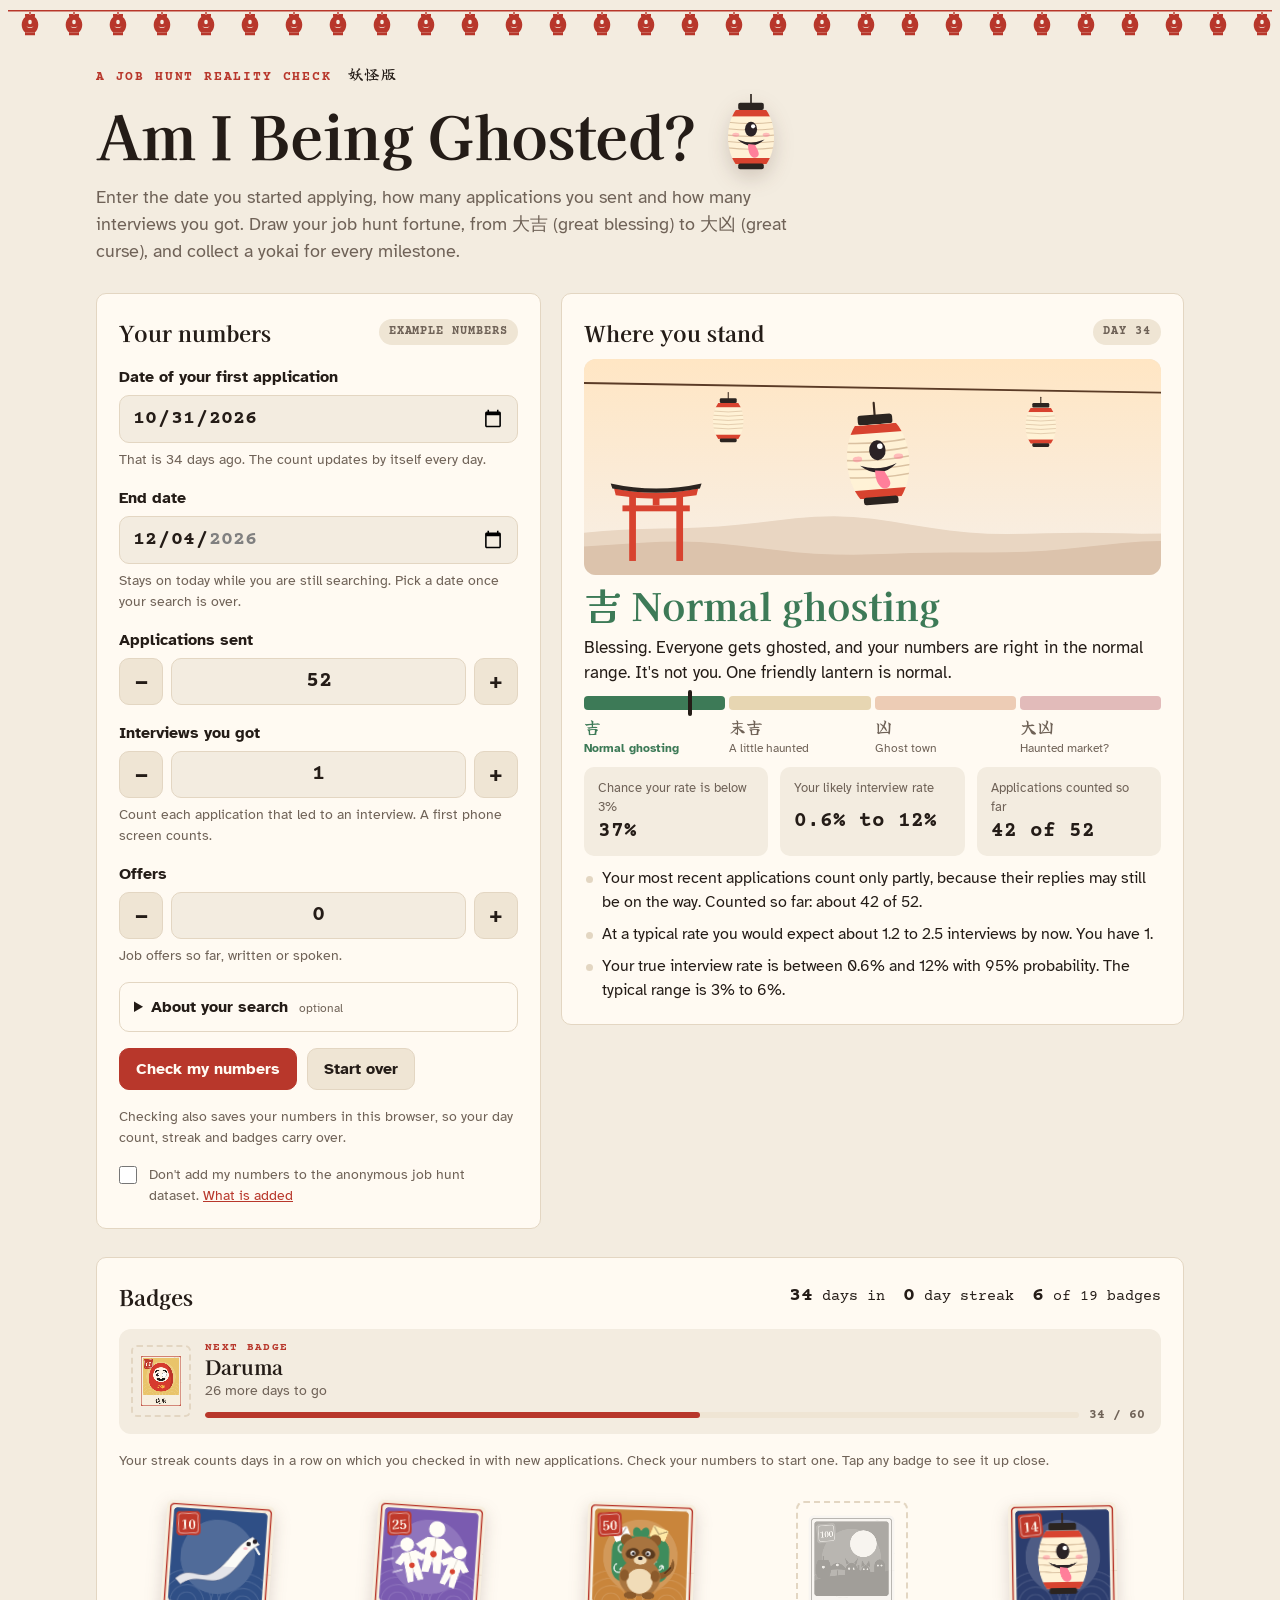
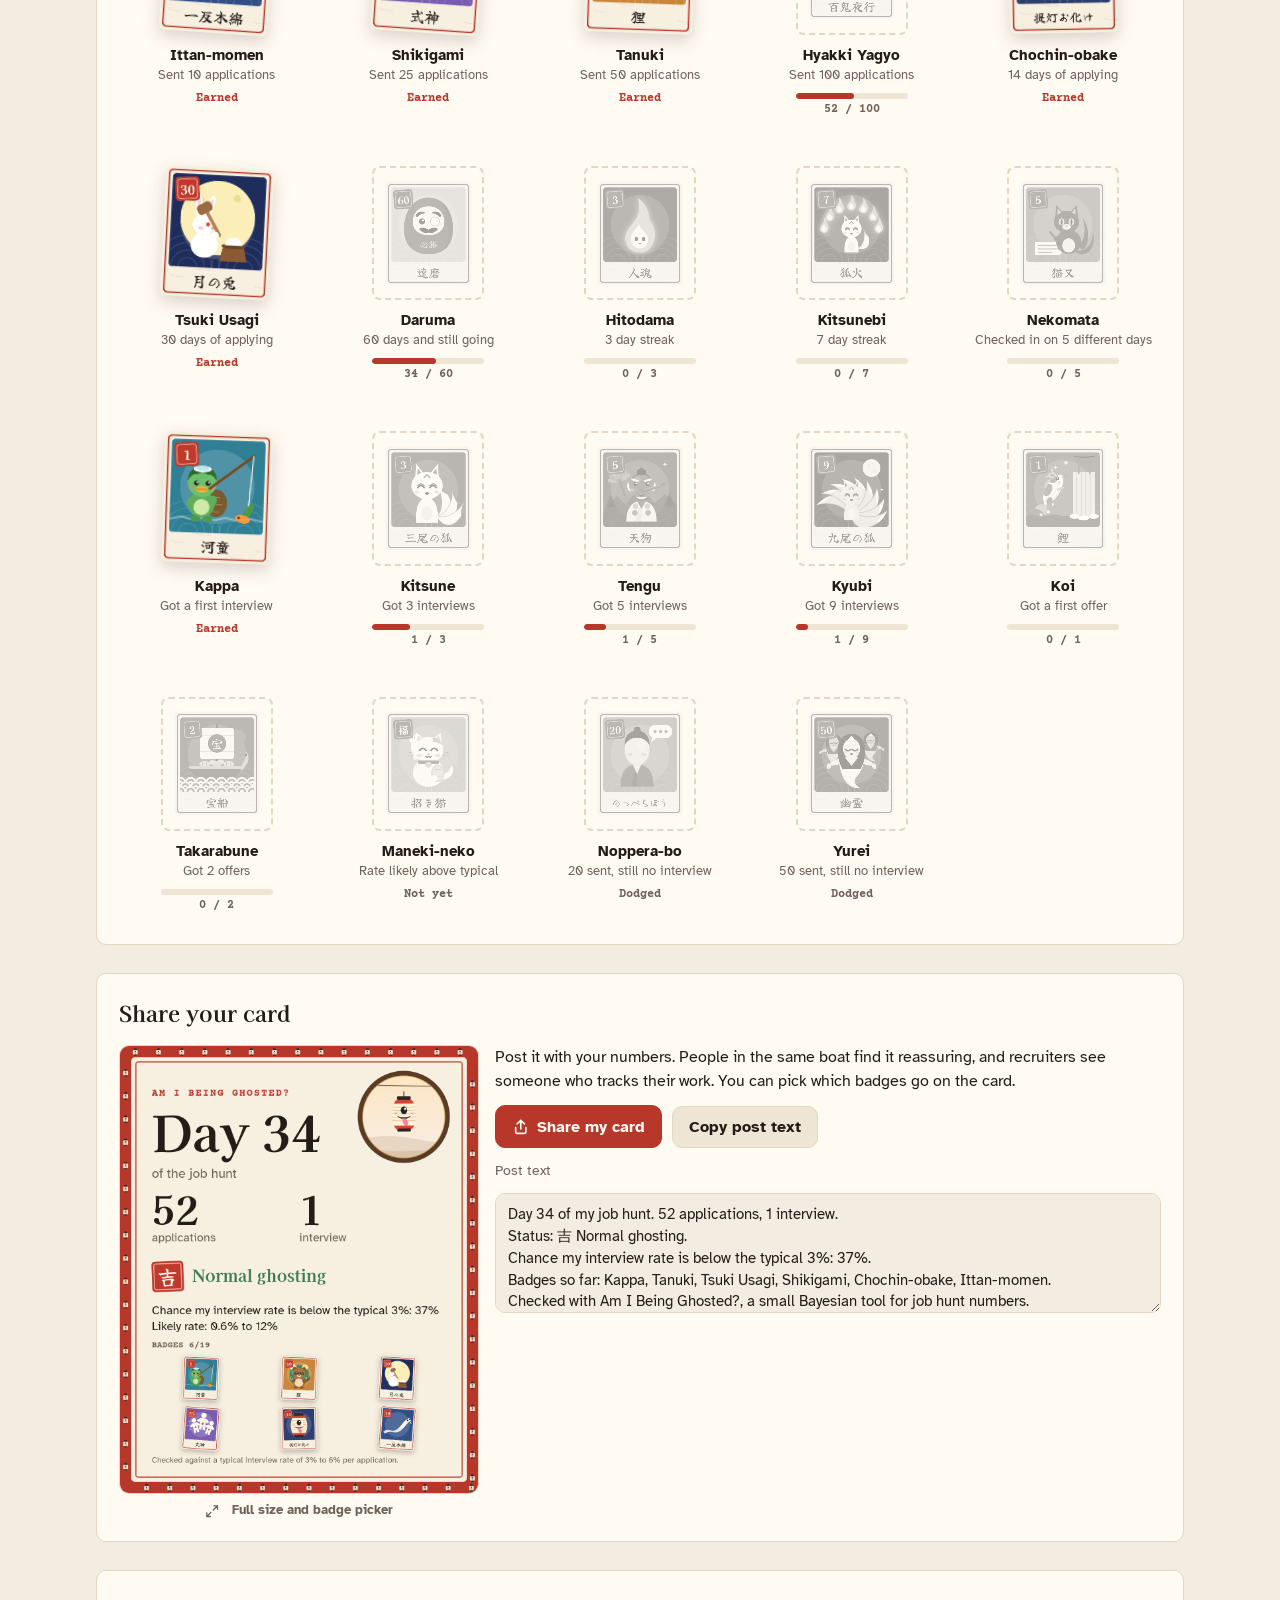
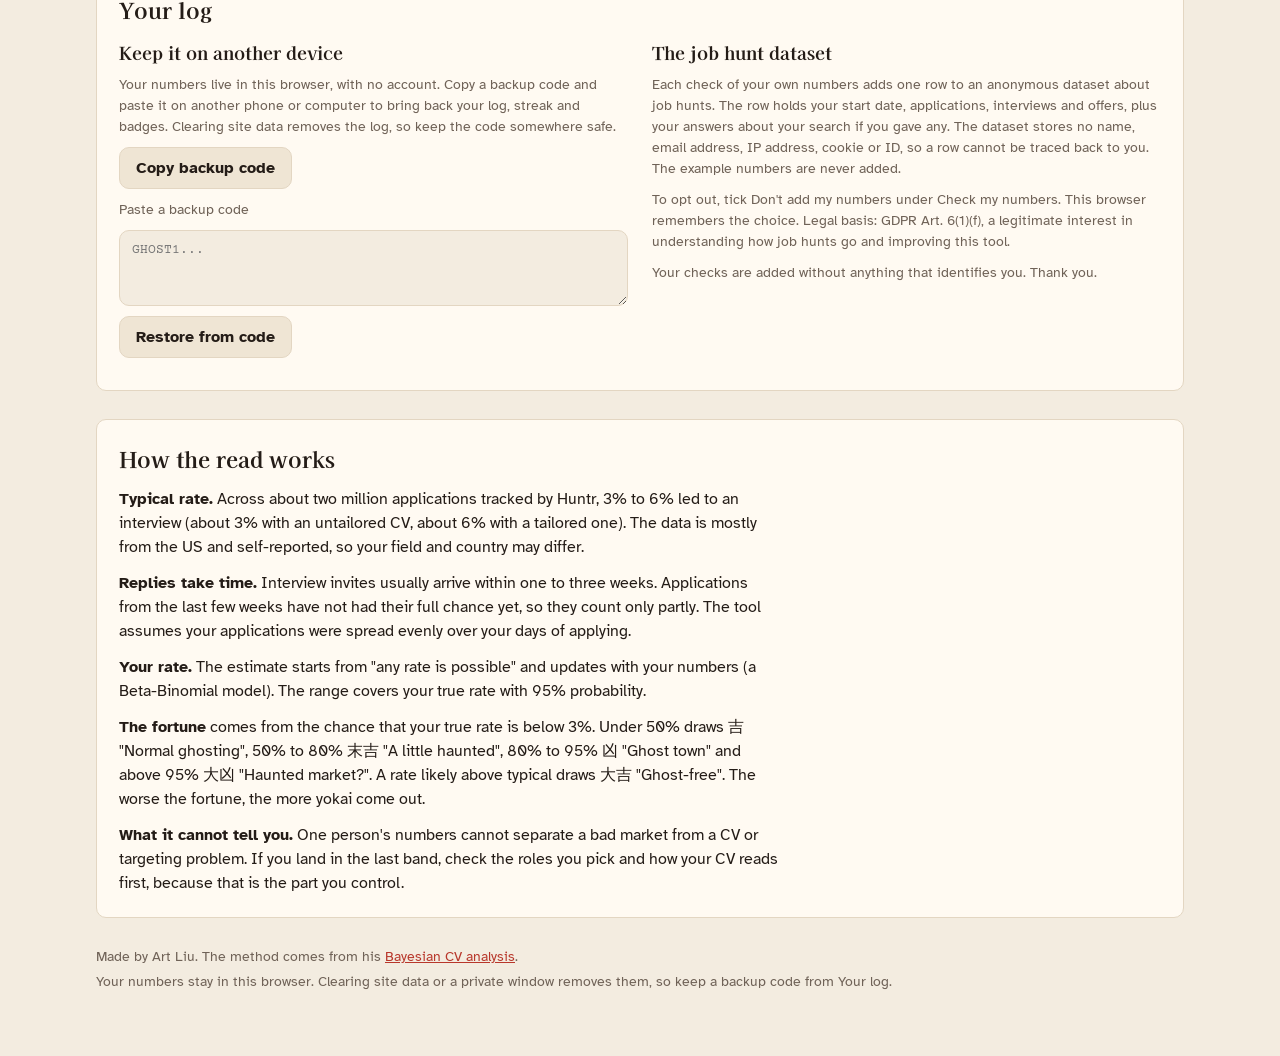
<file: docs/index.html>
<!doctype html>
<html lang="en">
<head>
<meta charset="utf-8">
<meta name="viewport" content="width=device-width, initial-scale=1">
<meta name="description" content="A Bayesian reality check for your job hunt. Enter your applications and interviews and find out whether the silence is ordinary ghosting.">
<meta property="og:title" content="Am I Being Ghosted? Yokai Edition">
<meta property="og:description" content="A Bayesian reality check for your job hunt. Enter your applications and interviews and find out whether the silence is ordinary ghosting.">
<meta property="og:type" content="website">
<script src="config.js"></script>
<title>Am I Being Ghosted? Yokai Edition</title>
<link rel="stylesheet" href="fonts/yokai.css">
<style>
/* Layout: a shrine fortune stall. A string of lanterns on top, inputs and the yokai scene side by side on wide screens, the yokai collection and share card below. */
:root {
  --paper: #f3ece0;
  --card: #fffaf2;
  --ink: #241c17;
  --muted: #6f6257;
  --line: #e3d6c2;
  --chip: #efe5d4;
  --accent: #b8372b;
  --tag: #b8372b;
  --on-red: #ffffff;
  --ok: #3d7a57;
  --quiet: #b0821f;
  --unusual: #c4612a;
  --bad: #9e2a3a;
  --great: #2b5c9b;
  --early: #7b7468;
  --display: "Kaisei Decol", "Hiragino Mincho ProN", "Yu Mincho", Georgia, serif;
  --brush: "Yuji Boku", "Kaisei Decol", "Hiragino Mincho ProN", "Yu Mincho", serif;
  --body: "Atkinson Hyperlegible", system-ui, -apple-system, "Segoe UI", sans-serif;
  --mono: "Courier Prime", "Courier New", ui-monospace, monospace;
  --radius: 10px;
  --shadow: rgba(60, 35, 20, .18);
  --locked: .4;
  --scrim: rgba(18, 10, 8, .98);
  --scrim-ink: #f6eee2;
  --scrim-muted: #c9bba8;
  --scrim-chip: rgba(255, 255, 255, .13);
  --scrim-track: rgba(255, 255, 255, .18);
  --stamp-drop: rgba(0, 0, 0, .5);
  --seal: #c0392b;
  --band: #b8372b;
}
@media (prefers-color-scheme: dark) {
  :root:not([data-theme="light"]) {
    --paper: #14100e;
    --card: #1f1916;
    --ink: #f2e9dc;
    --muted: #b3a796;
    --line: #352c26;
    --chip: #2a221e;
    --accent: #ef6a50;
    --tag: #ef6a50;
    --ok: #6cbf8c;
    --quiet: #e2b456;
    --unusual: #ee8c52;
    --bad: #ef6f7a;
    --great: #7fa9e6;
    --early: #a69c8e;
    --shadow: rgba(0, 0, 0, .55);
    --locked: .32;
    --seal: #d8432f;
    --band: #ef6a50;
    color-scheme: dark;
  }
}
:root[data-theme="dark"] {
  --paper: #14100e;
  --card: #1f1916;
  --ink: #f2e9dc;
  --muted: #b3a796;
  --line: #352c26;
  --chip: #2a221e;
  --accent: #ef6a50;
  --tag: #ef6a50;
  --ok: #6cbf8c;
  --quiet: #e2b456;
  --unusual: #ee8c52;
  --bad: #ef6f7a;
  --great: #7fa9e6;
  --early: #a69c8e;
  --shadow: rgba(0, 0, 0, .55);
  --locked: .32;
  --seal: #d8432f;
  --band: #ef6a50;
  color-scheme: dark;
}


* { box-sizing: border-box; }
[hidden] { display: none !important; }
body {
  background: var(--paper);
  color: var(--ink);
  font-family: var(--body);
  font-size: 16px;
  line-height: 1.5;
}
.wrap {
  max-width: 1120px;
  margin: 0 auto;
  padding-left: max(16px, env(safe-area-inset-left, 0px));
  padding-right: max(16px, env(safe-area-inset-right, 0px));
  padding-block: 28px 56px;
  display: grid;
  gap: 28px;
}
header { display: grid; gap: 6px; }
.eyebrow {
  font-family: var(--mono);
  font-weight: 700;
  font-size: 13px;
  letter-spacing: .14em;
  text-transform: uppercase;
  color: var(--accent);
}
h1 {
  font-family: var(--display);
  font-stretch: 112%;
  font-weight: 800;
  font-size: clamp(36px, 7vw, 60px);
  line-height: 1;
  margin: 0;
  text-wrap: balance;
}
.lede { margin: 4px 0 0; max-width: 60ch; color: var(--muted); font-size: 18px; }
h2 {
  font-family: var(--display);
  font-stretch: 105%;
  font-weight: 700;
  font-size: 22px;
  margin: 0;
  text-wrap: balance;
}
.grid2 { display: grid; gap: 20px; grid-template-columns: 1fr; }
@media (min-width: 820px) { .grid2 { grid-template-columns: 5fr 7fr; align-items: start; } }
.card {
  background: var(--card);
  border: 1px solid var(--line);
  border-radius: var(--radius);
  padding: 22px;
  display: grid;
  gap: 16px;
  min-width: 0;
}
.card-head { display: flex; align-items: center; justify-content: space-between; gap: 12px; flex-wrap: wrap; }
.pill {
  font-family: var(--mono);
  font-size: 12px;
  font-weight: 700;
  letter-spacing: .08em;
  text-transform: uppercase;
  padding: 4px 10px;
  border-radius: 999px;
  background: var(--chip);
  color: var(--muted);
}
.field { display: grid; gap: 6px; }
.field label { font-weight: 700; }
.field .hint { font-size: 14px; color: var(--muted); margin: 0; }
.stepper { display: grid; grid-template-columns: 44px 1fr 44px; gap: 8px; }
.stepper input {
  width: 100%;
  min-width: 0;
  font: 700 22px/1 var(--mono);
  text-align: center;
  padding: 10px 8px;
  border: 1px solid var(--line);
  border-radius: 10px;
  background: var(--paper);
  color: var(--ink);
  font-variant-numeric: tabular-nums;
}
.stepper input::-webkit-inner-spin-button, .stepper input::-webkit-outer-spin-button { -webkit-appearance: none; margin: 0; }
.stepper input[type=number] { -moz-appearance: textfield; appearance: textfield; }
.date {
  width: 100%;
  min-width: 0;
  font: 700 20px/1.2 var(--mono);
  padding: 10px 12px;
  border: 1px solid var(--line);
  border-radius: 10px;
  background: var(--paper);
  color: var(--ink);
}
.date-row { display: flex; flex-wrap: wrap; gap: 8px; align-items: center; }
.date-row .date { flex: 1 1 200px; }
.stepper button, .btn {
  font: 700 16px/1 var(--body);
  border-radius: 10px;
  border: 1px solid var(--line);
  background: var(--chip);
  color: var(--ink);
  cursor: pointer;
}
.stepper button { font-size: 22px; }
.btn { padding: 12px 16px; }
.btn.primary { background: var(--accent); border-color: var(--accent); color: var(--card); }
.btn:disabled { opacity: .5; cursor: default; }
button:focus-visible, input:focus-visible { outline: 3px solid var(--accent); outline-offset: 2px; }
.row { display: flex; gap: 10px; flex-wrap: wrap; align-items: center; }
.note { font-size: 14px; color: var(--muted); margin: 0; }
.error { color: var(--bad); font-weight: 700; margin: 0; }

.verdict { display: grid; gap: 10px; }
.status {
  justify-self: start;
  font-family: var(--display);
  font-stretch: 108%;
  font-weight: 800;
  font-size: clamp(26px, 4.6vw, 38px);
  line-height: 1.05;
  color: var(--lvl, var(--early));
  text-wrap: balance;
}
.status-msg { margin: 0; font-size: 17px; max-width: 58ch; }

.scene { display: block; width: 100%; aspect-ratio: 8 / 3; border-radius: 12px; background: var(--chip); }
@media (prefers-color-scheme: dark) { :root:not([data-theme="light"]) .scene { filter: brightness(.88) saturate(.95); } }
:root[data-theme="dark"] .scene { filter: brightness(.88) saturate(.95); }
.meter { display: grid; gap: 8px; }
.meter-track { position: relative; display: grid; grid-template-columns: repeat(4, 1fr); gap: 4px; }
.meter-seg { height: 14px; border-radius: 4px; opacity: .3; }
.meter-seg.on { opacity: 1; }
.seg-ok { background: var(--ok); }
.seg-quiet { background: var(--quiet); }
.seg-unusual { background: var(--unusual); }
.seg-bad { background: var(--bad); }
.meter-pin {
  position: absolute;
  top: -6px;
  width: 4px;
  height: 26px;
  margin-left: -2px;
  border-radius: 2px;
  background: var(--ink);
  transition: left .5s ease;
}
.meter-labels { display: grid; grid-template-columns: repeat(4, 1fr); gap: 4px; font-size: 12px; color: var(--muted); }
.meter-labels span { min-width: 0; display: grid; gap: 4px; align-content: start; }
.meter-ico { display: flex; gap: 1px; height: 18px; align-items: flex-end; color: var(--muted); font-style: normal; }
.meter-ico svg { height: 100%; width: auto; overflow: visible; }
.meter-labels span.on .meter-ico { color: var(--lvl, var(--ink)); }
.meter-labels span.on { color: var(--lvl, var(--ink)); font-weight: 700; }

.stats { display: grid; grid-template-columns: repeat(auto-fit, minmax(150px, 1fr)); gap: 12px; }
.stats.four { grid-template-columns: repeat(auto-fit, minmax(max(150px, calc(50% - 6px)), 1fr)); }
.stat { background: var(--paper); border-radius: 10px; padding: 12px 14px; display: grid; gap: 2px; min-width: 0; }
.stat .k { font-size: 13px; color: var(--muted); }
.stat .v { font: 700 21px/1.15 var(--mono); font-variant-numeric: tabular-nums; }
.opt { font: 400 12px/1 var(--body); color: var(--muted); margin-left: 6px; }
.sel { width: 100%; min-width: 0; font: 400 16px/1.2 var(--body); padding: 10px 12px; border: 1px solid var(--line); border-radius: 10px; background: var(--paper); color: var(--ink); }
.more { border: 1px solid var(--line); border-radius: 10px; padding: 0 14px; }
.more > summary { cursor: pointer; padding: 12px 0; font-weight: 700; }
.more[open] > summary { border-bottom: 1px solid var(--line); margin-bottom: 12px; }
.more-body { display: grid; gap: 12px; padding-bottom: 14px; }
.consent { display: grid; grid-template-columns: 20px minmax(0, 1fr); gap: 10px; align-items: start; font-size: 14px; color: var(--muted); cursor: pointer; }
.consent input { width: 18px; height: 18px; margin: 2px 0 0; accent-color: var(--accent); }
.consent a, .log-col a { color: var(--accent); }
.log-grid { display: grid; gap: 24px; }
@media (min-width: 820px) { .log-grid { grid-template-columns: 1fr 1fr; } }
.log-col { display: grid; gap: 10px; align-content: start; min-width: 0; }
.log-col h3 { margin: 0; font-family: var(--display); font-size: 18px; line-height: 1.2; }
.log-col p { margin: 0; max-width: 60ch; }
.log-col textarea { width: 100%; min-height: 76px; resize: vertical; font: 13px/1.4 var(--mono); padding: 10px 12px; border-radius: 10px; border: 1px solid var(--line); background: var(--paper); color: var(--ink); word-break: break-all; }
select:focus-visible, textarea:focus-visible, summary:focus-visible { outline: 3px solid var(--accent); outline-offset: 2px; }
.explain { display: grid; gap: 8px; margin: 0; padding: 0; list-style: none; }
.explain li { padding-left: 18px; position: relative; max-width: 64ch; }
.explain li::before { content: ""; position: absolute; left: 2px; top: .62em; width: 7px; height: 7px; border-radius: 50%; background: var(--line); }

.streakbar { display: flex; gap: 18px; flex-wrap: wrap; font-family: var(--mono); font-size: 15px; }
.streakbar b { font-size: 20px; font-variant-numeric: tabular-nums; }

/* badge album: every badge is a postage stamp, locked ones wait in a dashed slot */
.next { appearance: none; width: 100%; margin: 0; border: 0; font: inherit; color: inherit; text-align: left; cursor: zoom-in;
  display: grid; grid-template-columns: 60px minmax(0, 1fr); gap: 14px; align-items: center; padding: 12px 16px 12px 12px; border-radius: 12px; background: var(--paper); }
.next:hover { background: var(--chip); }
.next-slot { width: 60px; aspect-ratio: 5 / 6; border: 2px dashed var(--line); border-radius: 6px; display: grid; place-items: center; }
.next-slot canvas { width: 80%; height: 80%; display: block; }
.next-body { display: grid; gap: 2px; min-width: 0; }
.next-k { font: 700 11px/1.2 var(--mono); letter-spacing: .12em; text-transform: uppercase; color: var(--accent); }
.next-t { font-family: var(--display); font-stretch: 105%; font-weight: 800; font-size: 20px; line-height: 1.1; }
.next-d { font-size: 14px; color: var(--muted); }
.next-row { display: flex; align-items: center; gap: 10px; margin-top: 6px; }
.next-row .bar { flex: 1; }
.next-n { font: 700 13px/1 var(--mono); color: var(--muted); font-variant-numeric: tabular-nums; white-space: nowrap; }

.badges { display: grid; grid-template-columns: repeat(3, minmax(0, 1fr)); gap: 28px 10px; padding-top: 6px; }
@media (min-width: 720px) { .badges { grid-template-columns: repeat(5, minmax(0, 1fr)); gap: 32px 16px; } }
.badges > div { display: grid; min-width: 0; }
.badge { appearance: none; margin: 0; padding: 8px 4px 10px; border: 0; border-radius: 12px; background: none; color: inherit; font: inherit; cursor: zoom-in;
  display: grid; justify-items: center; align-content: start; gap: 3px; text-align: center; min-width: 0; width: 100%; }
.badge:focus-visible, .next:focus-visible { outline: 3px solid var(--accent); outline-offset: 2px; }
.badge.locked:hover .slot { border-color: var(--accent); }
.slot { position: relative; width: min(112px, 100%); aspect-ratio: 5 / 6; margin-bottom: 8px; display: grid; place-items: center; }
.slot canvas { display: block; width: 100%; height: 100%; }
.badge.locked .slot { border: 2px dashed var(--line); border-radius: 8px; }
.badge.locked .slot canvas { width: 82%; height: 82%; filter: grayscale(1); opacity: var(--locked); }
.badge.earned .slot canvas { transform: rotate(var(--tilt, 0deg)); filter: drop-shadow(0 6px 8px var(--shadow)); transition: transform .25s cubic-bezier(.3, 1.4, .5, 1); }
.badge.earned:hover .slot canvas { transform: rotate(0deg) translateY(-4px) scale(1.05); }
.new-tag { position: absolute; top: -8px; right: -6px; padding: 4px 8px; border-radius: 999px; background: var(--tag); color: var(--on-red); font: 700 11px/1 var(--mono); letter-spacing: .1em; text-transform: uppercase; transform: rotate(8deg); box-shadow: 0 2px 6px var(--shadow); }
.bt { font-weight: 700; font-size: 15px; line-height: 1.2; }
.bd { font-size: 13px; line-height: 1.3; color: var(--muted); }
.bm { margin-top: 5px; font: 700 12px/1.2 var(--mono); color: var(--accent); }
.badge.locked .bm { color: var(--muted); }
.bp { width: min(112px, 100%); display: grid; gap: 5px; margin-top: 6px; }
.bp span { font: 700 12px/1 var(--mono); color: var(--muted); font-variant-numeric: tabular-nums; }
.bar { display: block; height: 6px; border-radius: 999px; background: var(--chip); overflow: hidden; }
.bar i { display: block; height: 100%; width: 0; border-radius: inherit; background: var(--accent); }
@media (max-width: 719px) { .bm, .bp span { font-size: 11px; } }

.share { display: grid; gap: 16px; }
@media (min-width: 820px) { .share { grid-template-columns: 360px 1fr; align-items: start; } }
.share img { width: 100%; max-width: 360px; border-radius: 10px; border: 1px solid var(--line); background: var(--paper); }
.share textarea {
  width: 100%; min-height: 120px; resize: vertical;
  font: 15px/1.45 var(--body); padding: 10px 12px;
  border-radius: 10px; border: 1px solid var(--line);
  background: var(--paper); color: var(--ink);
}
.how { display: grid; gap: 12px; }
.how p { margin: 0; max-width: 66ch; }
footer { font-size: 14px; color: var(--muted); display: grid; gap: 4px; }
footer a { color: var(--accent); }
.danger-ok { color: var(--bad); border-color: var(--bad); }
/* results waiting for a new check */
.verdict.stale > :not(.stale-note) { opacity: .35; }
.stale-note { margin: 0; padding: 10px 12px; border-radius: 10px; background: var(--chip); font-weight: 700; }

/* reply letter reveal */
.reveal {
  position: fixed; inset: 0; z-index: 50;
  display: flex; flex-direction: column;
  overflow-y: auto; overscroll-behavior: contain;
  padding: max(56px, env(safe-area-inset-top, 0px)) max(16px, env(safe-area-inset-right, 0px)) max(24px, env(safe-area-inset-bottom, 0px)) max(16px, env(safe-area-inset-left, 0px));
}
.reveal::before { content: ""; position: fixed; inset: 0; background: var(--paper); opacity: .96; }
.rv-skip { position: fixed; z-index: 3; top: max(12px, env(safe-area-inset-top, 0px)); right: max(16px, env(safe-area-inset-right, 0px)); }
.rv-stage { position: relative; z-index: 1; margin: auto; width: min(420px, 100%); display: grid; gap: 18px; justify-items: center; }
.rv-letter {
  position: relative; width: 100%;
  background: var(--card); border: 1px solid var(--line); border-radius: 8px;
  padding: 22px 20px 20px; box-shadow: 0 18px 40px var(--shadow);
  display: grid; gap: 8px;
}
.rv-label { display: flex; gap: 8px; align-items: center; flex-wrap: wrap; font: 700 12px/1.2 var(--mono); letter-spacing: .12em; text-transform: uppercase; color: var(--accent); padding-right: 92px; }
.rv-title { font-family: var(--display); font-stretch: 110%; font-weight: 800; font-size: 30px; line-height: 1.05; margin: 2px 0 0; padding-right: 92px; text-wrap: balance; }
.rv-nums { margin: 0; font: 700 16px/1.35 var(--mono); padding-right: 84px; font-variant-numeric: tabular-nums; }
.rv-msg { margin: 6px 0 0; font-size: 16px; }
.rv-stamps-label { font: 700 12px/1 var(--mono); letter-spacing: .12em; text-transform: uppercase; color: var(--muted); margin-top: 6px; }
.rv-stamps { display: flex; flex-wrap: wrap; gap: 16px 14px; margin-top: 12px; }
.rv-stamp { appearance: none; margin: 0; padding: 0; border: 0; background: none; color: inherit; font: inherit; cursor: zoom-in; width: 86px; display: grid; gap: 8px; justify-items: center; text-align: center; border-radius: 8px; }
.rv-stamp:focus-visible { outline: 3px solid var(--accent); outline-offset: 3px; }
.rv-stamp canvas { width: 84px; height: 100.8px; display: block; filter: drop-shadow(0 5px 7px var(--shadow)); }
.rv-stamps.big { gap: 16px 22px; }
.rv-stamps.big .rv-stamp { width: 124px; }
.rv-stamps.big .rv-stamp canvas { width: 116px; height: 139.2px; }
.rv-stamp span { font-size: 12px; line-height: 1.2; font-weight: 700; }
.rv-stamps.big .rv-stamp span { font-size: 14px; }
.rv-confetti { position: fixed; inset: 0; width: 100%; height: 100%; z-index: 2; pointer-events: none; }
.rv-more { margin: 12px 0 0; font-size: 13px; color: var(--muted); }
.rv-postmark {
  position: absolute; top: -20px; right: -8px; width: 108px; height: 108px; border-radius: 50%;
  border: 4px double var(--lvl, var(--accent)); color: var(--lvl, var(--accent)); background: var(--card);
  display: grid; align-content: center; justify-items: center; gap: 5px; padding: 10px; text-align: center;
  transform: rotate(-10deg);
}
.rv-pm-date { font: 700 10px/1 var(--mono); letter-spacing: .08em; }
.rv-pm-big:empty { display: none; }
.rv-pm-status { font-family: var(--display); font-stretch: 80%; font-weight: 800; font-size: 13px; line-height: 1.05; text-transform: uppercase; }
.rv-env {
  position: absolute; inset: 0; margin: auto; z-index: 2; pointer-events: none;
  width: min(320px, 82vw); height: calc(min(320px, 82vw) / 1.6);
  perspective: 900px;
}
.rv-env-body { position: absolute; inset: 0; box-shadow: 0 16px 36px var(--shadow); }
.rv-flap { position: absolute; left: 8px; right: 8px; top: 8px; height: 56%; clip-path: polygon(0 0, 100% 0, 50% 100%); transform-origin: 50% 0; }
/* badge viewer: one stamp, big, on a dark scrim */
.viewer {
  position: fixed; inset: 0; z-index: 60;
  display: flex; flex-direction: column;
  overflow-y: auto; overscroll-behavior: contain;
  padding: max(64px, env(safe-area-inset-top, 0px)) max(16px, env(safe-area-inset-right, 0px)) max(24px, env(safe-area-inset-bottom, 0px)) max(16px, env(safe-area-inset-left, 0px));
}
.viewer::before { content: ""; position: fixed; inset: 0; background: var(--scrim); }
.vw-close { position: fixed; z-index: 2; top: max(12px, env(safe-area-inset-top, 0px)); right: max(16px, env(safe-area-inset-right, 0px)); }
.vw-body { position: relative; z-index: 1; margin: auto; width: min(420px, 100%); display: grid; justify-items: center; gap: 20px; text-align: center; color: var(--scrim-ink); }
.vw-stage { width: min(260px, 64vw); aspect-ratio: 5 / 6; perspective: 900px; touch-action: pan-y; cursor: grab; }
.vw-fly { width: 100%; height: 100%; }
.vw-tilt { position: relative; width: 100%; height: 100%; transform: rotateX(var(--rx, 0deg)) rotateY(var(--ry, 0deg)); transition: transform .18s ease-out; }
.vw-tilt canvas { display: block; width: 100%; height: 100%; filter: drop-shadow(0 22px 30px var(--stamp-drop)); }
.vw-sheen { position: absolute; inset: 6.25% 7.5%; pointer-events: none; mix-blend-mode: soft-light;
  background: radial-gradient(circle at var(--mx, 30%) var(--my, 20%), rgba(255, 255, 255, .8), rgba(255, 255, 255, 0) 55%); }
.viewer.locked .vw-tilt canvas { filter: grayscale(1) brightness(.55) drop-shadow(0 22px 30px var(--stamp-drop)); }
.viewer.locked .vw-sheen { display: none; }
.vw-info { display: grid; gap: 8px; justify-items: center; }
.vw-k { font: 700 12px/1.2 var(--mono); letter-spacing: .14em; text-transform: uppercase; color: var(--scrim-muted); }
.vw-title { margin: 0; font-family: var(--display); font-stretch: 110%; font-weight: 800; font-size: clamp(28px, 7vw, 38px); line-height: 1.05; text-wrap: balance; }
.vw-d { margin: 0; font-size: 16px; color: var(--scrim-muted); }
.vw-flavor { margin: 4px 0 0; max-width: 34ch; font-size: 18px; line-height: 1.45; text-wrap: balance; }
.vw-story { width: min(420px, 100%); margin-top: 6px; padding: 12px 16px 14px; border-radius: 12px; background: var(--scrim-chip); text-align: left; display: grid; gap: 6px; }
.vw-story-k { font: 700 11px/1.2 var(--mono); letter-spacing: .14em; text-transform: uppercase; color: var(--scrim-muted); }
.vw-story p { margin: 0; font-size: 15px; line-height: 1.55; }
.vw-status { margin-top: 4px; padding: 6px 14px; border-radius: 999px; background: var(--scrim-chip); font: 700 14px/1.2 var(--mono); }
.vw-prog { width: min(280px, 100%); display: grid; gap: 7px; justify-items: center; }
.vw-prog .bar { width: 100%; height: 8px; background: var(--scrim-track); }
.vw-prog .bar i { background: var(--scrim-ink); }
.vw-prog span { font-size: 15px; color: var(--scrim-muted); }
.vw-nav { display: flex; gap: 10px; }
h2[tabindex="-1"]:focus { outline: none; }
@media (prefers-reduced-motion: reduce) { .meter-pin, .badge.earned .slot canvas, .vw-tilt { transition: none; } }
.ico { width: 1.1em; height: 1.1em; vertical-align: -.2em; margin-right: 7px; }
.btn.sm { padding: 7px 12px; font-size: 14px; }
.head-r { display: flex; align-items: center; gap: 8px; }
.card-open { appearance: none; position: relative; display: block; width: 100%; max-width: 360px; margin: 0; padding: 0; border: 0; border-radius: 10px; background: none; cursor: zoom-in; }
.card-open:focus-visible { outline: 3px solid var(--accent); outline-offset: 3px; }
.card-open img { display: block; }
.card-open-hint { display: flex; align-items: center; justify-content: center; gap: 6px; margin-top: 8px; font: 700 13px/1.3 var(--body); color: var(--muted); }
.card-open:hover .card-open-hint { color: var(--accent); }
.rv-actions { display: flex; flex-wrap: wrap; gap: 10px; justify-content: center; }
/* share sheet: the whole card, which badges go on it, and the ways out */
.sharer {
  position: fixed; inset: 0; z-index: 70;
  display: flex; flex-direction: column;
  overflow-y: auto; overscroll-behavior: contain;
  padding: max(60px, env(safe-area-inset-top, 0px)) max(16px, env(safe-area-inset-right, 0px)) max(24px, env(safe-area-inset-bottom, 0px)) max(16px, env(safe-area-inset-left, 0px));
}
.sharer::before { content: ""; position: fixed; inset: 0; background: linear-gradient(var(--scrim), var(--scrim)), var(--scrim); }
.sr-close { position: fixed; z-index: 2; top: max(12px, env(safe-area-inset-top, 0px)); right: max(16px, env(safe-area-inset-right, 0px)); }
.sr-body { position: relative; z-index: 1; margin: auto; width: min(1000px, 100%); display: grid; gap: 22px; color: var(--scrim-ink); }
@media (min-width: 860px) { .sr-body { grid-template-columns: auto minmax(300px, 1fr); align-items: start; } }
.sr-card { display: grid; justify-items: center; }
.sr-card img { display: block; width: min(100%, 520px, calc((100vh - 110px) * .8)); height: auto; border-radius: 12px; box-shadow: 0 24px 50px rgba(0, 0, 0, .45); }
.sr-side { display: grid; gap: 14px; align-content: start; min-width: 0; }
.sr-head { display: flex; align-items: center; gap: 10px; flex-wrap: wrap; }
.sr-title { font-family: var(--display); font-stretch: 108%; font-weight: 800; font-size: clamp(24px, 5vw, 30px); line-height: 1.1; margin: 0; }
.sr-actions { display: flex; flex-wrap: wrap; gap: 10px; }
.sr-note { margin: 0; min-height: 1.4em; font-size: 15px; color: var(--scrim-muted); }
.sr-note a { color: var(--scrim-ink); }
.sr-text { width: 100%; min-height: 110px; font: 14px/1.45 var(--body); padding: 10px 12px; border-radius: 10px; border: 0; background: var(--scrim-chip); color: var(--scrim-ink); }
.sr-pick { display: grid; gap: 10px; padding-top: 4px; }
.sr-pick-head { display: flex; align-items: baseline; gap: 12px; flex-wrap: wrap; }
.sr-pick-k { font: 700 12px/1.2 var(--mono); letter-spacing: .12em; text-transform: uppercase; color: var(--scrim-muted); }
.sr-pick-n { font: 700 13px/1 var(--mono); color: var(--scrim-muted); font-variant-numeric: tabular-nums; }
.sr-link { appearance: none; margin: 0; padding: 2px 0; border: 0; background: none; color: var(--scrim-ink); font: 700 14px/1.2 var(--body); text-decoration: underline; text-underline-offset: 3px; cursor: pointer; }
.sr-chips { display: grid; grid-template-columns: repeat(auto-fill, minmax(70px, 1fr)); gap: 8px; }
.sr-chip { appearance: none; position: relative; margin: 0; padding: 6px 4px 7px; border: 2px solid transparent; border-radius: 12px; background: var(--scrim-chip); color: var(--scrim-ink); font: 700 11px/1.15 var(--body); cursor: pointer; display: grid; justify-items: center; gap: 5px; text-align: center; min-width: 0; }
.sr-chip canvas { width: 44px; height: 52.8px; display: block; }
.sr-chip span { overflow-wrap: anywhere; }
.sr-chip[aria-pressed="true"] { border-color: var(--scrim-ink); }
.sr-chip[aria-pressed="true"]::after { content: "✓"; position: absolute; top: -7px; right: -6px; width: 20px; height: 20px; border-radius: 50%; display: grid; place-items: center; background: var(--scrim-ink); color: #1a1412; font: 700 12px/1 var(--body); }
.sr-chip[aria-pressed="false"] canvas { filter: grayscale(1); opacity: .35; }
.sr-chip[aria-pressed="false"] { color: var(--scrim-muted); }
.sr-chip:focus-visible, .sr-link:focus-visible { outline: 3px solid var(--scrim-ink); outline-offset: 2px; }
.stripe {
  height: 30px;
  margin-top: 4px;
  background: var(--band);
  -webkit-mask: url("data:image/svg+xml,%3Csvg xmlns='http://www.w3.org/2000/svg' viewBox='0 0 44 30'%3E%3Cpath fill-rule='evenodd' d='M0 2 H44 V3.4 H0 Z M21.3 3 H22.7 V6.4 H21.3 Z M17 6 H27 V8.8 H17 Z M17.6 8.8 C12.4 12.4 12.4 21.2 17.6 24.8 H26.4 C31.6 21.2 31.6 12.4 26.4 8.8 Z M17 24.6 H27 V27.2 H17 Z M20.2 14 a1.8 2.3 0 1 0 3.6 0 a1.8 2.3 0 1 0 -3.6 0 Z M18.4 18.6 Q22 21.6 25.6 18.6 Q22 19.9 18.4 18.6 Z'/%3E%3C/svg%3E") left top / 44px 30px repeat-x;
  mask: url("data:image/svg+xml,%3Csvg xmlns='http://www.w3.org/2000/svg' viewBox='0 0 44 30'%3E%3Cpath fill-rule='evenodd' d='M0 2 H44 V3.4 H0 Z M21.3 3 H22.7 V6.4 H21.3 Z M17 6 H27 V8.8 H17 Z M17.6 8.8 C12.4 12.4 12.4 21.2 17.6 24.8 H26.4 C31.6 21.2 31.6 12.4 26.4 8.8 Z M17 24.6 H27 V27.2 H17 Z M20.2 14 a1.8 2.3 0 1 0 3.6 0 a1.8 2.3 0 1 0 -3.6 0 Z M18.4 18.6 Q22 21.6 25.6 18.6 Q22 19.9 18.4 18.6 Z'/%3E%3C/svg%3E") left top / 44px 30px repeat-x;
}
.eyebrow .jp { font: 400 15px/1 var(--brush); letter-spacing: .1em; margin-left: 6px; color: var(--ink); }
h1 { font-weight: 700; letter-spacing: -.01em; }
.title-row { display: flex; align-items: center; gap: 14px; }
.mascot { flex: none; width: clamp(50px, 9vw, 80px); height: auto; overflow: visible; transform-origin: 50% 0; filter: drop-shadow(0 8px 10px var(--shadow)); animation: swing 3.4s ease-in-out infinite; }
.mascot .m-cord { stroke: var(--ink); stroke-width: 2; }
.mascot .m-cap { fill: #2b2420; }
.mascot .m-paper { fill: #fff2d6; }
.mascot .m-band { fill: #d8432f; }
.mascot .m-rib { fill: none; stroke: rgba(150, 100, 60, .35); stroke-width: 1.4; }
.mascot .m-ink { fill: #2a2225; }
.mascot .m-hi { fill: #ffffff; }
.mascot .m-tongue { fill: #ff7f9a; }
.mascot .m-blush { fill: rgba(255, 120, 150, .45); }
@keyframes swing { 0%, 100% { transform: rotate(-7deg); } 50% { transform: rotate(7deg); } }
.status { font-weight: 700; }
.vw-title, .rv-title, .next-t, h2 { font-weight: 700; }
.meter-ico.jp { font: 400 17px/1 var(--brush); height: auto; color: var(--muted); }
.meter-labels span.on .meter-ico.jp { color: var(--lvl, var(--ink)); }
.rv-env-body { background: var(--card); border: 2px solid var(--accent); }
.rv-env-body::before { content: ""; position: absolute; top: 0; bottom: 0; right: 44px; width: 3px; background: var(--accent); opacity: .6; }
.kuji { position: absolute; right: 12px; top: 50%; transform: translateY(-50%); writing-mode: vertical-rl; font: 400 20px/1.1 var(--brush); color: var(--accent); letter-spacing: .12em; }
.rv-env-to { position: absolute; left: 14px; bottom: 12px; font: 700 13px/1.2 var(--mono); letter-spacing: .06em; color: var(--muted); }
.rv-flap { background: var(--chip); }
.rv-postmark { border-radius: 12px; border: 0; background: var(--seal); color: #fffaf0; box-shadow: inset 0 0 0 4px var(--seal), inset 0 0 0 6px rgba(255, 255, 255, .6); gap: 3px; }
.rv-pm-date { font-size: 9px; opacity: .85; }
.rv-pm-big { font: 400 34px/1 var(--brush); }
.rv-pm-status { font-family: var(--body); font-stretch: normal; font-weight: 700; font-size: 10px; line-height: 1.1; text-transform: none; }
@media (prefers-reduced-motion: reduce) { .mascot { animation: none; } }

</style>

<div class="stripe" aria-hidden="true"></div>
<div class="wrap">
  <header>
    <div class="eyebrow">A job hunt reality check <span class="jp">妖怪版</span></div>
    <div class="title-row">
      <h1>Am I Being Ghosted?</h1>
      <svg class="mascot" viewBox="0 0 100 100" aria-hidden="true">
        <defs><clipPath id="lantern-clip"><path d="M31 20 C18 38 18 70 31 88 L69 88 C82 70 82 38 69 20 Z"/></clipPath></defs>
        <path class="m-cord" d="M50 0 V13"/>
        <rect class="m-cap" x="34" y="11" width="32" height="9" rx="2.5"/>
        <path class="m-paper" d="M31 20 C18 38 18 70 31 88 L69 88 C82 70 82 38 69 20 Z"/>
        <g clip-path="url(#lantern-clip)">
          <rect class="m-band" x="0" y="20" width="100" height="8"/><rect class="m-band" x="0" y="80" width="100" height="8"/>
          <path class="m-rib" d="M18 35 Q50 39 82 35 M18 43 Q50 47 82 43 M18 51 Q50 55 82 51 M18 59 Q50 63 82 59 M18 67 Q50 71 82 67"/>
        </g>
        <rect class="m-cap" x="34" y="87" width="32" height="7" rx="2.5"/>
        <ellipse class="m-ink" cx="50" cy="44" rx="7.6" ry="9.2"/><circle class="m-hi" cx="52.6" cy="40.4" r="2.6"/>
        <path class="m-ink" d="M33 57 Q50 72 67 57 Q50 64 33 57 Z"/>
        <path class="m-tongue" d="M46.5 62.5 C45.5 75 52 83 58 78.5 C62 75 58 70 55 63.5 Z"/>
        <ellipse class="m-blush" cx="31" cy="51" rx="4.4" ry="2.6"/><ellipse class="m-blush" cx="69" cy="51" rx="4.4" ry="2.6"/>
      </svg>
    </div>
    <p class="lede">Enter the date you started applying, how many applications you sent and how many interviews you got. Draw your job hunt fortune, from 大吉 (great blessing) to 大凶 (great curse), and collect a yokai for every milestone.</p>
  </header>

  <div class="grid2">
    <section class="card" aria-labelledby="in-h">
      <div class="card-head">
        <h2 id="in-h">Your numbers</h2>
        <span class="pill" id="mode-pill">Example numbers</span>
      </div>
      <div class="field">
        <label for="start">Date of your first application</label>
        <input id="start" class="date" type="date">
        <p class="hint" id="start-hint">The day count updates by itself every day.</p>
      </div>
      <div class="field">
        <label for="end">End date</label>
        <div class="date-row">
          <input id="end" class="date" type="date">
          <button type="button" class="btn sm" id="end-today" hidden>Today</button>
        </div>
        <p class="hint" id="end-hint">Stays on today while you are still searching. Pick a date once your search is over.</p>
      </div>
      <div class="field">
        <label for="apps">Applications sent</label>
        <div class="stepper">
          <button type="button" data-step="apps" data-d="-1" aria-label="One application less">−</button>
          <input id="apps" type="number" inputmode="numeric" min="0" max="5000" step="1">
          <button type="button" data-step="apps" data-d="1" aria-label="One application more">+</button>
        </div>
      </div>
      <div class="field">
        <label for="ints">Interviews you got</label>
        <div class="stepper">
          <button type="button" data-step="ints" data-d="-1" aria-label="One interview less">−</button>
          <input id="ints" type="number" inputmode="numeric" min="0" max="5000" step="1">
          <button type="button" data-step="ints" data-d="1" aria-label="One interview more">+</button>
        </div>
        <p class="hint">Count each application that led to an interview. A first phone screen counts.</p>
      </div>
      <div class="field">
        <label for="offers">Offers</label>
        <div class="stepper">
          <button type="button" data-step="offers" data-d="-1" aria-label="One offer less">−</button>
          <input id="offers" type="number" inputmode="numeric" min="0" max="5000" step="1">
          <button type="button" data-step="offers" data-d="1" aria-label="One offer more">+</button>
        </div>
        <p class="hint">Job offers so far, written or spoken.</p>
      </div>
      <details class="more" id="more">
        <summary>About your search <span class="opt">optional</span></summary>
        <div class="more-body">
          <div class="field">
            <label for="market">Where you are applying</label>
            <select id="market" class="sel">
              <option value="">Choose</option><option value="de">Germany</option><option value="eu">Elsewhere in the EU</option>
              <option value="uk">United Kingdom</option><option value="us">United States</option><option value="other">Somewhere else</option>
            </select>
          </div>
          <div class="field">
            <label for="field">Your field</label>
            <select id="field" class="sel">
              <option value="">Choose</option><option value="data">Data and analytics</option><option value="software">Software and IT</option>
              <option value="product">Product and design</option><option value="business">Business, finance and consulting</option>
              <option value="marketing">Marketing, sales and communications</option><option value="engineering">Engineering and science</option>
              <option value="other">Something else</option>
            </select>
          </div>
          <div class="field">
            <label for="channel">How you mostly apply</label>
            <select id="channel" class="sel">
              <option value="">Choose</option><option value="cold">Mostly cold applications</option><option value="mix">A mix</option>
              <option value="referral">Mostly referrals or recruiters</option>
            </select>
          </div>
        </div>
      </details>
      <p class="error" id="err" hidden></p>
      <div class="row">
        <button type="button" class="btn primary" id="save">Check my numbers</button>
        <button type="button" class="btn" id="reset">Start over</button>
      </div>
      <p class="note" id="save-note">Checking also saves your numbers in this browser, so your day count, streak and badges carry over.</p>
      <label class="consent" for="no-log">
        <input type="checkbox" id="no-log">
        <span>Don't add my numbers to the anonymous job hunt dataset. <a href="#log-h">What is added</a></span>
      </label>
    </section>

    <section class="card verdict" id="verdict" aria-labelledby="out-h" aria-live="polite">
      <div class="card-head">
        <h2 id="out-h" tabindex="-1">Where you stand</h2>
        <div class="head-r"><button type="button" class="btn sm" id="vd-share" hidden><svg class="ico" viewBox="0 0 24 24" aria-hidden="true"><path d="M12 3v12M7 8l5-5 5 5M5 13v6a2 2 0 0 0 2 2h10a2 2 0 0 0 2-2v-6" fill="none" stroke="currentColor" stroke-width="2.2" stroke-linecap="round" stroke-linejoin="round"/></svg>Share</button><span class="pill" id="day-pill">Day 0</span></div>
      </div>
      <canvas class="scene" id="scene" aria-hidden="true"></canvas>
      <p class="stale-note" id="stale-note" hidden>Your numbers changed. Press Check my numbers to see the new read.</p>
      <div class="status" id="status">Ready when you are</div>
      <p class="status-msg" id="status-msg">Enter your numbers to see where you stand.</p>
      <div class="meter" id="meter">
        <div class="meter-track" aria-hidden="true">
          <div class="meter-seg seg-ok"></div>
          <div class="meter-seg seg-quiet"></div>
          <div class="meter-seg seg-unusual"></div>
          <div class="meter-seg seg-bad"></div>
          <div class="meter-pin" id="pin" style="left:0%"></div>
        </div>
        <div class="meter-labels" aria-hidden="true">
<span><i class="meter-ico jp">吉</i>Normal ghosting</span><span><i class="meter-ico jp">末吉</i>A little haunted</span><span><i class="meter-ico jp">凶</i>Ghost town</span><span><i class="meter-ico jp">大凶</i>Haunted market?</span>
        </div>
      </div>
      <div class="stats">
        <div class="stat"><span class="k">Chance your rate is below 3%</span><span class="v" id="s-plow">–</span></div>
        <div class="stat"><span class="k">Your likely interview rate</span><span class="v" id="s-range">–</span></div>
        <div class="stat"><span class="k">Applications counted so far</span><span class="v" id="s-neff">–</span></div>
        <div class="stat" id="s-offer-box" hidden><span class="k">Offers from your interviews</span><span class="v" id="s-offer">–</span></div>
      </div>
      <ul class="explain" id="explain"></ul>
    </section>
  </div>

  <section class="card" aria-labelledby="b-h">
    <div class="card-head">
      <h2 id="b-h">Badges</h2>
      <div class="streakbar">
        <span><b id="st-day">0</b> days in</span>
        <span><b id="st-streak">0</b> day streak</span>
        <span><b id="st-earned">0</b> of <span id="st-total">15</span> badges</span>
      </div>
    </div>
    <button type="button" class="next" id="next" hidden>
      <span class="next-slot"><canvas id="next-cv" width="240" height="288" aria-hidden="true"></canvas></span>
      <span class="next-body">
        <span class="next-k">Next badge</span>
        <span class="next-t" id="next-t"></span>
        <span class="next-d" id="next-d"></span>
        <span class="next-row"><span class="bar"><i id="next-bar"></i></span><span class="next-n" id="next-n"></span></span>
      </span>
    </button>
    <p class="note" id="streak-note">Your streak counts days in a row on which you checked in with new applications.</p>
    <div class="badges" id="badges" role="list"></div>
  </section>

  <section class="card" aria-labelledby="sh-h">
    <div class="card-head"><h2 id="sh-h">Share your card</h2></div>
    <div class="share">
      <button type="button" class="card-open" id="card-open" aria-label="Open the full card, pick its badges and share it">
        <img id="card-img" alt="">
        <span class="card-open-hint"><svg class="ico" viewBox="0 0 24 24" aria-hidden="true"><path d="M15 3h6v6M9 21H3v-6M21 3l-7 7M3 21l7-7" fill="none" stroke="currentColor" stroke-width="2.2" stroke-linecap="round" stroke-linejoin="round"/></svg>Full size and badge picker</span>
      </button>
      <div class="how">
        <p>Post it with your numbers. People in the same boat find it reassuring, and recruiters see someone who tracks their work. You can pick which badges go on the card.</p>
        <div class="row">
          <button type="button" class="btn primary" id="share-open"><svg class="ico" viewBox="0 0 24 24" aria-hidden="true"><path d="M12 3v12M7 8l5-5 5 5M5 13v6a2 2 0 0 0 2 2h10a2 2 0 0 0 2-2v-6" fill="none" stroke="currentColor" stroke-width="2.2" stroke-linecap="round" stroke-linejoin="round"/></svg>Share my card</button>
          <button type="button" class="btn" id="copy">Copy post text</button>
        </div>
        <label class="note" for="post">Post text</label>
        <textarea id="post" readonly></textarea>
        <p class="note" id="share-note"></p>
      </div>
    </div>
  </section>

  <section class="card" aria-labelledby="log-h">
    <h2 id="log-h" tabindex="-1">Your log</h2>
    <div class="log-grid">
      <div class="log-col">
        <h3>Keep it on another device</h3>
        <p class="note">Your numbers live in this browser, with no account. Copy a backup code and paste it on another phone or computer to bring back your log, streak and badges. Clearing site data removes the log, so keep the code somewhere safe.</p>
        <div class="row"><button type="button" class="btn" id="bk-copy">Copy backup code</button></div>
        <label class="note" for="bk-in">Paste a backup code</label>
        <textarea id="bk-in" rows="3" placeholder="GHOST1..." spellcheck="false"></textarea>
        <div class="row"><button type="button" class="btn" id="bk-restore">Restore from code</button></div>
        <p class="note" id="bk-note" aria-live="polite"></p>
      </div>
      <div class="log-col">
        <h3>The job hunt dataset</h3>
        <p class="note">Each check of your own numbers adds one row to an anonymous dataset about job hunts. The row holds your start date, applications, interviews and offers, plus your answers about your search if you gave any. The dataset stores no name, email address, IP address, cookie or ID, so a row cannot be traced back to you. The example numbers are never added.</p>
        <p class="note">To opt out, tick Don't add my numbers under Check my numbers. This browser remembers the choice. Legal basis: GDPR Art. 6(1)(f), a legitimate interest in understanding how job hunts go and improving this tool.</p>
        <p class="note" id="ds-status" aria-live="polite"></p>
      </div>
    </div>
  </section>

  <section class="card how" aria-labelledby="how-h">
    <h2 id="how-h">How the read works</h2>
    <p><b>Typical rate.</b> Across about two million applications tracked by Huntr, 3% to 6% led to an interview (about 3% with an untailored CV, about 6% with a tailored one). The data is mostly from the US and self-reported, so your field and country may differ.</p>
    <p><b>Replies take time.</b> Interview invites usually arrive within one to three weeks. Applications from the last few weeks have not had their full chance yet, so they count only partly. The tool assumes your applications were spread evenly over your days of applying.</p>
    <p><b>Your rate.</b> The estimate starts from "any rate is possible" and updates with your numbers (a Beta-Binomial model). The range covers your true rate with 95% probability.</p>
    <p><b>The fortune</b> comes from the chance that your true rate is below 3%. Under 50% draws 吉 "Normal ghosting", 50% to 80% 末吉 "A little haunted", 80% to 95% 凶 "Ghost town" and above 95% 大凶 "Haunted market?". A rate likely above typical draws 大吉 "Ghost-free". The worse the fortune, the more yokai come out.</p>
    <p><b>What it cannot tell you.</b> One person's numbers cannot separate a bad market from a CV or targeting problem. If you land in the last band, check the roles you pick and how your CV reads first, because that is the part you control.</p>
  </section>

  <footer>
    <span>Made by Art Liu. The method comes from his <a href="https://github.com/marco50608/bayesian-resume-analysis" target="_blank" rel="noopener">Bayesian CV analysis</a>.</span>
    <span>Your numbers stay in this browser. Clearing site data or a private window removes them, so keep a backup code from Your log.</span>
  </footer>
</div>

<div class="reveal" id="reveal" role="dialog" aria-modal="true" aria-labelledby="rv-title" hidden>
  <button type="button" class="btn rv-skip" id="rv-skip">Skip</button>
  
  <canvas class="rv-confetti" id="rv-confetti" aria-hidden="true"></canvas>
  <div class="rv-stage">
    <article class="rv-letter" id="rv-letter">
      <div class="rv-label"><span>Your job hunt fortune</span><span class="pill" id="rv-example" hidden>Example</span></div>
      <h2 class="rv-title" id="rv-title">Day 0 of your hunt</h2>
      <p class="rv-nums" id="rv-nums"></p>
      <p class="rv-msg" id="rv-msg"></p>
      <div id="rv-stamps-wrap">
        <div class="rv-stamps-label" id="rv-stamps-label">New badges</div>
        <div class="rv-stamps" id="rv-stamps"></div>
        <p class="rv-more" id="rv-more" hidden></p>
      </div>
      <div class="rv-postmark" id="rv-postmark">
        <span class="rv-pm-date" id="rv-pm-date"></span>
        <span class="rv-pm-big" id="rv-pm-big"></span>
        <span class="rv-pm-status" id="rv-pm-status"></span>
      </div>
    </article>
    <div class="rv-env" id="rv-env" aria-hidden="true">
      <div class="rv-env-body"><span class="kuji">御神籤</span><span class="rv-env-to" id="rv-env-to"></span></div>
      <div class="rv-flap" id="rv-flap"></div>
    </div>
    <div class="rv-actions" id="rv-actions">
      <button type="button" class="btn primary" id="rv-share" hidden><svg class="ico" viewBox="0 0 24 24" aria-hidden="true"><path d="M12 3v12M7 8l5-5 5 5M5 13v6a2 2 0 0 0 2 2h10a2 2 0 0 0 2-2v-6" fill="none" stroke="currentColor" stroke-width="2.2" stroke-linecap="round" stroke-linejoin="round"/></svg><span id="rv-share-t">Share my card</span></button>
      <button type="button" class="btn" id="rv-done">See the details</button>
    </div>
  </div>
</div>

<div class="viewer" id="viewer" role="dialog" aria-modal="true" aria-labelledby="vw-title" hidden>
  <button type="button" class="btn vw-close" id="vw-close">Close</button>
  <div class="vw-body" id="vw-body">
    <div class="vw-stage" id="vw-stage">
      <div class="vw-fly" id="vw-fly">
        <div class="vw-tilt" id="vw-tilt">
          <canvas id="vw-cv" width="600" height="720" aria-hidden="true"></canvas>
          <div class="vw-sheen"></div>
        </div>
      </div>
    </div>
    <div class="vw-info" id="vw-info">
      <span class="vw-k" id="vw-k"></span>
      <h2 class="vw-title" id="vw-title"></h2>
      <p class="vw-d" id="vw-d"></p>
      <p class="vw-flavor" id="vw-flavor"></p>
      <div class="vw-story" id="vw-story" hidden><span class="vw-story-k">The legend</span><p id="vw-story-t"></p></div>
      <span class="vw-status" id="vw-status"></span>
      <div class="vw-prog" id="vw-prog" hidden>
        <span class="bar"><i id="vw-bar"></i></span>
        <span id="vw-need"></span>
      </div>
    </div>
    <div class="vw-nav">
      <button type="button" class="btn" id="vw-prev">‹ Previous</button>
      <button type="button" class="btn" id="vw-next">Next ›</button>
    </div>
  </div>
</div>

<div class="sharer" id="sharer" role="dialog" aria-modal="true" aria-labelledby="sr-title" hidden>
  <button type="button" class="btn sr-close" id="sr-close">Close</button>
  <div class="sr-body" id="sr-body">
    <div class="sr-card"><img id="sr-img" alt="Your share card"></div>
    <div class="sr-side">
      <div class="sr-head"><h2 class="sr-title" id="sr-title">Share your card</h2><span class="pill" id="sr-example" hidden>Example numbers</span></div>
      <div class="sr-actions">
        <button type="button" class="btn" id="sr-native" hidden><svg class="ico" viewBox="0 0 24 24" aria-hidden="true"><path d="M12 3v12M7 8l5-5 5 5M5 13v6a2 2 0 0 0 2 2h10a2 2 0 0 0 2-2v-6" fill="none" stroke="currentColor" stroke-width="2.2" stroke-linecap="round" stroke-linejoin="round"/></svg>Share</button>
        <button type="button" class="btn" id="sr-li">Post on LinkedIn</button>
        <button type="button" class="btn" id="sr-copyimg" hidden>Copy image</button>
        <button type="button" class="btn" id="sr-save" hidden>Save image</button>
        <button type="button" class="btn" id="sr-copytxt">Copy post text</button>
      </div>
      <p class="sr-note" id="sr-note" aria-live="polite"></p>
      <textarea class="sr-text" id="sr-text" readonly hidden aria-label="Post text"></textarea>
      <div class="sr-pick" id="sr-pick">
        <div class="sr-pick-head">
          <span class="sr-pick-k">Badges on the card</span>
          <span class="sr-pick-n" id="sr-pick-n"></span>
          <button type="button" class="sr-link" id="sr-all">All</button>
          <button type="button" class="sr-link" id="sr-none">None</button>
        </div>
        <div class="sr-chips" id="sr-chips" role="group" aria-label="Badges on the card"></div>
      </div>
    </div>
  </div>
</div>

<canvas id="card" width="1080" height="1350" hidden></canvas>

<script>
(() => {
  "use strict";

  // ===================== theme: Japanese yokai =====================
  const TAU2 = Math.PI * 2;
  function rrPath(c, x, y, w, h, r) {
    c.beginPath();
    c.moveTo(x + r, y);
    c.arcTo(x + w, y, x + w, y + h, r);
    c.arcTo(x + w, y + h, x, y + h, r);
    c.arcTo(x, y + h, x, y, r);
    c.arcTo(x, y, x + w, y, r);
    c.closePath();
  }
  function rr(c, x, y, w, h, r, f) { rrPath(c, x, y, w, h, r); c.fillStyle = f; c.fill(); }
  function circ(c, x, y, r, f) { c.beginPath(); c.arc(x, y, r, 0, TAU2); c.fillStyle = f; c.fill(); }
  function oval(c, x, y, rx, ry, f, rot = 0) { c.beginPath(); c.ellipse(x, y, rx, ry, rot, 0, TAU2); c.fillStyle = f; c.fill(); }
  function poly(c, pts, f) { c.beginPath(); pts.forEach(([x, y], i) => i ? c.lineTo(x, y) : c.moveTo(x, y)); c.closePath(); c.fillStyle = f; c.fill(); }
  function shape(c, d, f) { c.fillStyle = f; c.fill(new Path2D(d)); }
  function line(c, pts, s, w) {
    c.beginPath(); pts.forEach(([x, y], i) => i ? c.lineTo(x, y) : c.moveTo(x, y));
    c.strokeStyle = s; c.lineWidth = w; c.lineCap = "round"; c.lineJoin = "round"; c.stroke();
  }
  function arcEye(c, x, y, up, col, w = 2.6) {
    c.beginPath(); c.moveTo(x - 4.5, y); c.quadraticCurveTo(x, y + (up ? -6 : 5), x + 4.5, y);
    c.strokeStyle = col; c.lineWidth = w; c.lineCap = "round"; c.stroke();
  }
  function sparkle(c, x, y, r, f) {
    c.beginPath();
    c.moveTo(x, y - r); c.quadraticCurveTo(x, y, x + r, y); c.quadraticCurveTo(x, y, x, y + r);
    c.quadraticCurveTo(x, y, x - r, y); c.quadraticCurveTo(x, y, x, y - r);
    c.fillStyle = f; c.fill();
  }
  function mix(hex, to, t) {
    const p = h => [1, 3, 5].map(i => parseInt(h.slice(i, i + 2), 16));
    const a = p(hex), b = p(to);
    return "#" + a.map((v, i) => Math.round(v + (b[i] - v) * t).toString(16).padStart(2, "0")).join("");
  }
  const BRUSH = "'Yuji Boku', 'Kaisei Decol', 'Hiragino Mincho ProN', 'Yu Mincho', serif";
  function kanji(c, text, x, y, size, col, vertical) {
    c.fillStyle = col; c.font = `400 ${size}px ${BRUSH}`; c.textAlign = "center"; c.textBaseline = "middle";
    if (vertical) [...text].forEach((ch, i) => c.fillText(ch, x, y + i * size * 1.02));
    else c.fillText(text, x, y);
    c.textAlign = "left"; c.textBaseline = "alphabetic";
  }

  const INK = "#2a2225";
  const BLUSH = "rgba(255,120,150,.45)";
  // every yokai is drawn in a 100 x 100 box; put() places one
  function put(c, fn, x, y, s, o = {}) {
    c.save(); c.translate(x, y); if (o.tilt) c.rotate(o.tilt); c.scale(o.flip ? -s : s, s); c.translate(-50, -55);
    if (o.alpha !== undefined) c.globalAlpha *= o.alpha;
    fn(c, o); c.restore();
  }

  // ---------- the yokai ----------
  function chochin(c, o) {
    line(c, [[50, 0], [50, 13]], "#3a2a20", 2);
    rr(c, 34, 11, 32, 9, 2.5, "#2b2420");
    const body = new Path2D("M31 20 C18 38 18 70 31 88 L69 88 C82 70 82 38 69 20 Z");
    c.fillStyle = o.paper || "#fff2d6"; c.fill(body);
    c.save(); c.clip(body);
    c.fillStyle = o.band || "#d8432f"; c.fillRect(0, 20, 100, 8); c.fillRect(0, 80, 100, 8);
    c.strokeStyle = "rgba(150,100,60,.35)"; c.lineWidth = 1.4;
    for (let y = 35; y <= 74; y += 8) { c.beginPath(); c.moveTo(18, y); c.quadraticCurveTo(50, y + 4, 82, y); c.stroke(); }
    c.restore();
    rr(c, 34, 87, 32, 7, 2.5, "#2b2420");
    if (o.plain) return;
    if (o.sleep) arcEye(c, 50, 44, false, INK, 3);
    else { oval(c, 50, 44, 7.6, 9.2, INK); circ(c, 52.6, 40.4, 2.6, "#ffffff"); }
    shape(c, "M33 57 Q50 72 67 57 Q50 64 33 57 Z", INK);
    if (!o.sleep) shape(c, "M46.5 62.5 C45.5 75 52 83 58 78.5 C62 75 58 70 55 63.5 Z", "#ff7f9a");
    oval(c, 31, 51, 4.4, 2.6, BLUSH); oval(c, 69, 51, 4.4, 2.6, BLUSH);
  }
  function kasa(c, o) {
    shape(c, "M8 62 Q50 -6 92 62 Q71 54 50 62 Q29 54 8 62 Z", o.paper || "#f0c062");
    c.strokeStyle = "rgba(120,70,20,.45)"; c.lineWidth = 1.4;
    [[8, 62], [29, 58], [71, 58], [92, 62]].forEach(([x, y]) => { c.beginPath(); c.moveTo(50, 13); c.lineTo(x, y); c.stroke(); });
    shape(c, "M8 62 Q29 54 50 62 Q71 54 92 62 L92 58 Q71 50 50 58 Q29 50 8 58 Z", "rgba(170,60,30,.55)");
    circ(c, 50, 13, 3.2, "#7a4a24");
    oval(c, 50, 35, 7.4, 9, INK); circ(c, 52.4, 31.6, 2.4, "#ffffff");
    shape(c, "M41 47 Q50 55 59 47 Z", INK);
    shape(c, "M47 49.5 C46 59 52 65 57 61 C60 58 56 54 54.5 49.5 Z", "#ff7f9a");
    line(c, [[50, 61], [50, 84]], "#e9d3b0", 4.6);
    rr(c, 37, 84, 26, 5, 2, "#7a4a24"); rr(c, 40, 89, 5, 6, 1, "#5a3518"); rr(c, 55, 89, 5, 6, 1, "#5a3518");
  }
  function hitodama(c, o) {
    const col = o.col || "#7fd4ff";
    c.save(); c.shadowColor = col; c.shadowBlur = 18;
    shape(c, "M50 90 C34 90 26 78 28 66 C30 54 40 48 46 36 C50 28 50 18 46 8 C58 16 64 28 64 40 C70 48 74 56 72 68 C70 82 62 90 50 90 Z", col);
    c.restore();
    shape(c, "M50 84 C40 84 35 76 36 68 C37 60 44 56 48 48 C52 56 60 60 62 68 C63 77 58 84 50 84 Z", "#eaf8ff");
    if (o.face !== false) { oval(c, 44.5, 70, 2.6, 3.4, INK); oval(c, 55.5, 70, 2.6, 3.4, INK); shape(c, "M47 75.5 Q50 79 53 75.5 Z", INK); }
  }
  function noppera(c, o) {
    shape(c, "M25 94 C25 71 34 61 50 61 C66 61 75 71 75 94 Z", o.kimono || "#3b5a8a");
    shape(c, "M50 61 L41 94 L50 94 Z", "rgba(0,0,0,.18)");
    poly(c, [[43.5, 61], [50, 75], [56.5, 61]], "#f2e6d0");
    oval(c, 50, 39, 19, 23, "#f6e2c8");
    oval(c, 57, 32, 5.5, 8.5, "rgba(255,255,255,.4)");
    shape(c, "M31 32 C31 15 43 10 50 10 C57 10 69 15 69 32 C63 23 57 21 50 21 C43 21 37 23 31 32 Z", "#2a2320");
    circ(c, 50, 9.5, 5.4, "#2a2320");
    oval(c, 39.5, 46, 3.8, 2.3, BLUSH); oval(c, 60.5, 46, 3.8, 2.3, BLUSH);
  }
  function yurei(c, o) {
    shape(c, "M31 44 C29 62 34 74 40 84 C45 92 53 97 63 95 C55 91 53 85 57 79 C65 71 71 59 69 44 Z", "#f8f6ff");
    shape(c, "M33 49 C24 51 17 55 15 60 C22 62 30 59 37 55 Z", "#ece8fa");
    shape(c, "M67 49 C76 51 83 55 85 60 C78 62 70 59 63 55 Z", "#ece8fa");
    oval(c, 14.5, 61.5, 3.4, 4.6, "#f3e0dc", .4); oval(c, 85.5, 61.5, 3.4, 4.6, "#f3e0dc", -.4);
    shape(c, "M29 40 C27 21 38 11 50 11 C62 11 73 21 71 40 C71 53 67 61 64 66 L36 66 C33 61 29 53 29 40 Z", "#1f1a24");
    poly(c, [[39, 47], [50, 61], [61, 47]], "#ece8fa");
    oval(c, 50, 34, 13.5, 15.5, "#f7eef4");
    poly(c, [[42.5, 22.5], [57.5, 22.5], [50, 13.5]], "#ffffff");
    c.strokeStyle = "rgba(0,0,0,.15)"; c.lineWidth = .8; c.beginPath(); c.moveTo(42.5, 22.5); c.lineTo(50, 13.5); c.lineTo(57.5, 22.5); c.closePath(); c.stroke();
    arcEye(c, 44.5, 35, false, INK, 2.2); arcEye(c, 55.5, 35, false, INK, 2.2);
    oval(c, 50, 42.5, 2, 1.6, INK);
    oval(c, 40.5, 40, 3, 1.8, BLUSH); oval(c, 59.5, 40, 3, 1.8, BLUSH);
  }
  function tanuki(c, o) {
    if (o.bundle) {
      rr(c, 18, 26, 64, 52, 16, "#3e8c5c");
      c.strokeStyle = "rgba(255,255,255,.75)"; c.lineWidth = 1.6;
      [[30, 40], [58, 36], [44, 58], [70, 58], [26, 62]].forEach(([x, y]) => { c.beginPath(); c.arc(x, y, 5, 0, 4.4); c.stroke(); c.beginPath(); c.arc(x + 4, y + 2, 2.2, 3, 7); c.stroke(); });
      shape(c, "M42 26 C38 16 46 12 50 20 C54 12 62 16 58 26 Z", "#3e8c5c");
      const letter = (x, y, a, f) => { c.save(); c.translate(x, y); c.rotate(a); rr(c, -9, -6.5, 18, 13, 1.5, f); line(c, [[-7.5, -5], [0, .8], [7.5, -5]], "rgba(90,60,40,.45)", 1.3); c.restore(); };
      letter(28, 24, -.4, "#ffffff"); letter(70, 22, .35, "#ffe9a6");
    }
    shape(c, "M70 74 C86 70 92 58 86 50 C84 62 78 66 68 66 Z", "#8b5a2b");
    line(c, [[78, 66], [84, 60]], "#5a3a1e", 2);
    oval(c, 50, 72, 23, 21, "#a8743f");
    oval(c, 50, 76, 14.5, 14, "#f1dcb8");
    circ(c, 34, 30, 6.5, "#8b5a2b"); circ(c, 66, 30, 6.5, "#8b5a2b");
    oval(c, 50, 44, 21, 18, "#a8743f");
    oval(c, 41, 45, 7.6, 5.6, "#5a3a1e", -.3); oval(c, 59, 45, 7.6, 5.6, "#5a3a1e", .3);
    if (o.sleep) { arcEye(c, 41.5, 45, false, "#f1dcb8", 2); arcEye(c, 58.5, 45, false, "#f1dcb8", 2); }
    else { circ(c, 41.5, 45, 2.8, "#ffffff"); circ(c, 58.5, 45, 2.8, "#ffffff"); circ(c, 42, 45.4, 1.7, INK); circ(c, 58, 45.4, 1.7, INK); }
    oval(c, 50, 52.5, 7.2, 5, "#f1dcb8"); oval(c, 50, 50.5, 2.6, 2, INK);
    if (!o.bundle) {
      shape(c, "M50 27 C44 19 46 11 56 9 C58 17 56 23 50 27 Z", "#5aa65a");
      line(c, [[50, 27], [54, 13]], "#3e7d3e", 1.2);
    }
    oval(c, 33, 70, 5, 6.4, "#8b5a2b"); oval(c, 67, 70, 5, 6.4, "#8b5a2b");
    oval(c, 40, 92, 7, 4, "#8b5a2b"); oval(c, 60, 92, 7, 4, "#8b5a2b");
  }
  function kitsune(c, o) {
    const n = o.tails === undefined ? 1 : o.tails;
    const fur = o.gold ? "#ffe6a3" : "#fffaf3", belly = o.gold ? "#fff3d1" : "#f3e7d8";
    for (let i = 0; i < n; i++) {
      c.save(); c.translate(64, 84); c.rotate(n === 1 ? .1 : -.2 + i * (1.1 / (n - 1))); c.scale(.92, .92);
      const tail = new Path2D("M0 0 C12 -8 16 -30 8 -46 C18 -38 26 -30 25 -14 C24 -3 12 4 0 0 Z");
      c.fillStyle = "#fff8ee"; c.fill(tail);
      c.strokeStyle = "rgba(170,70,50,.4)"; c.lineWidth = 1.4; c.stroke(tail);
      shape(c, "M8 -46 C14 -42 20 -37 22 -30 C17 -33 12 -38 8 -46 Z", "#e0453a");
      c.restore();
    }
    shape(c, "M35 93 C33 72 39 58 50 58 C61 58 67 72 65 93 Z", fur);
    oval(c, 50, 80, 8, 10, belly);
    poly(c, [[33, 34], [35, 11], [47, 26]], fur); poly(c, [[67, 34], [65, 11], [53, 26]], fur);
    poly(c, [[36, 29], [37, 16.5], [43.5, 25.5]], "#e0453a"); poly(c, [[64, 29], [63, 16.5], [56.5, 25.5]], "#e0453a");
    shape(c, "M28 42 C28 29 38 22 50 22 C62 22 72 29 72 42 C72 52 61 60 50 61 C39 60 28 52 28 42 Z", fur);
    line(c, [[37, 41], [41, 38.5], [46, 41]], "#e0453a", 2.2); line(c, [[54, 41], [59, 38.5], [63, 41]], "#e0453a", 2.2);
    arcEye(c, 41.5, 44, true, INK, 2.2); arcEye(c, 58.5, 44, true, INK, 2.2);
    oval(c, 50, 52, 2.6, 2, INK);
    line(c, [[46, 30], [50, 26], [54, 30]], "#e0453a", 2);
    oval(c, 36, 50, 3.6, 2.2, BLUSH); oval(c, 64, 50, 3.6, 2.2, BLUSH);
  }
  function kappa(c, o) {
    oval(c, 67, 70, 15, 19, "#7a5a2e");
    c.strokeStyle = "rgba(255,230,180,.35)"; c.lineWidth = 1.2;
    [[60, 62, 72, 62], [58, 72, 76, 72], [62, 82, 72, 82]].forEach(([a, b, x, y]) => { c.beginPath(); c.moveTo(a, b); c.lineTo(x, y); c.stroke(); });
    oval(c, 47, 72, 18, 18, "#5fae5a");
    oval(c, 47, 76, 11, 11, "#cfe9a8");
    circ(c, 47, 42, 20, "#6cc06a");
    shape(c, "M27 40 C27 26 36 20 47 20 C58 20 67 26 67 40 C63 32 58 30 54 31 C50 28 44 28 40 31 C36 30 31 32 27 40 Z", "#2f6b2f");
    oval(c, 47, 23.5, 12.5, 4.6, "#e8f4f8"); oval(c, 47, 22.6, 9, 2.8, "#bfe3ee");
    circ(c, 39, 43, 3.4, INK); circ(c, 55, 43, 3.4, INK); circ(c, 40.2, 41.8, 1.2, "#ffffff"); circ(c, 56.2, 41.8, 1.2, "#ffffff");
    oval(c, 47, 51.5, 8.5, 4.6, "#f2b33d"); line(c, [[39.5, 51.5], [54.5, 51.5]], "#b8791f", 1.2);
    oval(c, 33, 50, 3.6, 2.2, BLUSH); oval(c, 61, 50, 3.6, 2.2, BLUSH);
    oval(c, 31, 70, 5, 6.4, "#5fae5a"); oval(c, 63, 66, 5, 6.4, "#5fae5a");
    oval(c, 39, 92, 7, 4, "#4f9a4a"); oval(c, 56, 92, 7, 4, "#4f9a4a");
  }
  function daruma(c, o) {
    shape(c, "M50 10 C73 10 86 31 86 56 C86 81 71 93 50 93 C29 93 14 81 14 56 C14 31 27 10 50 10 Z", "#d63a2f");
    shape(c, "M67 14 C80 22 86 38 86 56 C86 72 80 84 70 89 C78 78 80 64 78 50 C76 34 72 22 67 14 Z", "rgba(0,0,0,.12)");
    shape(c, "M50 23 C65 23 73 33 73 46 C73 58 63 65 50 65 C37 65 27 58 27 46 C27 33 35 23 50 23 Z", "#fff4e6");
    shape(c, "M31 36 C35 30 41 29 46 33 C41 33 37 35 33 39 Z", "#1f1a17");
    shape(c, "M69 36 C65 30 59 29 54 33 C59 33 63 35 67 39 Z", "#1f1a17");
    circ(c, 40.5, 45, 6.6, "#ffffff"); circ(c, 40.5, 45, 4.6, INK); circ(c, 42, 43.5, 1.4, "#ffffff");
    circ(c, 59.5, 45, 6.6, "#ffffff"); c.beginPath(); c.arc(59.5, 45, 6.6, 0, TAU2); c.strokeStyle = "rgba(0,0,0,.35)"; c.lineWidth = 1; c.stroke();
    shape(c, "M36 56 C42 52 46 55 50 57 C54 55 58 52 64 56 C59 62 54 63 50 61 C46 63 41 62 36 56 Z", "#1f1a17");
    kanji(c, "必勝", 50, 79, 13, "#f3c34a");
  }
  function maneki(c, o) {
    oval(c, 50, 74, 22, 20, "#fffaf3");
    shape(c, "M70 84 C84 82 88 70 82 64 C80 72 74 76 68 76 Z", "#fffaf3");
    oval(c, 63, 75, 9.5, 12.5, "#f3c34a"); oval(c, 63, 75, 7, 10, "#f7d872");
    line(c, [[59, 70], [67, 70]], "#c9952a", 1); line(c, [[59, 80], [67, 80]], "#c9952a", 1);
    oval(c, 58, 82, 5, 4.4, "#fffaf3");
    shape(c, "M30 56 C26 46 24 36 26 28 C30 26 34 28 35 32 C34 40 36 48 40 54 Z", "#fffaf3");
    oval(c, 29, 27, 6, 6.6, "#fffaf3"); line(c, [[27, 23], [27, 27]], "rgba(0,0,0,.25)", 1); line(c, [[30.5, 22.5], [30.5, 26.5]], "rgba(0,0,0,.25)", 1);
    oval(c, 50, 42, 21, 18, "#fffaf3");
    poly(c, [[31, 34], [33, 18], [44, 27]], "#fffaf3"); poly(c, [[69, 34], [67, 18], [56, 27]], "#fffaf3");
    poly(c, [[34, 30], [35, 22], [41, 27]], "#ffb3c1"); poly(c, [[66, 30], [65, 22], [59, 27]], "#ffb3c1");
    shape(c, "M56 26 C62 24 68 28 70 36 C66 33 61 31 56 31 Z", "#f0a24a");
    arcEye(c, 42, 43, true, INK, 2.4); arcEye(c, 58, 43, true, INK, 2.4);
    line(c, [[46, 51], [48, 53], [50, 51], [52, 53], [54, 51]], INK, 1.6);
    oval(c, 50, 48.5, 2.2, 1.6, "#ff8fa8");
    [[29, 47, 21, 45], [29, 50, 21, 51], [71, 47, 79, 45], [71, 50, 79, 51]].forEach(([a, b, x, y]) => line(c, [[a, b], [x, y]], "rgba(0,0,0,.3)", .9));
    oval(c, 37, 50, 3.6, 2.2, BLUSH); oval(c, 63, 50, 3.6, 2.2, BLUSH);
    rr(c, 35, 57, 30, 5, 2.5, "#d63a2f");
    circ(c, 50, 63, 4.4, "#f3c34a"); line(c, [[46, 63], [54, 63]], "#c9952a", 1);
  }
  function usagi(c, o) {
    shape(c, "M54 92 L58 74 L82 74 L86 92 Z", "#8a5a33");
    oval(c, 70, 74, 14, 3.4, "#6e4424");
    shape(c, "M60 73 C60 66 66 64 70 64 C74 64 80 66 80 73 Z", "#ffffff");
    oval(c, 36, 74, 16, 15, "#ffffff");
    oval(c, 34, 50, 13, 12, "#ffffff");
    shape(c, "M26 42 C21 28 22 16 27 14 C31 16 33 28 32 42 Z", "#ffffff");
    shape(c, "M36 41 C36 27 40 16 45 16 C48 20 45 32 41 42 Z", "#ffffff");
    shape(c, "M27.5 38 C25 28 25.5 20 27.5 18 C29.5 21 30 29 29.6 38 Z", "#ffc9d3");
    shape(c, "M38.4 38 C38.6 29 41 21 43.6 20 C44.4 24 42.4 31 39.8 38 Z", "#ffc9d3");
    circ(c, 39, 50, 2.2, "#d63a2f");
    oval(c, 44.5, 54, 1.8, 1.4, "#ff8fa8");
    oval(c, 31, 54.5, 3, 1.8, BLUSH);
    c.save(); c.translate(52, 60); c.rotate(-.55);
    rr(c, -2, -30, 4, 34, 2, "#b58351");
    rr(c, -9, -40, 18, 12, 4, "#9a6b3e");
    c.restore();
    oval(c, 48, 62, 4.4, 4, "#ffffff");
  }
  function ittan(c, o) {
    const band = new Path2D("M6 76 C22 60 32 78 48 66 C64 54 68 36 86 26 L94 34 C78 42 74 62 58 72 C42 82 30 68 12 82 Z");
    c.fillStyle = "#fbfbf6"; c.fill(band);
    c.save(); c.clip(band); c.fillStyle = "rgba(160,160,190,.25)"; c.fillRect(0, 60, 100, 40); c.restore();
    c.strokeStyle = "rgba(60,60,90,.25)"; c.lineWidth = 1.2; c.stroke(band);
    circ(c, 82, 34, 2.4, INK); circ(c, 88.5, 31, 2.4, INK);
    line(c, [[80, 40], [74, 46]], "#fbfbf6", 2.4); line(c, [[90, 38], [94, 44]], "#fbfbf6", 2.4);
    oval(c, 79, 39, 2.6, 1.5, BLUSH);
  }
  function shikigami(c, o) {
    const doll = (x, y, a, s) => {
      c.save(); c.translate(x, y); c.rotate(a); c.scale(s, s);
      circ(c, 0, -18, 6.4, "#fffdf6");
      shape(c, "M-6.5 -11 L6.5 -11 L15 -4 L10 0 L6.5 -3 L7.5 17 L2 17 L0 7 L-2 17 L-7.5 17 L-6.5 -3 L-10 0 L-15 -4 Z", "#fffdf6");
      c.strokeStyle = "rgba(60,40,30,.2)"; c.lineWidth = .8;
      c.beginPath(); c.moveTo(0, -11); c.lineTo(0, 7); c.stroke();
      circ(c, 0, 2, 2.6, "#d8432f");
      c.restore();
    };
    [[18, 40], [12, 54], [22, 66]].forEach(([x, y]) => line(c, [[x, y], [x - 9, y + 3]], "rgba(255,255,255,.5)", 2));
    doll(32, 58, -.3, 1.15); doll(55, 44, .08, 1.35); doll(77, 62, .32, 1.1);
  }
  function nekomata(c, o) {
    shape(c, "M64 82 C80 80 84 60 78 40 C86 52 90 70 80 84 Z", "#4a4458");
    shape(c, "M62 86 C84 90 94 76 92 58 C96 72 94 90 76 92 Z", "#4a4458");
    rr(c, 8, 74, 40, 18, 3, "#fff6e3");
    c.strokeStyle = "rgba(40,30,30,.55)"; c.lineWidth = 1.4;
    [[14, 79, 36], [14, 84, 40], [14, 89, 30]].forEach(([x, y, w]) => { c.beginPath(); c.moveTo(x, y); c.lineTo(x + w - 10, y); c.stroke(); });
    rr(c, 6, 72, 4, 22, 2, "#b5823f");
    oval(c, 58, 74, 18, 17, "#4a4458");
    oval(c, 58, 79, 9, 10, "#efe7f6");
    oval(c, 55, 46, 18, 15.5, "#4a4458");
    poly(c, [[39, 40], [40, 22], [50, 33]], "#4a4458"); poly(c, [[71, 40], [70, 22], [60, 33]], "#4a4458");
    poly(c, [[42, 36], [42.5, 27], [47.5, 33]], "#ff9fb3"); poly(c, [[68, 36], [67.5, 27], [62.5, 33]], "#ff9fb3");
    oval(c, 48, 46, 4.2, 5, "#ffd23f"); oval(c, 62, 46, 4.2, 5, "#ffd23f");
    oval(c, 48, 46, 1.4, 4, INK); oval(c, 62, 46, 1.4, 4, INK);
    oval(c, 55, 53, 6, 4, "#efe7f6"); oval(c, 55, 51.8, 1.8, 1.4, "#ff8fa8");
    c.save(); c.translate(40, 70); c.rotate(-.7);
    rr(c, -1.6, -14, 3.2, 20, 1.6, "#7a4a24");
    shape(c, "M-2 6 L2 6 L0 13 Z", INK);
    c.restore();
    oval(c, 42, 70, 4.6, 4, "#4a4458");
  }
  function tengu(c, o) {
    // a feather fan shaped like a yatsude leaf
    c.save(); c.translate(17, 34); c.rotate(-.35);
    for (let i = 0; i < 7; i++) { const a = -2.75 + i * .42; oval(c, Math.cos(a) * 9.5, Math.sin(a) * 9.5, 9, 3.6, i % 2 ? "#4f9a4a" : "#5fae5a", a); }
    circ(c, 0, 0, 4, "#3e7d3e");
    rr(c, -1.6, 0, 3.2, 26, 1.6, "#7a4a24");
    c.restore();
    // the robe of a mountain monk, with its pompoms
    shape(c, "M27 95 C27 75 36 64 50 64 C64 64 73 75 73 95 Z", "#f4efe4");
    shape(c, "M50 64 L40 95 L50 95 Z", "rgba(0,0,0,.08)");
    poly(c, [[43, 64], [50, 76], [57, 64]], "#c93a30");
    [[41, 72, "#e9a23b"], [40, 82, "#3f8f5a"], [59, 72, "#e9a23b"], [60, 82, "#3f8f5a"]].forEach(([x, y, f]) => circ(c, x, y, 4.2, f));
    oval(c, 26, 61, 5, 4.6, "#d9473b");
    // white hair, red face
    shape(c, "M33 50 C28 47 27 41 30 36 C31.5 41 34 45 38 48 Z", "#f7f3ea");
    shape(c, "M67 50 C72 47 73 41 70 36 C68.5 41 66 45 62 48 Z", "#f7f3ea");
    oval(c, 50, 41, 18.5, 18, "#d9473b");
    oval(c, 43, 32, 6, 4.5, "rgba(255,255,255,.18)");
    shape(c, "M41 57 C44 63 56 63 59 57 C55 59.6 45 59.6 41 57 Z", "#f7f3ea");
    line(c, [[46, 55], [50, 57], [54, 55]], INK, 1.6);
    shape(c, "M35 30.5 L46 33.1 L45.2 35.9 L34.6 33.1 Z", "#f7f3ea");
    shape(c, "M65 30.5 L54 33.1 L54.8 35.9 L65.4 33.1 Z", "#f7f3ea");
    circ(c, 41, 39, 3, INK); circ(c, 59, 39, 3, INK);
    circ(c, 42, 37.9, 1.1, "#ffffff"); circ(c, 60, 37.9, 1.1, "#ffffff");
    oval(c, 36, 48, 3.6, 2.2, "rgba(255,190,190,.6)"); oval(c, 64, 48, 3.6, 2.2, "rgba(255,190,190,.6)");
    // the famous nose
    shape(c, "M47 46.5 C56 46 70 42.5 84 37.5 C86.6 36.8 87.6 39.6 85.6 40.6 C72 46 59 51 52 52 C48 52.4 45.4 48.6 47 46.5 Z", "#c43328");
    line(c, [[54, 47.2], [79, 40.6]], "rgba(255,255,255,.35)", 1.4);
    // the small black tokin cap
    shape(c, "M43 26 L43 19 L50 14 L57 19 L57 26 Q50 24 43 26 Z", "#1f1a17");
    line(c, [[42.5, 25], [37, 29]], "#1f1a17", 1.2); line(c, [[57.5, 25], [63, 29]], "#1f1a17", 1.2);
  }
  function koi(c, o) {
    // facing right, head on the right
    shape(c, "M20 52 C12 40 6 38 2 41 C6 47 6 56 2 62 C7 65 13 62 20 54 Z", "#ff9e7a");
    shape(c, "M40 40 C44 30 56 28 64 36 C56 36 48 37 40 40 Z", "#ff9e7a");
    const body = new Path2D("M18 52 C26 36 56 30 78 44 C82 47 82 51 78 54 C60 66 32 66 18 52 Z");
    c.fillStyle = "#fffaf3"; c.fill(body);
    c.save(); c.clip(body);
    oval(c, 44, 42, 12, 7, "#e8532f", -.15); oval(c, 67, 41, 9, 6, "#e8532f", .2); oval(c, 29, 55, 7, 5, "#e8532f");
    c.strokeStyle = "rgba(180,90,60,.25)"; c.lineWidth = 1;
    for (let x = 28; x < 70; x += 7) for (let y = 46; y < 62; y += 6) { c.beginPath(); c.arc(x, y, 3.2, .2, Math.PI - .2); c.stroke(); }
    c.restore();
    shape(c, "M52 56 C56 64 62 66 66 64 C62 60 58 57 54 55 Z", "#ff9e7a");
    circ(c, 71, 46, 3, INK); circ(c, 72, 45, 1.1, "#ffffff");
    line(c, [[79, 50], [88, 55]], "#e8532f", 1.4); line(c, [[78, 52], [85, 60]], "#e8532f", 1.4);
    oval(c, 67, 52, 3.4, 2, BLUSH);
    // dragon horns starting to grow
    line(c, [[68, 39], [66, 29], [62, 26]], "#f3c34a", 2.4); line(c, [[66, 32], [70, 28]], "#f3c34a", 2);
    line(c, [[74, 41], [76, 31], [80, 27]], "#f3c34a", 2.4); line(c, [[76, 34], [72, 30]], "#f3c34a", 2);
  }
  // night parade silhouettes, marching to the right
  function marcher(c, kind, x, y, s, col, eye, t) {
    c.save(); c.translate(x, y + Math.sin(t * 7 + x) * 1.4); c.scale(s, s);
    c.fillStyle = col;
    switch (kind) {
      case "kasa": c.fill(new Path2D("M-16 -6 Q0 -30 16 -6 Q0 -9 -16 -6 Z")); c.fillRect(-1.2, -6, 2.4, 14); c.fillRect(-6, 7, 12, 2.5); circ(c, 0, -15, 2.2, eye); break;
      case "lantern": c.fill(new Path2D("M-8 -24 C-14 -16 -14 0 -8 6 L8 6 C14 0 14 -16 8 -24 Z")); c.fillRect(-1, -30, 2, 7); circ(c, 0, -12, 2.4, eye); break;
      case "oni": c.fill(new Path2D("M-10 8 C-12 -4 -10 -16 0 -18 C10 -16 12 -4 10 8 Z")); poly(c, [[-8, -15], [-11, -26], [-4, -17]], col); poly(c, [[8, -15], [11, -26], [4, -17]], col); c.fillRect(10, -14, 3, 22); circ(c, -4, -8, 1.8, eye); circ(c, 4, -8, 1.8, eye); break;
      case "fox": c.fill(new Path2D("M-8 8 C-9 -2 -6 -10 0 -12 C6 -10 9 -2 8 8 Z")); poly(c, [[-7, -9], [-6, -20], [-1, -12]], col); poly(c, [[7, -9], [6, -20], [1, -12]], col); c.fill(new Path2D("M-8 4 C-18 2 -22 -10 -16 -16 C-16 -8 -12 -4 -6 -2 Z")); circ(c, -3, -5, 1.5, eye); circ(c, 3, -5, 1.5, eye); break;
      case "ghost": c.fill(new Path2D("M-9 8 L-9 -6 C-9 -14 -4 -18 0 -18 C4 -18 9 -14 9 -6 L9 8 L5 5 L1 8 L-3 5 L-6 8 Z")); circ(c, -3, -8, 1.6, eye); circ(c, 3, -8, 1.6, eye); break;
      default: c.fill(new Path2D("M0 8 C-8 8 -10 0 -7 -6 C-5 -10 -2 -14 -2 -22 C4 -16 8 -10 8 -2 C8 4 5 8 0 8 Z")); circ(c, -2, -1, 1.5, eye); circ(c, 2.5, -1, 1.5, eye);
    }
    c.restore();
  }
  function parade(c, W, base, s, t, col, eye, speed = 22) {
    const kinds = ["lantern", "kasa", "oni", "fox", "wisp", "ghost", "kasa", "lantern", "oni", "fox", "ghost", "wisp"];
    const gap = 46 * s, total = kinds.length * gap;
    kinds.forEach((k, i) => {
      const x = ((i * gap + t * speed * s) % (Math.max(W, total) + 60)) - 30;
      marcher(c, k, x, base, s, col, eye, t);
    });
  }
  function hyakki(c) {
    circ(c, 66, 30, 18, "#f6edc8");
    shape(c, "M0 80 C20 70 40 74 60 70 C78 66 90 70 100 66 L100 100 L0 100 Z", "#1a1430");
    const kinds = ["lantern", "kasa", "oni", "fox", "ghost"];
    kinds.forEach((k, i) => marcher(c, k, 12 + i * 19, 72 - i * 1.6, .82, "#1a1430", "#ffd36b", i));
  }

  // ---------- badge pictures ----------
  const ART = {
    ittan(c) { put(c, ittan, 50, 55, 1); },
    shikigami(c) { put(c, shikigami, 50, 55, 1); },
    tanuki(c) { put(c, tanuki, 50, 56, .96, { bundle: true }); },
    hyakki(c) { hyakki(c); },
    chochin(c) { put(c, chochin, 50, 54, .92); },
    usagi(c) {
      circ(c, 50, 46, 40, "#fbeeb8");
      circ(c, 30, 30, 6, "#efdc98"); circ(c, 70, 24, 4, "#efdc98");
      put(c, usagi, 50, 58, .92);
    },
    daruma(c) { put(c, daruma, 50, 55, .92); },
    hitodama(c) { put(c, hitodama, 50, 56, .9); },
    kitsunebi(c) {
      for (let i = 0; i < 7; i++) { const a = Math.PI * (1.08 + i * .14); put(c, hitodama, 50 + Math.cos(a) * 38, 62 + Math.sin(a) * 40, .26, { col: i % 2 ? "#ffb35a" : "#7fd4ff", face: false }); }
      put(c, kitsune, 50, 64, .62, { tails: 1 });
    },
    nekomata(c) { put(c, nekomata, 50, 55, .96); },
    kappa(c) {
      c.save(); c.globalAlpha = .35;
      line(c, [[0, 86], [12, 83], [24, 86], [36, 83], [48, 86], [60, 83], [72, 86], [84, 83], [100, 86]], "#ffffff", 2.2);
      c.restore();
      put(c, kappa, 36, 56, .78);
      line(c, [[42, 52], [88, 16]], "#7a4a24", 2.8);
      line(c, [[88, 16], [84, 70]], "rgba(255,255,255,.9)", 1.2);
      c.save(); c.translate(84, 76); c.rotate(.5); rr(c, -3.2, -9, 6.4, 18, 3, "#4f9a3e"); c.restore();
      oval(c, 78, 84, 8, 4.4, "#ff9a3c", .2); circ(c, 74, 82.6, 1.2, INK);
    },
    kitsune(c) { put(c, kitsune, 48, 58, .96, { tails: 3 }); },
    tengu(c) {
      shape(c, "M0 80 L18 58 L30 70 L50 46 L70 68 L84 56 L100 70 L100 100 L0 100 Z", "rgba(10,40,25,.45)");
      [[10, 74], [90, 72]].forEach(([x, y]) => poly(c, [[x, y - 18], [x - 7, y], [x + 7, y]], "rgba(10,40,25,.6)"));
      sparkle(c, 84, 16, 4, "#ffe9a8");
      put(c, tengu, 52, 57, .9);
    },
    kyubi(c) {
      circ(c, 77, 21, 12, "#fbeeb8"); circ(c, 73, 18, 2.4, "#efdc98"); circ(c, 81, 25, 1.8, "#efdc98");
      sparkle(c, 15, 20, 4, "#ffe9a8"); sparkle(c, 91, 50, 3, "#ffffff");
      for (let i = 0; i < 9; i++) {
        c.save(); c.translate(50, 82); c.rotate(-1.42 + i * (2.84 / 8)); c.scale(1.04, 1.04); c.translate(-4, 0);
        const tail = new Path2D("M0 0 C12 -8 16 -30 8 -46 C18 -38 26 -30 25 -14 C24 -3 12 4 0 0 Z");
        c.fillStyle = "#ffd977"; c.fill(tail);
        c.strokeStyle = "rgba(170,110,30,.5)"; c.lineWidth = 1.3; c.stroke(tail);
        shape(c, "M8 -46 C14 -42 20 -37 22 -30 C17 -33 12 -38 8 -46 Z", "#fffaf0");
        c.restore();
      }
      put(c, kitsune, 50, 66, .66, { tails: 0, gold: true });
    },
    koi(c) {
      c.fillStyle = "rgba(220,240,255,.9)"; c.fillRect(64, 26, 30, 62);
      c.strokeStyle = "rgba(120,180,230,.7)"; c.lineWidth = 1.4;
      [69, 75, 81, 87].forEach(x => { c.beginPath(); c.moveTo(x, 26); c.lineTo(x, 88); c.stroke(); });
      torii(c, 79, 29, .27, "#d8432f", "#2b2420");
      shape(c, "M0 86 C10 81 20 90 30 85 C40 80 50 89 60 85 C70 81 80 89 90 85 C94 83 97 83 100 84 L100 100 L0 100 Z", "#1d5a93");
      [[66, 86, 7], [78, 88, 8], [92, 86, 7]].forEach(([x, y, r]) => oval(c, x, y, r, 3.4, "#ffffff"));
      [[30, 80, 2.2], [24, 72, 1.8], [36, 70, 1.6], [20, 84, 2]].forEach(([x, y, r]) => circ(c, x, y, r, "rgba(255,255,255,.85)"));
      put(c, koi, 40, 52, .74, { tilt: -1.0 });
      sparkle(c, 54, 14, 5, "#ffe9a8"); sparkle(c, 40, 20, 3, "#ffffff");
    },
    takarabune(c) {
      circ(c, 77, 28, 12, "#e8553b");
      line(c, [[50, 68], [50, 10]], "#5a3518", 3);
      rr(c, 27, 14, 46, 42, 3, "#fff6e3");
      c.strokeStyle = "rgba(150,100,60,.3)"; c.lineWidth = 1;
      [24, 46].forEach(y => { c.beginPath(); c.moveTo(27, y); c.lineTo(73, y); c.stroke(); });
      circ(c, 50, 35, 12.5, "#c0392b");
      kanji(c, "宝", 50, 36, 17, "#fffaf0");
      oval(c, 33, 63, 7, 4.6, "#e8d29a"); line(c, [[30, 60], [30, 66]], "#a8874a", 1.2); line(c, [[36, 60], [36, 66]], "#a8874a", 1.2);
      oval(c, 66, 63, 7, 4.6, "#e8d29a"); line(c, [[63, 60], [63, 66]], "#a8874a", 1.2); line(c, [[69, 60], [69, 66]], "#a8874a", 1.2);
      oval(c, 44, 60.5, 4.6, 3, "#f7d872"); oval(c, 55, 60, 5, 3.2, "#f7d872"); oval(c, 50, 63, 6, 4, "#f3c34a");
      shape(c, "M12 66 L84 66 C82 78 72 85 48 85 C26 85 15 78 12 66 Z", "#8c3b2e");
      rr(c, 12, 65, 72, 4, 2, "#e9b949");
      shape(c, "M82 68 C86 60 90 54 90 46 C93 50 94 56 92 60 C90 64 87 68 84 72 Z", "#e9b949");
      circ(c, 89.5, 50.5, 1.3, INK);
      c.save(); c.beginPath(); c.rect(0, 80, 100, 20); c.clip();
      for (let row = 0; row < 3; row++) for (let i = -1; i < 9; i++) {
        const x = i * 14 + (row % 2) * 7, y = 88 + row * 6;
        [8, 5.5, 3].forEach((r, j) => { c.beginPath(); c.arc(x, y, r, Math.PI, TAU2); c.fillStyle = j % 2 ? "#2f7fa8" : "#e6f4fb"; c.fill(); });
      }
      c.restore();
    },
    maneki(c) { put(c, maneki, 50, 56, .96); },
    noppera(c) {
      put(c, noppera, 46, 58, .9);
      rr(c, 62, 10, 32, 18, 9, "rgba(255,255,255,.95)");
      poly(c, [[68, 26], [64, 34], [74, 27]], "rgba(255,255,255,.95)");
      [70.5, 78, 85.5].forEach(x => circ(c, x, 19, 2.2, "#7b7468"));
    },
    yurei(c) {
      put(c, yurei, 26, 44, .5, { alpha: .75 }); put(c, yurei, 76, 40, .46, { alpha: .75 });
      put(c, yurei, 50, 60, .86);
    }
  };

  // ---------- the card: an ofuda-style talisman with a red seal ----------
  function paintStamp(cv, b) {
    const W = 120, H = 144, c = cv.getContext("2d");
    const k = cv.width / W;
    c.setTransform(k, 0, 0, k, 0, 0);
    c.clearRect(0, 0, W, H);
    rr(c, 2, 2, 116, 140, 7, "#f7efdf");
    c.save(); rrPath(c, 2, 2, 116, 140, 7); c.clip();
    c.strokeStyle = "rgba(170,140,100,.18)"; c.lineWidth = .7;
    for (let i = 0; i < 18; i++) { const y = (i * 37) % 140, x = (i * 53) % 120; c.beginPath(); c.moveTo(x, y); c.quadraticCurveTo(x + 8, y + 3, x + 16, y + 1); c.stroke(); }
    c.restore();
    c.strokeStyle = "#b8372b"; c.lineWidth = 1.6; rrPath(c, 6, 6, 108, 132, 4); c.stroke();
    c.save();
    rrPath(c, 10, 10, 100, 100, 3); c.clip();
    c.fillStyle = b.bg; c.fillRect(10, 10, 100, 100);
    c.globalAlpha = .12; c.strokeStyle = "#ffffff"; c.lineWidth = 1.2;
    for (let r = 10; r <= 34; r += 8) { c.beginPath(); c.arc(30, 110, r, Math.PI, TAU2); c.stroke(); c.beginPath(); c.arc(90, 110, r, Math.PI, TAU2); c.stroke(); }
    c.globalAlpha = 1;
    circ(c, 60, 60, 40, mix(b.bg, "#ffffff", .16));
    c.save(); c.translate(10, 10); ART[b.art](c); c.restore();
    c.restore();
    c.save(); c.translate(26, 26); c.rotate(-.08);
    rr(c, -13, -13, 26, 26, 4, "#c0392b");
    c.strokeStyle = "rgba(255,255,255,.55)"; c.lineWidth = 1; rrPath(c, -10.5, -10.5, 21, 21, 3); c.stroke();
    c.fillStyle = "#fffaf0"; c.font = `700 ${b.val.length > 2 ? 11 : 14}px 'Kaisei Decol', serif`; c.textAlign = "center"; c.textBaseline = "middle";
    c.fillText(b.val || "福", 0, 1);
    c.restore();
    kanji(c, b.kanji, 60, 125, b.kanji.length > 4 ? 13 : 16, "#231c17");
    c.textAlign = "left"; c.textBaseline = "alphabetic";
  }

  // ---------- the verdict scene: the worse the fortune, the more yokai ----------
  function sky(c, W, H, a, b) { const g = c.createLinearGradient(0, 0, 0, H); g.addColorStop(0, a); g.addColorStop(1, b); c.fillStyle = g; c.fillRect(0, 0, W, H); }
  function hill(c, W, H, y, amp, ph, f) {
    c.beginPath(); c.moveTo(0, H);
    for (let x = 0; x <= W; x += 16) c.lineTo(x, y + Math.sin(x / 70 + ph) * amp + Math.sin(x / 31 + ph * 2) * amp * .35);
    c.lineTo(W, H); c.closePath(); c.fillStyle = f; c.fill();
  }
  function torii(c, x, base, s, col, top) {
    c.save(); c.translate(x, base); c.scale(s, s);
    c.fillStyle = col;
    c.fillRect(-32, -78, 8, 78); c.fillRect(24, -78, 8, 78);
    c.fillRect(-40, -66, 80, 7);
    c.fill(new Path2D("M-50 -86 Q0 -76 50 -86 L48 -78 Q0 -70 -48 -78 Z"));
    c.fillStyle = top || "#2b2420"; c.fill(new Path2D("M-54 -92 Q0 -80 54 -92 L52 -86 Q0 -76 -52 -86 Z"));
    c.fillStyle = col; c.fillRect(-4, -78, 8, 12);
    c.restore();
  }
  function petals(c, W, H, t, n, col) {
    for (let i = 0; i < n; i++) {
      const x = ((i * 67 + t * (14 + i % 5 * 3)) % (W + 40)) - 20, y = ((i * 41 + t * (18 + i % 4 * 4)) % (H + 20)) - 10;
      c.save(); c.translate(x, y); c.rotate(t + i); oval(c, 0, 0, 3.6, 2.2, col); c.restore();
    }
  }
  function bubble(c, x, y, w, h, text) {
    rr(c, x, y, w, h, h / 2, "rgba(255,255,255,.95)");
    poly(c, [[x + 10, y + h - 1], [x + 4, y + h + 9], [x + 18, y + h - 1]], "rgba(255,255,255,.95)");
    c.fillStyle = INK; c.font = "700 17px 'Kaisei Decol', serif"; c.textAlign = "center"; c.textBaseline = "middle";
    c.fillText(text, x + w / 2, y + h / 2 + 1);
    c.textAlign = "left"; c.textBaseline = "alphabetic";
  }
  const sway = (t, ph, a) => Math.sin(t * 2 + ph) * a;
  function sceneYokai(c, W, H, level, t) {
    switch (level) {
      case "great": {
        sky(c, W, H, "#cfe7ff", "#fff3e2");
        circ(c, 400, 46, 22, "#ffd58a");
        hill(c, W, H, 140, 7, 1, "#cfe2c2"); hill(c, W, H, 158, 5, 3, "#b8d6ae");
        torii(c, 412, 168, .9, "#d8432f");
        c.save(); c.strokeStyle = "#6b4a3a"; c.lineWidth = 5; c.lineCap = "round"; c.beginPath(); c.moveTo(0, 18); c.quadraticCurveTo(80, 30, 150, 14); c.stroke(); c.restore();
        [[30, 20], [62, 28], [96, 24], [128, 16], [146, 22], [80, 14]].forEach(([x, y]) => { for (let k = 0; k < 5; k++) oval(c, x + Math.cos(k * 1.26) * 5, y + Math.sin(k * 1.26) * 5, 4, 3, "#ffc4d3", k * 1.26); circ(c, x, y, 2, "#ff8fab"); });
        petals(c, W, H, t, 16, "#ffc4d3");
        put(c, maneki, 228, 106 + sway(t, 0, 2), .9);
        put(c, hitodama, 466, 70 + sway(t, 1, 4), .28, { alpha: .45 });
        bubble(c, 418, 22, 46, 26, "bye");
        break;
      }
      case "fine": {
        sky(c, W, H, "#ffe6c4", "#f7efe6");
        hill(c, W, H, 140, 7, 2, "#e9d6c2"); hill(c, W, H, 158, 5, 4, "#dcc3ac");
        line(c, [[0, 20], [W, 28]], "#5a3b26", 1.6);
        put(c, chochin, 120, 52, .44, { plain: true }); put(c, chochin, 380, 56, .44, { plain: true });
        c.save(); c.translate(240, 24); c.rotate(sway(t, 0, .12)); put(c, chochin, 0, 62, .9); c.restore();
        torii(c, 60, 168, .7, "#d8432f");
        break;
      }
      case "quiet": {
        sky(c, W, H, "#ffc7a2", "#dccbf0");
        circ(c, 372, 130, 28, "#ff9d6b");
        hill(c, W, H, 136, 8, 1.4, "#d9b7c6"); hill(c, W, H, 156, 6, 3.4, "#c79fb6");
        line(c, [[0, 18], [W, 26]], "#5a3b26", 1.6);
        c.save(); c.translate(170, 22); c.rotate(sway(t, 0, .1)); put(c, chochin, 0, 56, .78); c.restore();
        put(c, kasa, 300, 104 - Math.abs(Math.sin(t * 3)) * 16, .86, { tilt: sway(t, 1, .08) });
        bubble(c, 330, 26, 46, 26, "...");
        break;
      }
      case "unusual": {
        sky(c, W, H, "#262b57", "#6b5a8e");
        circ(c, 92, 40, 16, "#fff3d1");
        hill(c, W, H, 138, 8, .8, "#2e2a54");
        torii(c, 380, 170, 1.05, "#7a2a2e", "#1d1830");
        for (let i = 0; i < 3; i++) { c.fillStyle = `rgba(255,255,255,${.06 + i * .02})`; c.beginPath(); c.ellipse(((t * 12 + i * 170) % 640) - 80, 138 + i * 9, 120, 6, 0, 0, TAU2); c.fill(); }
        rr(c, 0, 164, W, 16, 0, "#1d1830");
        put(c, noppera, 88, 108 + sway(t, 0, 2), .62);
        put(c, kasa, 180, 104 - Math.abs(Math.sin(t * 3)) * 12, .62);
        put(c, chochin, 268, 74 + sway(t, 2, 4), .58);
        put(c, hitodama, 222, 54 + sway(t, 3, 6), .34, { col: "#7fd4ff" });
        put(c, hitodama, 330, 60 + sway(t, 4, 6), .3, { col: "#7fd4ff" });
        break;
      }
      case "market": {
        sky(c, W, H, "#12091a", "#3d1426");
        for (let i = 0; i < 22; i++) circ(c, (i * 97) % W, (i * 53) % 100, 1.1, `rgba(255,255,255,${.3 + .3 * Math.sin(t * 2 + i)})`);
        c.save(); c.shadowColor = "#ff5a3c"; c.shadowBlur = 30; circ(c, 240, 70, 46, "#d8432f"); c.restore();
        circ(c, 252, 60, 8, "rgba(0,0,0,.12)"); circ(c, 226, 84, 6, "rgba(0,0,0,.12)");
        torii(c, 66, 170, .95, "#2a0f18", "#1a0910");
        shape(c, `M0 ${H} L0 146 C80 132 160 140 240 134 C320 128 400 140 ${W} 132 L${W} ${H} Z`, "#1a0b14");
        parade(c, W, 134, 1.25, t, "#1a0b14", "#ffd36b", 26);
        for (let i = 0; i < 6; i++) put(c, hitodama, 60 + i * 74 + sway(t, i, 10), 40 + (i % 3) * 16 + sway(t, i + 2, 6), .22, { col: i % 2 ? "#7fd4ff" : "#c7a6ff", face: false });
        break;
      }
      case "early": {
        sky(c, W, H, "#d6d9f6", "#fbefe2");
        circ(c, 404, 42, 18, "#fff3cf"); circ(c, 412, 36, 15, "#d6d9f6");
        hill(c, W, H, 140, 7, .6, "#cfd3ea"); hill(c, W, H, 158, 5, 2.6, "#bfc4e2");
        put(c, tanuki, 220, 108 + sway(t, 0, 1.5), .78, { sleep: true });
        c.fillStyle = "rgba(42,34,37,.55)"; c.font = "700 16px 'Kaisei Decol', serif";
        for (let i = 0; i < 3; i++) { const q = ((t * .5 + i / 3) % 1); c.globalAlpha = 1 - q; c.fillText("z", 258 + q * 30 + i * 4, 76 - q * 40); }
        c.globalAlpha = 1;
        break;
      }
      default: {
        sky(c, W, H, "#ebe2ff", "#fff7ec");
        hill(c, W, H, 140, 7, 1, "#e4dbf2"); hill(c, W, H, 158, 5, 3, "#d8cdea");
        torii(c, 400, 168, .8, "#d8432f");
        c.save(); c.translate(230, 96 + sway(t, 0, 2));
        shape(c, "M-24 30 L-24 -12 L0 -24 L24 -12 L24 30 L0 40 Z", "#8a5a33");
        shape(c, "M0 -24 L24 -12 L24 30 L0 40 Z", "#6e4424");
        rr(c, -3, -46, 6, 26, 2, "#e9d3b0");
        kanji(c, "御神籤", -12, -2, 12, "#fff6e3", true);
        c.restore();
        bubble(c, 268, 28, 34, 28, "?");
      }
    }
  }

  const THEME = {
    key: "yokai",
    name: "Am I Being Ghosted?",
    fontsToLoad: ["700 25px 'Kaisei Decol'", "400 16px 'Yuji Boku'", "400 16px 'Atkinson Hyperlegible'"],
    levels: {
      start:   { name: "Draw your fortune", kanji: "?", color: "--early", msg: "Enter your numbers to draw your job hunt fortune." },
      early:   { name: "Too early for ghosts", kanji: "待", color: "--early", msg: "Replies usually take one to three weeks, and most of your applications have not had that time yet. The tanuki says wait and check back in a week." },
      great:   { name: "大吉 Ghost-free", kanji: "大吉", en: "Ghost-free", color: "--great", msg: "Great blessing. Your rate is likely above the typical 3% to 6%. The yokai are leaving. Whatever you are doing, keep doing it.", story: "One story places the first beckoning cat at Gotokuji, a small temple in Tokyo. A lord riding past saw the temple cat raise its paw as if to wave him in. He stepped inside just before a storm broke. He became the temple's patron, and the cat became a symbol of good luck that now sits in shop windows everywhere." },
      fine:    { name: "吉 Normal ghosting", kanji: "吉", en: "Normal ghosting", color: "--ok", msg: "Blessing. Everyone gets ghosted, and your numbers are right in the normal range. It's not you. One friendly lantern is normal." },
      quiet:   { name: "末吉 A little haunted", kanji: "末吉", en: "A little haunted", color: "--quiet", msg: "Future blessing. A few more yokai than usual, but plenty of people with a typical rate go through the same stretch. Keep sending before you change much." },
      unusual: { name: "凶 Ghost town", kanji: "凶", en: "Ghost town", color: "--unusual", msg: "Bad luck, and probably more than luck. Fewer replies than typical. Look at the roles you pick and how your CV reads, and change one thing at a time." },
      market:  { name: "大凶 Haunted market?", kanji: "大凶", en: "Haunted market?", color: "--bad", msg: "Great curse. Far below typical. Maybe the market really is haunted. It could also be your CV or the roles you pick, and those are the part you control, so check them first." }
    },
    badges: {
      a10:  { t: "Ittan-momen",   kanji: "一反木綿",   art: "ittan",     bg: "#2f4f86", val: "10",  f: "A strip of cotton that flies through the night. Your first ten applications are airborne.", story: "In Kimotsuki, in the far south of Kyushu, people told of a strip of white cotton about ten metres long that flew through the evening sky. It would drop out of nowhere and wrap itself around a traveller's face, so children were told to be home before dark. Modern manga turned it into a friendly creature that gives its friends a ride." },
      a25:  { t: "Shikigami",     kanji: "式神",       art: "shikigami", bg: "#7a5bb0", val: "25",  f: "Paper spirits sent out on errands. Twenty-five of them now carry your name.", story: "Shikigami are spirits that onmyoji, the court diviners of old Kyoto, called up to run their errands. The most famous onmyoji, Abe no Seimei, is said to have kept his shikigami hidden under the Ichijo Modori bridge because his wife was afraid of them. In rituals they are often cut from paper in the shape of a person and sent out to do their work." },
      a50:  { t: "Tanuki",        kanji: "狸",         art: "tanuki",    bg: "#c9853b", val: "50",  f: "The tanuki hauls a bundle bigger than itself and keeps smiling. Fifty applications on its back.", story: "The tanuki is a real animal, a raccoon dog, and in folklore a cheerful shapeshifter. It puts a leaf on its head to change form, and in one well-known tale a tanuki turns itself into a tea kettle. Statues of tanuki with a straw hat, a big belly and a bottle of sake stand outside shops and restaurants all over Japan to bring in business." },
      a100: { t: "Hyakki Yagyo",  kanji: "百鬼夜行",   art: "hyakki",    bg: "#3b2a5c", val: "100", f: "The night parade of a hundred demons. You sent a hundred applications, so the parade is yours.", story: "On certain nights in old Kyoto, a hundred demons were said to march through the streets. Anyone who saw the procession risked their life unless they carried a protective sutra. A famous scroll from the Muromachi period shows the marchers as old household things that came to life, umbrellas, pots and lanterns among them." },
      d14:  { t: "Chochin-obake", kanji: "提灯お化け", art: "chochin",   bg: "#2c3d6e", val: "14",  f: "An old paper lantern that came to life. Two weeks of evenings lit by your search.", story: "Old Japanese belief held that a tool used for a hundred years could gain a soul. These objects are called tsukumogami, and the paper lantern is the best known of them. Its split paper turns into a grinning mouth with a long tongue, and an eye opens above it. It mostly enjoys startling people on dark paths and rarely does real harm." },
      d30:  { t: "Tsuki Usagi",   kanji: "月の兎",     art: "usagi",     bg: "#1f2d5c", val: "30",  f: "In Japan the rabbit on the moon pounds rice cakes. A full month of steady pounding.", story: "An old Buddhist tale tells of a rabbit, a monkey and a fox who met a starving old man. The monkey and the fox found him food. The rabbit had nothing to give, so it jumped into the fire to offer itself. The old man was a god in disguise, and he placed the rabbit on the moon so it would be remembered. In Japan the rabbit is said to be pounding rice cakes up there." },
      d60:  { t: "Daruma",        kanji: "達磨",       art: "daruma",    bg: "#e9c46a", val: "60",  f: "Fall down seven times, get up eight. Sixty days and you are still standing.", story: "Daruma dolls are modelled on Bodhidharma, the monk who brought Zen to China and is said to have meditated facing a wall for nine years. The doll has no arms or legs and a weighted base, so it always rolls back upright. People paint in one eye when they set a goal and the second eye when they reach it. Save the second eye for the day you sign a contract." },
      s3:   { t: "Hitodama",      kanji: "人魂",       art: "hitodama",  bg: "#22385e", val: "3",   f: "A small soul flame. Three days in a row keeps it burning.", story: "Hitodama are balls of pale blue fire with a trailing tail, seen floating at night near graveyards and old houses. In folklore they are souls that have just left the body and drift around for a while before moving on. They are quiet and slow, and they usually vanish if you try to follow one." },
      s7:   { t: "Kitsunebi",     kanji: "狐火",       art: "kitsunebi", bg: "#4a2346", val: "7",   f: "Fox fires light up one by one. Seven days in a row and the whole row is lit.", story: "Kitsunebi are strange lights that appear in a row across the fields at night, said to be lit by foxes. The most famous ones gathered at Oji, north of old Edo. Every New Year's Eve, foxes from the whole region were believed to meet under a big tree there before visiting the Inari shrine, and Hiroshige painted their glowing gathering." },
      log:  { t: "Nekomata",      kanji: "猫又",       art: "nekomata",  bg: "#6b8f71", val: "5",   f: "A cat so old it grew a second tail and learned to keep records. Five check-ins in its ledger.", story: "Folklore says that a cat which lives long enough grows a second tail and becomes a nekomata. It can walk on two legs, talk and play tricks on people. In Tsurezuregusa, a book of essays from the 1330s, a monk walking home at night was sure a nekomata had leapt at him. It turned out to be his own dog, happy to see him." },
      k1:   { t: "Kappa",         kanji: "河童",       art: "kappa",     bg: "#2f7f95", val: "1",   f: "The kappa fishes with a cucumber. Something finally took the bait.", story: "The kappa lives in rivers and ponds. It has a beak, a shell on its back and a dish of water on top of its head that holds all its strength. It loves cucumbers, which is why cucumber sushi rolls are called kappa maki. It is also very polite, so if you bow to a kappa it bows back and spills the water from its head." },
      k3:   { t: "Kitsune",       kanji: "三尾の狐",   art: "kitsune",   bg: "#b8372b", val: "3",   f: "A fox gains a tail as it gains power. Three interviews, three tails.", story: "Foxes are the messengers of Inari, the god of rice and prosperity, and stone foxes guard Inari shrines all over Japan. Folklore says a fox grows another tail as it gains age and wisdom. The most powerful have nine tails and are said to be a thousand years old. Three tails is still young, but clearly on the way up." },
      k5:   { t: "Tengu",         kanji: "天狗",       art: "tengu",     bg: "#2f5d46", val: "5",   f: "The tengu of the mountains train anyone brave enough to climb up to them. Five interviews of practice so far.", story: "Tengu are mountain spirits with red faces and very long noses, dressed like the monks who trained alone in the mountains. They can fly, and one wave of their feather fan whips up a storm. The great tengu of Mount Kurama, north of Kyoto, is said to have taught swordsmanship to a boy called Ushiwakamaru, who grew up to be the famous general Minamoto no Yoshitsune." },
      k9:   { t: "Kyubi",         kanji: "九尾の狐",   art: "kyubi",     bg: "#5c1f2e", val: "9",   f: "Nine interviews, nine tails. The fox has come into its full power.", story: "The best-known nine-tailed fox took the form of Tamamo-no-Mae, a beautiful and brilliant lady at the imperial court in the twelfth century. When the emperor fell ill, a court diviner revealed her true shape, and she fled to the plains of Nasu. There she was hunted down and turned into a poisonous boulder called the Sessho-seki, the killing stone. In 2022 the real stone was found split in two, and the news went around the world." },
      o1:   { t: "Koi",           kanji: "鯉",         art: "koi",       bg: "#2a6fb0", val: "1",   f: "A first offer. The koi made it up the waterfall, and its dragon horns are starting to show.", story: "An old Chinese legend tells of carp swimming up the Yellow River to a waterfall called the Dragon Gate. Most of them give up. The one that leaps all the way to the top turns into a dragon. In Japan the word toryumon, the dragon gate, still means the one big step into a career, and in May families fly carp streamers called koinobori so their children grow up strong and successful." },
      o2:   { t: "Takarabune",    kanji: "宝船",       art: "takarabune", bg: "#0f6e74", val: "2",  f: "Two offers. The treasure ship has come in, and now you get to choose.", story: "At New Year the Seven Lucky Gods are said to sail into port on a treasure ship loaded with rice, gold coins and other riches. People slip a picture of the ship under their pillow, hoping for a lucky first dream of the year. Many of these pictures carry a short poem that reads the same forwards and backwards." },
      great:{ t: "Maneki-neko",   kanji: "招き猫",     art: "maneki",    bg: "#d9a441", val: "",    f: "The beckoning cat brings good fortune. Your rate is likely above the typical 3% to 6%." },
      g20:  { t: "Noppera-bo",    kanji: "のっぺらぼう", art: "noppera", bg: "#8a8fa6", val: "20",  f: "The faceless one. Twenty applications and nobody has shown you a face yet. Statistically normal, still rude.", story: "From behind, the noppera-bo looks like an ordinary person. When it turns around, its face is completely smooth. In a story written down by Lafcadio Hearn, a man finds a crying woman on a dark slope in Tokyo, and she has no face. He runs to a noodle stall for help, and the seller asks if it looked like this before wiping his own face blank." },
      g50:  { t: "Yurei",         kanji: "幽霊",       art: "yurei",     bg: "#4b4368", val: "50",  f: "A crowd of restless spirits. Fifty without an interview is worth a fresh look at your CV and the roles you pick.", story: "Yurei are the spirits of people who died with strong feelings left over, love, sorrow or a grudge, and cannot rest. They wear a white burial kimono with a small triangle of cloth on the forehead, and they have long black hair and limp hands. The painter Maruyama Okyo is often credited with taking away their legs. Summer is their season, when people in Japan tell ghost stories to cool down." }
    },
    scene: sceneYokai,
    spookCount: { start: 0, great: 0, fine: 1, early: 1, quiet: 2, unusual: 4, market: 9 },
    sprite(c, x, y, s, a, t) { put(c, hitodama, x, y, s * 1.1, { alpha: a, tilt: Math.sin(t * 3) * .25, col: Math.floor(t * 10) % 2 ? "#7fd4ff" : "#a9e4ff" }); },
    confetti: { shape: "petal", extra: ["#ffc4d3", "#ff9fb8", "#ffe0e8", "#f3c34a", "#d8432f"] },
    rv: {
      share: "Share my fortune",
      envText: (r) => `Day ${r.days}`,
      postmark: (L, date) => ({ top: date, big: L.kanji, small: L.en || L.name })
    },
    card: {
      ink: "#231c17", muted: "#6f6257", accent: "#b8372b", label: "AM I BEING GHOSTED?",
      level: { start: "#7b7468", early: "#7b7468", great: "#2b5c9b", fine: "#3d7a57", quiet: "#b0821f", unusual: "#c4612a", market: "#9e2a3a" },
      font: { display: "'Kaisei Decol', 'Hiragino Mincho ProN', serif", body: "'Atkinson Hyperlegible', sans-serif", mono: "'Courier Prime', monospace" },
      frame(ctx, W, H) {
        ctx.fillStyle = "#b8372b"; ctx.fillRect(0, 0, W, H);
        const spots = [];
        for (let x = 46; x < W; x += 70) spots.push([x, 17], [x + 34, H - 17]);
        for (let y = 80; y < H - 40; y += 70) spots.push([17, y], [W - 17, y + 34]);
        spots.forEach(([x, y]) => put(ctx, chochin, x, y + 2, .26, { paper: "#fff2d6", band: "#2b2420" }));
        ctx.fillStyle = "#f7efdf";
        roundRect(ctx, 34, 34, W - 68, H - 68, 10); ctx.fill();
        ctx.strokeStyle = "#b8372b"; ctx.lineWidth = 3;
        roundRect(ctx, 48, 48, W - 96, H - 96, 6); ctx.stroke();
      },
      decor(ctx, s, W, H, sc) {
        const r = 128, cx = W - 96 - r, cy = 214;
        ctx.save();
        ctx.beginPath(); ctx.arc(cx, cy, r, 0, TAU2); ctx.clip();
        const side = sc.height;
        ctx.drawImage(sc, (sc.width - side) / 2, 0, side, side, cx - r, cy - r, 2 * r, 2 * r);
        ctx.restore();
        ctx.lineWidth = 14; ctx.strokeStyle = "#5a3b26";
        ctx.beginPath(); ctx.arc(cx, cy, r + 4, 0, TAU2); ctx.stroke();
        ctx.lineWidth = 2; ctx.strokeStyle = "#c9a24a";
        ctx.beginPath(); ctx.arc(cx, cy, r - 4, 0, TAU2); ctx.stroke();
      },
      pill(ctx, s, L, x, y, maxW) {
        const big = L.kanji && L.kanji !== "?" ? L.kanji : "";
        let tx = x;
        if (big) {
          const w = big.length > 1 ? 150 : 96;
          ctx.save(); ctx.translate(x + w / 2, y + 46); ctx.rotate(-.04);
          ctx.fillStyle = "#c0392b"; roundRect(ctx, -w / 2, -46, w, 92, 10); ctx.fill();
          ctx.strokeStyle = "rgba(255,255,255,.6)"; ctx.lineWidth = 3; roundRect(ctx, -w / 2 + 7, -39, w - 14, 78, 6); ctx.stroke();
          kanji(ctx, big, 0, 3, big.length > 1 ? 56 : 62, "#fffaf0");
          ctx.restore();
          tx = x + w + 26;
        }
        ctx.fillStyle = this.level[s.level];
        ctx.font = `700 50px ${this.font.display}`;
        ctx.fillText(L.en || L.name, tx, y + 62);
      }
    }
  };


  // ---------- statistics ----------
  const TAU = 7;              // days; most invites arrive within ~3 weeks (95% by day 21)
  const LOW = 0.03, HIGH = 0.06;
  const STORE_KEY = "iijm.v1";

  function logGamma(z) {
    const c = [0.99999999999980993, 676.5203681218851, -1259.1392167224028,
      771.32342877765313, -176.61502916214059, 12.507343278686905,
      -0.13857109526572012, 9.9843695780195716e-6, 1.5056327351493116e-7];
    if (z < 0.5) return Math.log(Math.PI / Math.sin(Math.PI * z)) - logGamma(1 - z);
    z -= 1;
    let x = c[0];
    for (let i = 1; i < 9; i++) x += c[i] / (z + i);
    const t = z + 7.5;
    return 0.5 * Math.log(2 * Math.PI) + (z + 0.5) * Math.log(t) - t + Math.log(x);
  }
  function betacf(a, b, x) {
    const FPMIN = 1e-300, EPS = 3e-14;
    const qab = a + b, qap = a + 1, qam = a - 1;
    let c = 1, d = 1 - qab * x / qap;
    if (Math.abs(d) < FPMIN) d = FPMIN;
    d = 1 / d;
    let h = d;
    for (let m = 1; m <= 400; m++) {
      const m2 = 2 * m;
      let aa = m * (b - m) * x / ((qam + m2) * (a + m2));
      d = 1 + aa * d; if (Math.abs(d) < FPMIN) d = FPMIN;
      c = 1 + aa / c; if (Math.abs(c) < FPMIN) c = FPMIN;
      d = 1 / d; h *= d * c;
      aa = -(a + m) * (qab + m) * x / ((a + m2) * (qap + m2));
      d = 1 + aa * d; if (Math.abs(d) < FPMIN) d = FPMIN;
      c = 1 + aa / c; if (Math.abs(c) < FPMIN) c = FPMIN;
      d = 1 / d;
      const del = d * c;
      h *= del;
      if (Math.abs(del - 1) < EPS) break;
    }
    return h;
  }
  // Regularised incomplete beta I_x(a, b) = P(rate < x) for rate ~ Beta(a, b)
  function ibeta(x, a, b) {
    if (x <= 0) return 0;
    if (x >= 1) return 1;
    const lbt = logGamma(a + b) - logGamma(a) - logGamma(b) + a * Math.log(x) + b * Math.log(1 - x);
    const bt = Math.exp(lbt);
    if (x < (a + 1) / (a + b + 2)) return bt * betacf(a, b, x) / a;
    return 1 - bt * betacf(b, a, 1 - x) / b;
  }
  function betaQuantile(p, a, b) {
    let lo = 0, hi = 1;
    for (let i = 0; i < 80; i++) {
      const mid = (lo + hi) / 2;
      if (ibeta(mid, a, b) < p) lo = mid; else hi = mid;
    }
    return (lo + hi) / 2;
  }
  // Share of the eventual invites that have arrived, averaged over
  // applications spread evenly across the D days of the search, when an
  // invite comes after an exponential wait with mean TAU days and replies
  // have had T days since the first application (T = D while still searching).
  function maturity(D, T = D) {
    T = Math.max(T, D);
    if (T <= 0) return 0;
    if (D <= 0) return 1 - Math.exp(-T / TAU);
    return 1 - (TAU / D) * (Math.exp(-(T - D) / TAU) - Math.exp(-T / TAU));
  }
  function assess(days, n, k, since = days) {
    const neff = k + (n - k) * maturity(days, since);
    const a = 1 + k, b = 1 + Math.max(0, neff - k);
    const pLow = ibeta(LOW, a, b);
    const pHigh = 1 - ibeta(HIGH, a, b);
    const lo = betaQuantile(0.025, a, b), hi = betaQuantile(0.975, a, b);
    let level;
    if (n === 0) level = "start";
    else if (k === 0 && neff < 5) level = "early";
    else if (pHigh >= 0.8) level = "great";
    else if (pLow < 0.5) level = "fine";
    else if (pLow < 0.8) level = "quiet";
    else if (pLow < 0.95) level = "unusual";
    else level = "market";
    return { days, n, k, neff, pLow, pHigh, lo, hi, level,
      zeroLow: Math.pow(1 - HIGH, neff), zeroHigh: Math.pow(1 - LOW, neff),
      expLow: neff * LOW, expHigh: neff * HIGH };
  }

  const LEVELS = THEME.levels;

  // ---------- badges ----------
  // Each badge is drawn as a postage stamp: art picks the picture, bg the stamp colour, val the denomination.
  const plural = (n, w) => `${n} ${w}${n === 1 ? "" : "s"}`;
  const BADGES = [
    { id: "a10",  d: "Sent 10 applications",           ok: s => s.n >= 10,         prog: s => [s.n, 10],          need: m => `${plural(m, "more application")} to go` },
    { id: "a25",  d: "Sent 25 applications",           ok: s => s.n >= 25,         prog: s => [s.n, 25],          need: m => `${plural(m, "more application")} to go` },
    { id: "a50",  d: "Sent 50 applications",           ok: s => s.n >= 50,         prog: s => [s.n, 50],          need: m => `${plural(m, "more application")} to go` },
    { id: "a100", d: "Sent 100 applications",          ok: s => s.n >= 100,        prog: s => [s.n, 100],         need: m => `${plural(m, "more application")} to go` },
    { id: "d14",  d: "14 days of applying",            ok: s => s.days >= 14,      prog: s => [s.days, 14],       need: m => `${plural(m, "more day")} to go` },
    { id: "d30",  d: "30 days of applying",            ok: s => s.days >= 30,      prog: s => [s.days, 30],       need: m => `${plural(m, "more day")} to go` },
    { id: "d60",  d: "60 days and still going",        ok: s => s.days >= 60,      prog: s => [s.days, 60],       need: m => `${plural(m, "more day")} to go` },
    { id: "s3",   d: "3 day streak",                   ok: s => s.streak >= 3,     prog: s => [s.streak, 3],      need: m => `Check in ${plural(m, "more day")} in a row` },
    { id: "s7",   d: "7 day streak",                   ok: s => s.streak >= 7,     prog: s => [s.streak, 7],      need: m => `Check in ${plural(m, "more day")} in a row` },
    { id: "log",  d: "Checked in on 5 different days", ok: s => s.loggedDays >= 5, prog: s => [s.loggedDays, 5],  need: m => `Check in on ${plural(m, "more day")}` },
    { id: "k1",   d: "Got a first interview",          ok: s => s.k >= 1,          prog: s => [s.k, 1],           need: () => "Unlocks with your first interview" },
    { id: "k3",   d: "Got 3 interviews",               ok: s => s.k >= 3,          prog: s => [s.k, 3],           need: m => `${plural(m, "more interview")} to go` },
    { id: "k5",   d: "Got 5 interviews",               ok: s => s.k >= 5,          prog: s => [s.k, 5],           need: m => `${plural(m, "more interview")} to go` },
    { id: "k9",   d: "Got 9 interviews",               ok: s => s.k >= 9,          prog: s => [s.k, 9],           need: m => `${plural(m, "more interview")} to go` },
    { id: "o1",   d: "Got a first offer",              ok: s => s.o >= 1,          prog: s => [s.o, 1],           need: () => "Unlocks with your first offer" },
    { id: "o2",   d: "Got 2 offers",                   ok: s => s.o >= 2,          prog: s => [s.o, 2],           need: m => `${plural(m, "more offer")} to go` },
    { id: "great",d: "Rate likely above typical",      ok: s => s.level === "great" },
    { id: "g20",  d: "20 sent, still no interview",    ok: s => s.n >= 20 && s.k === 0, prog: s => s.k === 0 ? [s.n, 20] : null, funny: true, need: m => `${plural(m, "more application")} without an interview` },
    { id: "g50",  d: "50 sent, still no interview",    ok: s => s.n >= 50 && s.k === 0, prog: s => s.k === 0 ? [s.n, 50] : null, funny: true, need: m => `${plural(m, "more application")} without an interview` }
  ].filter(b => THEME.badges[b.id]).map(b => Object.assign(b, THEME.badges[b.id]));
  // badges you get by keeping at it, offered as the next goal
  const NEXT_IDS = ["a10", "a25", "a50", "a100", "d14", "d30", "d60", "s3", "s7", "log"];
  // most notable first, for the reveal stamps and the share card
  const RANK = ["o2", "o1", "great", "k9", "k5", "g50", "g20", "a100", "k3", "k1", "d60", "s7", "a50", "d30", "s3", "a25", "log", "d14", "a10"];
  const byRank = list => [...list].sort((x, y) => RANK.indexOf(x.id) - RANK.indexOf(y.id));
  // the earned badges that go on the share card, best first
  const cardBadges = s => byRank(earnedList(s).filter(b => !cardHide.has(b.id)));
  const tiltOf = id => { let h = 7; for (const ch of id) h = (h * 31 + ch.charCodeAt(0)) % 997; return (h % 9) - 4; };

  const stampScale = () => Math.min(3, Math.max(2, window.devicePixelRatio || 1));
  function stampCanvas(b) {
    const cv = document.createElement("canvas");
    cv.width = Math.round(120 * stampScale());
    cv.height = Math.round(144 * stampScale());
    cv.setAttribute("aria-hidden", "true");
    paintStamp(cv, b);
    return cv;
  }

  // ---------- storage (per browser, optional) ----------
  function loadStore() {
    try {
      const raw = localStorage.getItem(STORE_KEY);
      if (!raw) return null;
      const s = JSON.parse(raw);
      if (!s || !Array.isArray(s.log) || !s.start) return null;
      return s;
    } catch (e) { return null; }
  }
  function saveStore(s) {
    try { localStorage.setItem(STORE_KEY, JSON.stringify(s)); return true; }
    catch (e) { return false; }
  }
  function clearStore() { try { localStorage.removeItem(STORE_KEY); } catch (e) {} }

  // ---------- dates ----------
  const DAY = 86400000;
  function todayStr(d = new Date()) {
    const y = d.getFullYear(), m = String(d.getMonth() + 1).padStart(2, "0"), dd = String(d.getDate()).padStart(2, "0");
    return `${y}-${m}-${dd}`;
  }
  function parseDay(s) { const [y, m, d] = s.split("-").map(Number); return new Date(y, m - 1, d); }
  function daysBetween(a, b) { return Math.round((parseDay(b) - parseDay(a)) / DAY); }
  function addDays(s, n) { const d = parseDay(s); d.setDate(d.getDate() + n); return todayStr(d); }

  function streakInfo(log) {
    // days on which the saved application count went up
    const active = new Set();
    let prev = 0;
    [...log].sort((x, y) => x.d < y.d ? -1 : 1).forEach(e => { if (e.n > prev) active.add(e.d); prev = Math.max(prev, e.n); });
    const today = todayStr();
    let cur = active.has(today) ? today : addDays(today, -1);
    let streak = 0;
    while (active.has(cur)) { streak++; cur = addDays(cur, -1); }
    return { streak, loggedDays: new Set(log.map(e => e.d)).size, activeToday: active.has(today) };
  }

  // ---------- state ----------
  const EXAMPLE = { days: 34, n: 52, k: 1, o: 0 };
  let store = loadStore();
  let storageOk = true;
  let state;
  if (store) {
    const last = store.log[store.log.length - 1] || { n: 0, k: 0, o: 0 };
    state = { start: store.start, end: store.end || null, days: Math.max(0, daysBetween(store.start, store.end || todayStr())), n: last.n, k: last.k, o: last.o || 0, example: false };
  } else {
    state = { start: addDays(todayStr(), -EXAMPLE.days), end: null, ...EXAMPLE, example: true };
  }

  const $ = id => document.getElementById(id);
  const inputs = { start: $("start"), end: $("end"), apps: $("apps"), ints: $("ints"), offers: $("offers"), market: $("market"), field: $("field"), channel: $("channel") };

  function readInputs() {
    const v = el => { const x = Math.floor(Number(el.value)); return Number.isFinite(x) && x > 0 ? x : 0; };
    const start = /^\d{4}-\d{2}-\d{2}$/.test(inputs.start.value) ? inputs.start.value : "";
    // an end date of today, or none, means the search is still running
    const picked = /^\d{4}-\d{2}-\d{2}$/.test(inputs.end.value) ? inputs.end.value : "";
    const end = picked && picked !== todayStr() ? picked : null;
    const days = start ? daysBetween(start, end || todayStr()) : 0;
    return { start, end, days, n: v(inputs.apps), k: v(inputs.ints), o: v(inputs.offers) };
  }
  function readProfile() {
    return { market: inputs.market.value || null, field: inputs.field.value || null, channel: inputs.channel.value || null };
  }
  function writeInputs() {
    inputs.start.value = state.start;
    inputs.start.max = todayStr();
    inputs.end.value = state.end || todayStr();
    inputs.end.max = todayStr();
    inputs.end.min = state.start;
    inputs.apps.value = state.n;
    inputs.ints.value = state.k;
    inputs.offers.value = state.o || 0;
    const pr = (store && !state.example && store.profile) || {};
    inputs.market.value = pr.market || ""; inputs.field.value = pr.field || ""; inputs.channel.value = pr.channel || "";
  }

  const pct = (x, digits) => {
    const v = x * 100;
    if (digits === undefined) digits = v < 10 ? 1 : 0;
    return v.toFixed(digits) + "%";
  };
  const whole = x => Math.round(x * 100) + "%";

  function pinPosition(pLow) {
    // four equal bands: [0,.5) [.5,.8) [.8,.95) [.95,1]
    const edges = [0, 0.5, 0.8, 0.95, 1];
    for (let i = 0; i < 4; i++) {
      if (pLow < edges[i + 1] || i === 3) {
        const f = (Math.min(pLow, 1) - edges[i]) / (edges[i + 1] - edges[i]);
        return (i + Math.max(0, Math.min(1, f))) * 25;
      }
    }
    return 0;
  }

  let current = null;   // result on screen, from the last checked numbers
  let shown = null;     // the numbers behind it

  function validate(v) {
    return !v.start ? "Pick the date of your first application."
      : v.start > todayStr() ? "The first application cannot be in the future."
      : v.end && v.end > todayStr() ? "The end date cannot be in the future."
      : v.days < 0 ? "The end date cannot be before your first application."
      : v.k > v.n ? "Interviews cannot be more than applications sent."
      : v.o > v.k ? "Offers cannot be more than interviews." : "";
  }
  function updateHint(v) {
    inputs.end.min = v.start || "";
    $("end-today").hidden = !v.end;
    $("end-hint").textContent = v.end
      ? `Your search ended on ${shortDate(v.end)}, so the day count stays put.`
      : "Stays on today while you are still searching. Pick a date once your search is over.";
    $("start-hint").textContent = !v.start || v.days < 0 ? "The day count updates by itself every day."
      : v.end ? `Your search ran for ${v.days} day${v.days === 1 ? "" : "s"}.`
      : v.days === 0 ? "That is today. The day count updates by itself every day."
      : `That is ${v.days} day${v.days === 1 ? "" : "s"} ago. The count updates by itself every day.`;
  }
  function compute(v) {
    // after an end date, replies to the last applications can still arrive until today
    const since = v.end && v.start ? Math.max(v.days, daysBetween(v.start, todayStr())) : v.days;
    const r = assess(v.days, v.n, v.k, since);
    const st = (store && !state.example) ? streakInfo(store.log) : { streak: 0, loggedDays: 0, activeToday: false };
    return { ...r, o: v.o || 0, end: v.end || null, streak: st.streak, loggedDays: st.loggedDays, activeToday: st.activeToday };
  }
  function setStale(on) {
    $("verdict").classList.toggle("stale", on);
    $("stale-note").hidden = !on;
  }
  function paint(r) {
    current = r;
    shown = { start: state.start, end: r.end, n: r.n, k: r.k, o: r.o };

    const L = LEVELS[r.level];
    const statusEl = $("status");
    statusEl.textContent = L.name;
    statusEl.style.setProperty("--lvl", `var(${L.color})`);
    $("status-msg").textContent = L.msg;
    $("day-pill").textContent = r.end ? `${r.days} days` : `Day ${r.days}`;

    const showNums = r.level !== "start";
    $("s-plow").textContent = showNums ? whole(r.pLow) : "–";
    $("s-range").textContent = showNums ? `${pct(r.lo)} to ${pct(r.hi)}` : "–";
    $("s-neff").textContent = showNums ? `${Math.round(r.neff)} of ${r.n}` : "–";
    $("s-offer-box").hidden = !(showNums && r.o > 0);
    $("s-offer-box").parentElement.classList.toggle("four", !$("s-offer-box").hidden);
    $("s-offer").textContent = r.o > 0 ? `${r.o} of ${r.k}` : "–";

    const segs = document.querySelectorAll(".meter-seg");
    const band = r.pLow < 0.5 ? 0 : r.pLow < 0.8 ? 1 : r.pLow < 0.95 ? 2 : 3;
    const meterOn = showNums && r.level !== "early";
    segs.forEach((s, i) => s.classList.toggle("on", meterOn && i === band));
    $("meter").style.setProperty("--lvl", `var(${L.color})`);
    document.querySelectorAll(".meter-labels span").forEach((s, i) => s.classList.toggle("on", meterOn && i === band));
    $("pin").style.left = (meterOn ? pinPosition(r.pLow) : 0) + "%";
    $("meter").hidden = !meterOn;

    const ex = $("explain");
    ex.textContent = "";
    const add = t => { const li = document.createElement("li"); li.textContent = t; ex.appendChild(li); };
    if (showNums) {
      if (r.neff < r.n - 0.5) add(`Your most recent applications count only partly, because their replies may still be on the way. Counted so far: about ${Math.round(r.neff)} of ${r.n}.`);
      if (r.k === 0 && r.level !== "early") {
        add(`At a typical rate of 3% to 6%, between ${whole(r.zeroLow)} and ${whole(r.zeroHigh)} of people with the same counted applications would also have zero interviews.`);
      } else if (r.k > 0) {
        add(`At a typical rate you would expect about ${r.expLow.toFixed(1)} to ${r.expHigh.toFixed(1)} interviews ${r.end ? "from these applications" : "by now"}. You have ${r.k}.`);
      }
      add(`Your true interview rate is between ${pct(r.lo)} and ${pct(r.hi)} with 95% probability. The typical range is 3% to 6%.`);
      if (r.o > 0) add(`You turned ${plural(r.k, "interview")} into ${plural(r.o, "offer")}. The rate above still only looks at interviews.`);
    }

    sceneLevel = r.level;
    drawScene(performance.now() / 1000);
    startScene();
    renderBadges(r);
    $("st-day").textContent = r.days;
    $("st-streak").textContent = r.streak;
    $("streak-note").textContent = ((store && !state.example)
      ? (r.activeToday ? "Today counts toward your streak." : "Check in with new applications today to keep your streak going.")
      : "Your streak counts days in a row on which you checked in with new applications. Check your numbers to start one.")
      + " Tap any badge to see it up close.";

    $("mode-pill").textContent = state.example ? "Example numbers" : "Your numbers";
    $("vd-share").hidden = state.example || r.level === "start";
    $("share-open").disabled = r.level === "start";
    $("post").value = postText(r);
    scheduleCard();
    setStale(false);
  }
  function onEdit(ev) {
    if (state.example) {
      state.example = false;
      $("mode-pill").textContent = "Your numbers";
    }
    const v = readInputs();
    const problem = validate(v);
    const err = $("err");
    err.textContent = problem;
    err.hidden = !problem;
    updateHint(v);
    setStale(!shown || v.start !== shown.start || v.end !== shown.end || v.n !== shown.n || v.k !== shown.k || v.o !== shown.o);
  }

  // Badges stay earned once you have them, even if the numbers move on.
  function earnedList(s) {
    const kept = (!state.example && store && Array.isArray(store.seen)) ? new Set(store.seen) : new Set();
    return BADGES.filter(b => b.ok(s) || kept.has(b.id));
  }
  const shortDate = d => { const x = parseDay(d); return `${x.getDate()} ${x.toLocaleString("en-GB", { month: "short" })}`; };
  function renderBadges(s) {
    const wrap = $("badges");
    wrap.textContent = "";
    const earned = new Set(earnedList(s).map(b => b.id));
    const dates = (!state.example && store && store.earned) || {};
    const today = todayStr();
    $("st-earned").textContent = earned.size;
    $("st-total").textContent = BADGES.length;
    BADGES.forEach(b => {
      const has = earned.has(b.id);
      const item = document.createElement("div");
      item.setAttribute("role", "listitem");
      const el = document.createElement("button");
      el.type = "button";
      el.className = "badge " + (has ? "earned" : "locked");
      el.dataset.id = b.id;
      item.appendChild(el);
      const slot = document.createElement("span");
      slot.className = "slot";
      slot.style.setProperty("--tilt", `${tiltOf(b.id)}deg`);
      slot.appendChild(stampCanvas(b));
      if (has && dates[b.id] === today) {
        const tag = document.createElement("span");
        tag.className = "new-tag";
        tag.textContent = "New";
        slot.appendChild(tag);
      }
      const t = document.createElement("span"); t.className = "bt"; t.textContent = b.t;
      const d = document.createElement("span"); d.className = "bd"; d.textContent = b.d;
      el.append(slot, t, d);
      let status;
      const p = !has && b.prog ? b.prog(s) : null;
      if (p) {
        const cur = Math.min(p[0], p[1]);
        const bp = document.createElement("span"); bp.className = "bp";
        const bar = document.createElement("span"); bar.className = "bar";
        const fill = document.createElement("i"); fill.style.width = `${cur / p[1] * 100}%`;
        bar.appendChild(fill);
        const num = document.createElement("span"); num.textContent = `${cur} / ${p[1]}`;
        bp.append(bar, num);
        el.appendChild(bp);
        status = `Not earned yet, ${cur} of ${p[1]}`;
      } else {
        const m = document.createElement("span"); m.className = "bm";
        m.textContent = has ? (dates[b.id] ? `Earned ${shortDate(dates[b.id])}` : "Earned") : (b.funny ? "Dodged" : "Not yet");
        el.appendChild(m);
        status = has ? m.textContent : (b.funny ? "Dodged, you already have an interview" : "Not earned yet");
      }
      el.setAttribute("aria-label", `${b.t}. ${b.d}. ${status}. Open a larger view.`);
      wrap.appendChild(item);
    });
    renderNext(s, earned);
  }
  function renderNext(s, earned) {
    let best = null;
    BADGES.forEach(b => {
      if (!NEXT_IDS.includes(b.id) || earned.has(b.id)) return;
      const [cur, goal] = b.prog(s);
      const f = cur / goal;
      if (!best || f > best.f) best = { b, cur, goal, f };
    });
    $("next").hidden = !best;
    if (!best) return;
    const { b, cur, goal } = best;
    $("next").dataset.id = b.id;
    $("next").setAttribute("aria-label", `Next badge, ${b.t}. ${b.need(goal - cur)}. Open a larger view.`);
    const cv = $("next-cv");
    cv.width = Math.round(120 * stampScale());
    cv.height = Math.round(144 * stampScale());
    paintStamp(cv, b);
    $("next-t").textContent = b.t;
    $("next-d").textContent = b.need(goal - cur);
    $("next-bar").style.width = `${Math.min(100, cur / goal * 100)}%`;
    $("next-n").textContent = `${cur} / ${goal}`;
  }

  // "52 applications, 3 interviews, 1 offer"; offers only appear once there is one
  function numsText(s) {
    return `${plural(s.n, "application")}, ${plural(s.k, "interview")}` + (s.o > 0 ? `, ${plural(s.o, "offer")}` : "");
  }
  function postText(s) {
    if (s.level === "start") return "";
    const L = LEVELS[s.level];
    const lines = [
      (s.end ? `My job hunt took ${s.days} days. ` : `Day ${s.days} of my job hunt. `) + `${numsText(s)}.`,
      `Status: ${L.name}.`
    ];
    if (s.level !== "early") lines.push(`Chance my interview rate is below the typical 3%: ${whole(s.pLow)}.`);
    const b = cardBadges(s).map(x => x.t);
    if (b.length) lines.push(`Badges so far: ${b.length > 6 ? `${b.slice(0, 5).join(", ")} and ${b.length - 5} more` : b.join(", ")}.`);
    lines.push(`Checked with ${THEME.name}, a small Bayesian tool for job hunt numbers.`);
    return lines.join("\n");
  }

  // ---------- share card (canvas) ----------
  const CARD = THEME.card;
  let cardTimer = null;
  function scheduleCard() { clearTimeout(cardTimer); cardTimer = setTimeout(drawCard, 120); }

  function roundRect(ctx, x, y, w, h, r) {
    ctx.beginPath();
    ctx.moveTo(x + r, y);
    ctx.arcTo(x + w, y, x + w, y + h, r);
    ctx.arcTo(x + w, y + h, x, y + h, r);
    ctx.arcTo(x, y + h, x, y, r);
    ctx.arcTo(x, y, x + w, y, r);
    ctx.closePath();
  }
  function wrapText(ctx, text, x, y, maxW, lh) {
    const words = text.split(" ");
    let line = "";
    for (const w of words) {
      const test = line ? line + " " + w : w;
      if (ctx.measureText(test).width > maxW && line) { ctx.fillText(line, x, y); line = w; y += lh; }
      else line = test;
    }
    if (line) ctx.fillText(line, x, y);
    return y + lh;
  }
  function sceneImage(level, scale) {
    const sc = document.createElement("canvas");
    sc.width = Math.round(480 * scale); sc.height = Math.round(180 * scale);
    const x = sc.getContext("2d");
    x.scale(scale, scale);
    THEME.scene(x, 480, 180, level, 1.6);
    return sc;
  }
  function drawCard() {
    if (!current) return;
    const s = current;
    const cv = $("card");
    const ctx = cv.getContext("2d");
    const W = cv.width, H = cv.height, F = CARD.font;
    ctx.setTransform(1, 0, 0, 1, 0, 0);
    ctx.textBaseline = "alphabetic"; ctx.textAlign = "left";
    CARD.frame(ctx, W, H);
    CARD.decor(ctx, s, W, H, sceneImage(s.level, 1.4));

    const X = 96;
    ctx.fillStyle = CARD.accent;
    ctx.font = `700 30px ${F.mono}`;
    if ("letterSpacing" in ctx) ctx.letterSpacing = "4px";
    ctx.fillText(CARD.label, X, 150);
    if ("letterSpacing" in ctx) ctx.letterSpacing = "0px";

    ctx.fillStyle = CARD.ink;
    ctx.font = `800 150px ${F.display}`;
    ctx.fillText(s.end ? `${s.days} days` : `Day ${s.days}`, X, 320);
    ctx.font = `400 40px ${F.body}`;
    ctx.fillStyle = CARD.muted;
    ctx.fillText(s.end ? `of job hunting, ended ${shortDate(s.end)}` : "of the job hunt", X, 398);

    const nums = [[s.n, s.n === 1 ? "application" : "applications"], [s.k, s.k === 1 ? "interview" : "interviews"]];
    if (s.o > 0) nums.push([s.o, s.o === 1 ? "offer" : "offers"]);
    const colW = (W - 2 * X) / nums.length;
    nums.forEach(([num, lab], i) => {
      const x = X + i * colW;
      ctx.fillStyle = CARD.ink;
      ctx.font = `800 ${nums.length > 2 ? 110 : 120}px ${F.display}`;
      ctx.fillText(String(num), x, 540);
      ctx.fillStyle = CARD.muted;
      ctx.font = `400 36px ${F.body}`;
      ctx.fillText(lab, x, 590);
    });

    const L = LEVELS[s.level];
    CARD.pill(ctx, s, L, X, 650, W - 2 * X);

    ctx.fillStyle = CARD.ink;
    ctx.font = `400 36px ${F.body}`;
    let y = 810;
    if (s.level !== "start" && s.level !== "early") {
      y = wrapText(ctx, `Chance my interview rate is below the typical 3%: ${whole(s.pLow)}`, X, y, W - 2 * X, 48);
      y = wrapText(ctx, `Likely rate: ${pct(s.lo)} to ${pct(s.hi)}`, X, y, W - 2 * X, 48);
    } else if (s.level === "early") {
      y = wrapText(ctx, "Too soon to judge. Most replies take one to three weeks.", X, y, W - 2 * X, 48);
    }

    const earned = earnedList(s);
    const picks = cardBadges(s);
    if (picks.length) {
      // one row with names for up to five, then two or three rows of smaller stamps
      const rows = picks.length <= 5 ? 1 : picks.length <= 12 ? 2 : 3;
      const labelY = rows === 1 ? 952 : rows === 2 ? 910 : 896;
      ctx.fillStyle = CARD.muted;
      ctx.font = `700 26px ${F.mono}`;
      ctx.fillText(`BADGES ${earned.length}/${BADGES.length}`, X, labelY);
      const width = W - 2 * X, top = labelY + 26, bottom = H - 128;
      const cols = rows === 1 ? 5 : Math.ceil(picks.length / rows);
      const step = width / cols, gap = rows === 1 ? 0 : rows === 2 ? 16 : 12;
      const sh = rows === 1 ? 158.4 : Math.min((bottom - top - gap * (rows - 1)) / rows, step * .84 * 1.2), sw = sh / 1.2;
      picks.forEach((b, i) => {
        const row = Math.floor(i / cols), col = i % cols, inRow = Math.min(cols, picks.length - row * cols);
        const x0 = rows === 1 ? X : X + (width - inRow * step) / 2;
        const mx = x0 + step * col + step / 2, my = top + row * (sh + gap) + sh / 2;
        const off = document.createElement("canvas");
        off.width = Math.round(sw * 2); off.height = Math.round(sh * 2);
        paintStamp(off, b);
        ctx.save();
        ctx.translate(mx, my);
        ctx.rotate(tiltOf(b.id) * Math.PI / 180);
        ctx.shadowColor = "rgba(27, 37, 55, .28)"; ctx.shadowBlur = 18 * sw / 132; ctx.shadowOffsetY = 7 * sw / 132;
        ctx.drawImage(off, -sw / 2, -sh / 2, sw, sh);
        ctx.restore();
        if (rows === 1) {
          ctx.fillStyle = CARD.ink; ctx.textAlign = "center";
          ctx.font = `700 21px ${F.body}`;
          ctx.fillText(b.t, mx, top + sh + 40);
          ctx.textAlign = "left";
        }
      });
    }

    ctx.fillStyle = CARD.muted;
    ctx.font = `400 24px ${F.body}`;
    ctx.fillText("Checked against a typical interview rate of 3% to 6% per application.", X, H - 92);

    try {
      const url = cv.toDataURL("image/png");
      $("card-img").src = url;
      if (!$("sharer").hidden) $("sr-img").src = url;
    } catch (e) {}
    const shown = picks.length ? `, ${picks.length} badge${picks.length === 1 ? "" : "s"}` : "";
    $("card-img").alt = `Share card. ${s.end ? `${s.days} days of job hunting` : `Day ${s.days}`}, ${numsText(s)}, ${LEVELS[s.level].name}${shown}.`;
    srBlob = null;
    if (!$("sharer").hidden) prepareBlob();
  }

  // ---------- reply letter reveal ----------
  const reduceMotion = () => !!(window.matchMedia && window.matchMedia("(prefers-reduced-motion: reduce)").matches);
  let revealRun = 0;
  function anim(el, keyframes, opts) {
    try {
      return el.animate(keyframes, Object.assign({ fill: "forwards", easing: "cubic-bezier(.2,.8,.2,1)" }, opts)).finished.catch(() => {});
    } catch (e) { return Promise.resolve(); }
  }
  function fillReveal(r, badges, isExample) {
    const L = LEVELS[r.level];
    const apps = `${r.n} application${r.n === 1 ? "" : "s"}`;
    $("rv-example").hidden = !isExample;
    $("rv-share").hidden = isExample;
    $("rv-share-t").textContent = THEME.rv.share || "Share my card";
    $("rv-title").textContent = r.end ? `Your hunt took ${r.days} days` : `Day ${r.days} of your hunt`;
    $("rv-nums").textContent = numsText(r);
    $("rv-msg").textContent = L.msg;
    $("rv-env-to").textContent = THEME.rv.envText(r, apps);
    $("rv-postmark").style.setProperty("--lvl", `var(${L.color})`);
    const dt = new Date();
    const pm = THEME.rv.postmark(L, `${dt.getDate()} ${dt.toLocaleString("en-GB", { month: "short" }).toUpperCase()} ${dt.getFullYear()}`);
    $("rv-pm-date").textContent = pm.top;
    $("rv-pm-big").textContent = pm.big || "";
    $("rv-pm-status").textContent = pm.small;
    const ranked = byRank(badges);
    const list = ranked.slice(0, 6).reverse();   // the best one lands last
    const more = ranked.length - list.length;
    $("rv-more").hidden = more === 0;
    $("rv-more").textContent = `And ${more} more under Badges.`;
    const wrap = $("rv-stamps");
    wrap.textContent = "";
    wrap.classList.toggle("big", list.length <= 2);
    $("rv-stamps-wrap").hidden = list.length === 0;
    $("rv-stamps-label").textContent = isExample ? "Badges in this example" : (list.length === 1 ? "New badge" : "New badges");
    list.forEach(b => {
      const f = document.createElement("button");
      f.type = "button";
      f.className = "rv-stamp";
      f.dataset.id = b.id;
      f.dataset.tilt = tiltOf(b.id);
      f.dataset.color = b.bg;
      f.setAttribute("aria-label", `${b.t}. Open a larger view.`);
      const t = document.createElement("span"); t.textContent = b.t;
      f.append(stampCanvas(b), t);
      wrap.appendChild(f);
    });
  }
  async function playReveal(r, badges, isExample) {
    const run = ++revealRun;
    const alive = () => run === revealRun;
    fillReveal(r, badges, isExample);
    const ov = $("reveal"), env = $("rv-env"), flap = $("rv-flap"), letter = $("rv-letter"), pm = $("rv-postmark"), done = $("rv-done"), share = $("rv-share");
    const stamps = [...document.querySelectorAll("#rv-stamps .rv-stamp")];
    [letter, pm, done, share, ...stamps].forEach(el => { el.style.opacity = "0"; });
    ov.hidden = false;
    ov.scrollTop = 0;
    $("rv-skip").hidden = false;
    document.querySelector(".wrap").inert = true;
    document.body.style.overflow = "hidden";
    $("rv-skip").focus({ preventScroll: true });

    await anim(env, [{ transform: "translateY(70vh) rotate(-6deg)" }, { transform: "translateY(0) rotate(0deg)" }], { duration: 450 });
    if (!alive()) return;
    await anim(flap, [{ transform: "rotateX(0deg)" }, { transform: "rotateX(-180deg)" }], { duration: 320, easing: "ease-in-out" });
    if (!alive()) return;
    const eb = env.getBoundingClientRect();
    spooks(eb.left + eb.width / 2, eb.top + eb.height * .35, THEME.spookCount[r.level] || 0);
    anim(env, [{ transform: "translateY(0)", opacity: 1 }, { transform: "translateY(150px)", opacity: 0 }], { duration: 420, easing: "ease-in" });
    letter.style.opacity = "";
    await anim(letter, [{ opacity: 0, transform: "translateY(60px) scale(.94)" }, { opacity: 1, transform: "translateY(0) scale(1)" }], { duration: 500 });
    if (!alive()) return;
    pm.style.opacity = "";
    await anim(pm, [{ opacity: 0, transform: "scale(2.2) rotate(-26deg)" }, { opacity: 1, transform: "scale(1) rotate(-10deg)" }], { duration: 260, easing: "cubic-bezier(.3,1.4,.5,1)" });
    if (!alive()) return;
    anim(letter, [{ transform: "translateX(0)" }, { transform: "translateX(-3px)" }, { transform: "translateX(3px)" }, { transform: "translateX(0)" }], { duration: 160 });
    for (const st of stamps) {
      if (!alive()) return;
      st.style.opacity = "";
      const cv = st.querySelector("canvas"), tilt = Number(st.dataset.tilt) || 0;
      anim(st.querySelector("span"), [{ opacity: 0 }, { opacity: 1 }], { duration: 200 });
      await anim(cv, [{ opacity: 0, transform: `scale(1.8) rotate(${tilt - 16}deg)` }, { opacity: 1, transform: `scale(1) rotate(${tilt}deg)` }], { duration: stamps.length > 2 ? 230 : 300, easing: "cubic-bezier(.3,1.4,.5,1)" });
    }
    if (!alive()) return;
    if (stamps.length) {
      const box = stamps[stamps.length - 1].querySelector("canvas").getBoundingClientRect();
      confetti(box.left + box.width / 2, box.top + box.height / 2, stamps.map(st => st.dataset.color).concat(THEME.confetti.extra));
    }
    [done, share].forEach(el => { el.style.opacity = ""; anim(el, [{ opacity: 0 }, { opacity: 1 }], { duration: 220 }); });
    $("rv-skip").hidden = true;
    (share.hidden ? done : share).focus({ preventScroll: true });
    // on short screens the buttons can sit below the fold of the overlay
    const below = $("rv-actions").getBoundingClientRect().bottom + 24 - window.innerHeight;
    if (below > 0) ov.scrollBy({ top: below, behavior: reduceMotion() ? "auto" : "smooth" });
  }
  // one overlay canvas for confetti and for the little spirits that escape the envelope
  let fxRaf = 0, fxItems = [];
  function fxStart() {
    const cv = $("rv-confetti");
    const dpr = Math.min(2, window.devicePixelRatio || 1);
    const w = window.innerWidth, h = window.innerHeight;
    if (cv.width !== Math.round(w * dpr) || cv.height !== Math.round(h * dpr)) { cv.width = Math.round(w * dpr); cv.height = Math.round(h * dpr); }
    if (fxRaf) return;
    let last = performance.now();
    const step = now => {
      const k = Math.min(3, (now - last) / 16.7);
      last = now;
      const c = cv.getContext("2d");
      c.setTransform(dpr, 0, 0, dpr, 0, 0);
      c.clearRect(0, 0, w, h);
      fxItems.forEach(p => { p.age += k / 60; if (p.age >= 0) { p.update(k); p.draw(c); } });
      fxItems = fxItems.filter(p => p.age < p.max);
      fxRaf = fxItems.length ? requestAnimationFrame(step) : 0;
      if (!fxRaf) c.clearRect(0, 0, w, h);
    };
    fxRaf = requestAnimationFrame(step);
  }
  function confetti(x, y, colors) {
    const petal = THEME.confetti.shape === "petal";
    for (let i = 0; i < 44; i++) {
      const a = -Math.PI / 2 + (Math.random() - .5) * 2.6, v = 5 + Math.random() * 7;
      const p = { x, y, vx: Math.cos(a) * v, vy: Math.sin(a) * v, w: 6 + Math.random() * 5, h: 3 + Math.random() * 4,
        r: Math.random() * 6, vr: (Math.random() - .5) * .35, col: colors[i % colors.length], age: 0, max: petal ? 1.8 : 1.4 };
      p.update = k => {
        p.vy += (petal ? .2 : .34) * k; p.vx *= Math.pow(petal ? .97 : .985, k);
        p.x += (p.vx + (petal ? Math.sin(p.age * 7 + p.r) * .8 : 0)) * k; p.y += p.vy * k; p.r += p.vr * k;
      };
      p.draw = c => {
        c.save();
        c.globalAlpha = Math.max(0, 1 - p.age / p.max);
        c.translate(p.x, p.y); c.rotate(p.r);
        c.fillStyle = p.col;
        if (petal) { c.beginPath(); c.ellipse(0, 0, p.w * .75, p.h * .8, 0, 0, Math.PI * 2); c.fill(); }
        else c.fillRect(-p.w / 2, -p.h / 2, p.w, p.h);
        c.restore();
      };
      fxItems.push(p);
    }
    fxStart();
  }
  function spooks(x, y, n) {
    for (let i = 0; i < n; i++) {
      const p = { x: x + (Math.random() - .5) * 70, y: y + Math.random() * 20, vx: (Math.random() - .5) * 2.2, vy: -(1.4 + Math.random() * 1.5),
        s: .3 + Math.random() * .24, ph: Math.random() * 6, age: -i * .09, max: 2 };
      p.update = k => { p.x += (p.vx + Math.sin(p.age * 5 + p.ph) * .7) * k; p.y += p.vy * k; };
      p.draw = c => THEME.sprite(c, p.x, p.y, p.s, Math.min(1, p.age * 4) * Math.max(0, 1 - p.age / p.max), p.age + p.ph);
      fxItems.push(p);
    }
    if (n) fxStart();
  }
  function stopConfetti() {
    cancelAnimationFrame(fxRaf);
    fxRaf = 0; fxItems = [];
    const cv = $("rv-confetti");
    cv.getContext("2d").clearRect(0, 0, cv.width, cv.height);
  }
  function closeReveal() {
    const ov = $("reveal");
    if (ov.hidden) return;
    revealRun++;
    stopConfetti();
    if (typeof ov.getAnimations === "function") ov.getAnimations({ subtree: true }).forEach(a => a.cancel());
    ["rv-letter", "rv-postmark", "rv-done", "rv-share", "rv-env"].forEach(id => { $(id).style.opacity = ""; });
    document.querySelectorAll("#rv-stamps .rv-stamp").forEach(el => { el.style.opacity = ""; });
    ov.hidden = true;
    document.querySelector(".wrap").inert = false;
    document.body.style.overflow = "";
    showResults();
  }
  function showResults() {
    $("verdict").scrollIntoView({ behavior: reduceMotion() ? "auto" : "smooth", block: "start" });
    $("out-h").focus({ preventScroll: true });
  }
  $("rv-skip").addEventListener("click", closeReveal);
  $("rv-done").addEventListener("click", closeReveal);
  $("reveal").addEventListener("click", e => { if (e.target === e.currentTarget) closeReveal(); });
  $("rv-stamps").addEventListener("click", e => {
    const btn = e.target.closest(".rv-stamp");
    if (btn) openViewer(btn.dataset.id, btn);
  });
  // ---------- badge viewer ----------
  let vwIndex = 0, vwOpener = null, swipeX = null;
  function fillViewer() {
    const b = BADGES[vwIndex], s = current;
    const has = earnedList(s).some(x => x.id === b.id);
    const dates = (!state.example && store && store.earned) || {};
    $("viewer").classList.toggle("locked", !has);
    const cv = $("vw-cv");
    const k = Math.min(3, Math.max(2, window.devicePixelRatio || 1)) * 260 / 120;
    cv.width = Math.round(120 * k); cv.height = Math.round(144 * k);
    paintStamp(cv, b);
    $("vw-k").textContent = `Badge ${vwIndex + 1} of ${BADGES.length}`;
    $("vw-title").textContent = b.t;
    $("vw-d").textContent = b.d;
    $("vw-flavor").textContent = b.f;
    $("vw-story").hidden = !b.story;
    $("vw-story-t").textContent = b.story || "";
    const p = !has && b.prog ? b.prog(s) : null;
    $("vw-status").textContent = has
      ? (state.example ? "Earned in the example" : dates[b.id] ? `Earned ${shortDate(dates[b.id])}` : "Earned")
      : p ? `Locked, ${Math.min(p[0], p[1])} / ${p[1]}`
      : b.funny ? "Dodged, you already have an interview" : "Locked";
    $("vw-prog").hidden = !p;
    if (p) {
      const cur = Math.min(p[0], p[1]);
      $("vw-bar").style.width = `${cur / p[1] * 100}%`;
      $("vw-need").textContent = b.need ? b.need(p[1] - cur) : "";
    } else if (!has && b.id === "great") {
      $("vw-status").textContent = "Locked, needs a rate likely above 6%";
    }
  }
  function resetTilt() {
    const t = $("vw-tilt");
    t.style.setProperty("--rx", "0deg"); t.style.setProperty("--ry", "0deg");
    t.style.setProperty("--mx", "30%"); t.style.setProperty("--my", "20%");
  }
  function openViewer(id, opener) {
    if (!current) return;
    vwIndex = Math.max(0, BADGES.findIndex(b => b.id === id));
    vwOpener = opener || null;
    fillViewer();
    resetTilt();
    const ov = $("viewer");
    ov.hidden = false;
    ov.scrollTop = 0;
    document.querySelector(".wrap").inert = true;
    $("reveal").inert = !$("reveal").hidden;
    document.body.style.overflow = "hidden";
    $("vw-close").focus({ preventScroll: true });
    if (reduceMotion()) return;
    anim(ov, [{ opacity: 0 }, { opacity: 1 }], { duration: 200, easing: "ease-out", fill: "none" });
    const src = opener && opener.querySelector("canvas"), fly = $("vw-fly");
    const a = src ? src.getBoundingClientRect() : null, z = fly.getBoundingClientRect();
    if (a && a.width && z.width) {
      const dx = a.left + a.width / 2 - (z.left + z.width / 2), dy = a.top + a.height / 2 - (z.top + z.height / 2);
      anim(fly, [{ transform: `translate(${dx}px, ${dy}px) scale(${a.width / z.width}) rotate(${tiltOf(BADGES[vwIndex].id)}deg)` }, { transform: "none" }],
        { duration: 460, easing: "cubic-bezier(.2, .9, .25, 1.08)", fill: "none" });
    }
    anim($("vw-info"), [{ opacity: 0, transform: "translateY(12px)" }, { opacity: 1, transform: "none" }], { duration: 320, delay: 140, fill: "both" });
  }
  function stepViewer(d) {
    vwIndex = (vwIndex + d + BADGES.length) % BADGES.length;
    fillViewer();
    resetTilt();
    if (vwOpener && vwOpener.classList.contains("badge")) vwOpener = document.querySelector(`.badge[data-id="${BADGES[vwIndex].id}"]`) || vwOpener;
    if (!reduceMotion()) anim($("vw-fly"), [{ opacity: 0, transform: `translateX(${d * 48}px) rotate(${d * 6}deg)` }, { opacity: 1, transform: "none" }], { duration: 280, fill: "none" });
  }
  function closeViewer() {
    const ov = $("viewer");
    if (ov.hidden) return;
    if (typeof ov.getAnimations === "function") ov.getAnimations({ subtree: true }).forEach(a => a.cancel());
    ov.hidden = true;
    $("reveal").inert = false;
    if ($("reveal").hidden) {
      document.querySelector(".wrap").inert = false;
      document.body.style.overflow = "";
    }
    if (vwOpener && document.contains(vwOpener)) vwOpener.focus({ preventScroll: true });
  }
  $("badges").addEventListener("click", e => {
    const btn = e.target.closest(".badge");
    if (btn) openViewer(btn.dataset.id, btn);
  });
  $("next").addEventListener("click", () => openViewer($("next").dataset.id, $("next")));
  $("vw-close").addEventListener("click", closeViewer);
  $("vw-prev").addEventListener("click", () => stepViewer(-1));
  $("vw-next").addEventListener("click", () => stepViewer(1));
  $("viewer").addEventListener("click", e => { if (e.target === e.currentTarget || e.target.id === "vw-body") closeViewer(); });
  const stage = $("vw-stage");
  stage.addEventListener("pointermove", e => {
    if (reduceMotion()) return;
    const r = stage.getBoundingClientRect(), t = $("vw-tilt");
    const x = Math.min(1, Math.max(0, (e.clientX - r.left) / r.width)), y = Math.min(1, Math.max(0, (e.clientY - r.top) / r.height));
    t.style.setProperty("--ry", `${(x - .5) * 24}deg`);
    t.style.setProperty("--rx", `${(.5 - y) * 20}deg`);
    t.style.setProperty("--mx", `${x * 100}%`);
    t.style.setProperty("--my", `${y * 100}%`);
  });
  stage.addEventListener("pointerleave", resetTilt);
  stage.addEventListener("pointerdown", e => { swipeX = e.clientX; });
  stage.addEventListener("pointerup", e => {
    if (swipeX !== null && Math.abs(e.clientX - swipeX) > 50) stepViewer(e.clientX < swipeX ? 1 : -1);
    swipeX = null;
  });
  stage.addEventListener("pointercancel", () => { swipeX = null; resetTilt(); });

  function trapTab(e, items) {
    const i = items.indexOf(document.activeElement);
    e.preventDefault();
    items[(i + (e.shiftKey ? -1 : 1) + items.length) % items.length].focus();
  }
  document.addEventListener("keydown", e => {
    if (!$("sharer").hidden) {
      if (e.key === "Escape") closeSharer();
      else if (e.key === "Tab") trapTab(e, [...$("sharer").querySelectorAll("button, textarea")].filter(el => !el.hidden && !el.disabled && el.offsetParent !== null));
      return;
    }
    if (!$("viewer").hidden) {
      if (e.key === "Escape") closeViewer();
      else if (e.key === "ArrowRight") stepViewer(1);
      else if (e.key === "ArrowLeft") stepViewer(-1);
      else if (e.key === "Tab") trapTab(e, [$("vw-close"), $("vw-prev"), $("vw-next")]);
      return;
    }
    if ($("reveal").hidden) return;
    if (e.key === "Escape") { closeReveal(); return; }
    // keep keyboard focus inside the letter while it is open
    if (e.key === "Tab") trapTab(e, [...$("reveal").querySelectorAll("button")].filter(el => !el.hidden && el.style.opacity !== "0" && el.offsetParent !== null));
  });

  // ---------- events ----------
  Object.values(inputs).forEach(el => { el.addEventListener("input", onEdit); el.addEventListener("change", onEdit); });
  $("end-today").addEventListener("click", () => { inputs.end.value = todayStr(); onEdit({ target: inputs.end }); inputs.end.focus(); });
  document.querySelectorAll("[data-step]").forEach(btn => {
    btn.addEventListener("click", () => {
      const el = inputs[btn.dataset.step];
      el.value = Math.max(0, (Math.floor(Number(el.value)) || 0) + Number(btn.dataset.d));
      onEdit({ target: el });
    });
  });

  $("save").addEventListener("click", () => {
    const v = readInputs();
    const problem = validate(v) || (v.n === 0 ? "Enter how many applications you have sent so far." : "");
    const err = $("err");
    err.textContent = problem;
    err.hidden = !problem;
    if (problem) return;
    state.start = v.start; state.end = v.end; state.days = v.days; state.n = v.n; state.k = v.k; state.o = v.o;

    if (state.example) {
      const r = compute(v);
      paint(r);
      $("save-note").textContent = "That was the example. Enter your own numbers and check again to start your log.";
      if (reduceMotion()) showResults(); else playReveal(r, earnedList(r), true);
      return;
    }

    const today = todayStr();
    const prevLevel = store ? store.lastLevel : undefined;
    const first = prevLevel === undefined;
    const prevSeen = new Set(store && Array.isArray(store.seen) ? store.seen : []);
    if (!store) store = { start: v.start, log: [] };
    store.start = v.start;
    store.end = v.end;
    store.log = store.log.filter(e => e.d !== today);
    store.log.push({ d: today, n: v.n, k: v.k, o: v.o });
    store.profile = readProfile();
    const r = compute(v);
    const fresh = BADGES.filter(b => b.ok(r) && !prevSeen.has(b.id));
    const levelChanged = !first && prevLevel !== r.level;
    store.lastLevel = r.level;
    store.seen = [...new Set([...prevSeen, ...fresh.map(b => b.id)])];
    store.earned = Object.assign({}, store.earned);
    fresh.forEach(b => { if (!store.earned[b.id]) store.earned[b.id] = today; });
    storageOk = saveStore(store);
    const sent = sendCheck(v);
    paint(r);
    renderDataset();
    const news = first || levelChanged || fresh.length > 0;
    $("save-note").textContent = !storageOk
      ? "This browser is not keeping data for this page, so your streak and badges reset when you leave."
      : news ? (sent ? "Checked and saved in this browser. Your numbers were added to the anonymous dataset." : "Checked and saved in this browser. Nothing is sent anywhere.")
      : "Checked and saved. Same status as last time and no new badges.";
    if (news && !reduceMotion()) playReveal(r, first ? earnedList(r) : fresh, false);
    else showResults();
  });

  let resetArmed = false, resetTimer = null;
  $("reset").addEventListener("click", () => {
    const btn = $("reset");
    if (!resetArmed) {
      resetArmed = true;
      btn.textContent = "Tap again to erase";
      btn.classList.add("danger-ok");
      resetTimer = setTimeout(() => { resetArmed = false; btn.textContent = "Start over"; btn.classList.remove("danger-ok"); }, 4000);
      return;
    }
    clearTimeout(resetTimer);
    resetArmed = false;
    btn.textContent = "Start over";
    btn.classList.remove("danger-ok");
    clearStore();
    store = null;
    state = { start: todayStr(), end: null, days: 0, n: 0, k: 0, o: 0, example: false };
    writeInputs();
    updateHint(readInputs());
    $("err").hidden = true;
    $("save-note").textContent = "Erased. Enter your numbers and check them to start a new log.";
    paint(compute(readInputs()));
    renderDataset();
  });

  $("copy").addEventListener("click", () => {
    const text = $("post").value;
    const note = $("share-note");
    const fallback = () => { const ta = $("post"); ta.focus(); ta.select(); note.textContent = "Text selected. Copy it with your keyboard or the share menu."; };
    if (!text) { note.textContent = "Enter your numbers first."; return; }
    try {
      navigator.clipboard.writeText(text).then(() => { note.textContent = "Copied. Paste it into your post."; }, fallback);
    } catch (e) { fallback(); }
  });

  // ---------- the job hunt dataset: own checks are added unless the box says no ----------
  // Google Apps Script web app that appends rows to a sheet. Only the GitHub Pages build loads
  // config.js, so inside Claude this stays empty and nothing is ever sent.
  const CONF = window.GHOSTED_CONFIG || null;
  const STANDALONE = !!CONF;
  const ENDPOINT = CONF && /^https:\/\/script\.google\.com\/(a\/macros\/[A-Za-z0-9.-]+|macros)\/s\/[A-Za-z0-9_-]+\/exec$/.test(String(CONF.endpoint || "")) ? CONF.endpoint : "";
  // the opt-out lives outside the log, so Start over and restores never undo it
  const OPT_KEY = "iijm.nolog";
  let optOut = (() => { try { return localStorage.getItem(OPT_KEY) === "1"; } catch (e) { return false; } })();
  let restoreArmed = null;
  function setOptOut(on) {
    optOut = !!on;
    try { if (optOut) localStorage.setItem(OPT_KEY, "1"); else localStorage.removeItem(OPT_KEY); } catch (e) {}
    renderDataset();
  }
  function post(body) {
    if (!ENDPOINT) return;
    try { fetch(ENDPOINT, { method: "POST", mode: "no-cors", body: JSON.stringify(body) }).catch(() => {}); } catch (e) {}
  }
  function sendCheck(v) {
    if (!ENDPOINT || optOut || !store) return false;
    const pr = store.profile || {};
    const body = { v: 2, theme: THEME.key, start: v.start, days: v.days, n: v.n, k: v.k, o: v.o, market: pr.market || null, field: pr.field || null, channel: pr.channel || null };
    // the same numbers twice on one day add nothing new
    const sig = [todayStr(), v.start, v.days, v.n, v.k, v.o, body.market, body.field, body.channel].join("|");
    if (store.lastSent === sig) return true;
    store.lastSent = sig;
    saveStore(store);
    post(body);
    return true;
  }
  function renderDataset() {
    $("no-log").checked = optOut;
    $("ds-status").textContent = !ENDPOINT
      ? "Adding to the dataset is not switched on in this version, so nothing leaves this browser."
      : optOut ? "You opted out, so your checks are not added." : "Your checks are added without anything that identifies you. Thank you.";
  }
  $("no-log").addEventListener("change", e => setOptOut(e.target.checked));
  ["market", "field", "channel"].forEach(k => inputs[k].addEventListener("change", () => {
    if (store && !state.example) { store.profile = readProfile(); saveStore(store); }
  }));

  // ---------- backup code: move a log to another browser without an account ----------
  function b64e(str) {
    let bin = "";
    new TextEncoder().encode(str).forEach(x => { bin += String.fromCharCode(x); });
    return btoa(bin).replace(/\+/g, "-").replace(/\//g, "_").replace(/=+$/, "");
  }
  function b64d(str) {
    const bin = atob(str.replace(/-/g, "+").replace(/_/g, "/"));
    return new TextDecoder().decode(Uint8Array.from(bin, ch => ch.charCodeAt(0)));
  }
  const isDay = x => typeof x === "string" && /^\d{4}-\d{2}-\d{2}$/.test(x);
  function backupCode() {
    const pack = { v: 2, s: store.start, e: store.end || null, l: store.log.map(e => [e.d, e.n, e.k, e.o || 0]), pr: store.profile || null,
      lv: store.lastLevel || null, se: store.seen || [], ea: store.earned || {}, no: optOut ? 1 : 0 };
    return "GHOST1." + b64e(JSON.stringify(pack));
  }
  function parseBackup(text) {
    const m = /^GHOST1\.([A-Za-z0-9_-]+)$/.exec((text || "").replace(/\s+/g, ""));
    if (!m) return null;
    try {
      const x = JSON.parse(b64d(m[1]));
      if (!x || (x.v !== 1 && x.v !== 2) || !isDay(x.s) || !Array.isArray(x.l)) return null;
      const num = y => Math.max(0, Math.min(5000, Math.floor(Number(y)) || 0));
      // version 1 codes kept rejections in the fourth place, which are not offers
      const log = x.l.filter(e => Array.isArray(e) && isDay(e[0])).map(([d, n, k, o]) => {
        const e = { d, n: num(n), k: num(k), o: x.v === 2 ? num(o) : 0 };
        e.k = Math.min(e.k, e.n); e.o = Math.min(e.o, e.k);
        return e;
      });
      const earned = {};
      if (x.ea && typeof x.ea === "object") Object.keys(x.ea).forEach(id => { if (isDay(x.ea[id])) earned[id] = x.ea[id]; });
      const pr = x.pr && typeof x.pr === "object" ? x.pr : {};
      const opt = (sel, val) => typeof val === "string" && val !== "" && [...sel.options].some(o => o.value === val) ? val : null;
      const profile = { market: opt(inputs.market, pr.market), field: opt(inputs.field, pr.field), channel: opt(inputs.channel, pr.channel) };
      const out = { start: x.s, log, profile, seen: Array.isArray(x.se) ? x.se.filter(id => typeof id === "string") : [], earned };
      if (typeof x.lv === "string") out.lastLevel = x.lv;
      if (isDay(x.e) && x.e >= x.s) out.end = x.e;
      return { store: out, optOut: x.no === 1 };
    } catch (e) { return null; }
  }
  const checkins = n => `${n} check-in${n === 1 ? "" : "s"}`;
  $("bk-copy").addEventListener("click", () => {
    const note = $("bk-note");
    if (!store || state.example) { note.textContent = "Check your own numbers once first. Then there is a log to back up."; return; }
    const code = backupCode();
    const fallback = () => { const ta = $("bk-in"); ta.value = code; ta.focus(); ta.select(); note.textContent = "The code is selected in the box. Copy it and keep it somewhere safe."; };
    try {
      navigator.clipboard.writeText(code).then(() => { note.textContent = `Copied. It holds ${checkins(store.log.length)}. Keep it in a note or an email to yourself.`; }, fallback);
    } catch (e) { fallback(); }
  });
  $("bk-restore").addEventListener("click", () => {
    const note = $("bk-note"), btn = $("bk-restore"), text = $("bk-in").value;
    const got = parseBackup(text);
    const parsed = got && got.store;
    if (!parsed) { note.textContent = "That does not look like a backup code. It starts with GHOST1 and is one long line."; return; }
    if (store && !state.example && restoreArmed !== text) {
      restoreArmed = text;
      btn.textContent = "Tap again to replace this browser's log";
      btn.classList.add("danger-ok");
      note.textContent = `The code holds ${checkins(parsed.log.length)} since ${shortDate(parsed.start)}. Restoring replaces the log in this browser.`;
      return;
    }
    restoreArmed = null;
    btn.textContent = "Restore from code";
    btn.classList.remove("danger-ok");
    store = parsed;
    storageOk = saveStore(store);
    if (got.optOut) setOptOut(true);
    const last = store.log[store.log.length - 1] || { n: 0, k: 0, o: 0 };
    state = { start: store.start, end: store.end || null, days: Math.max(0, daysBetween(store.start, store.end || todayStr())), n: last.n, k: last.k, o: last.o || 0, example: false };
    writeInputs();
    updateHint(readInputs());
    paint(compute(readInputs()));
    renderDataset();
    $("bk-in").value = "";
    note.textContent = `Restored ${checkins(store.log.length)} since ${shortDate(store.start)}.`;
  });

  // ---------- share sheet ----------
  // which earned badges stay off the card; everything is on unless someone takes it off
  const HIDE_KEY = "iijm.cardhide";
  let cardHide = new Set((() => { try { const a = JSON.parse(localStorage.getItem(HIDE_KEY) || "[]"); return Array.isArray(a) ? a.filter(x => typeof x === "string") : []; } catch (e) { return []; } })());
  let srOpener = null, srBlob = null, srBlobWait = null;
  function prepareBlob() {
    if (srBlob || srBlobWait) return srBlobWait || Promise.resolve(srBlob);
    srBlobWait = new Promise(res => $("card").toBlob(b => { srBlob = b; srBlobWait = null; res(b); }, "image/png"));
    return srBlobWait;
  }
  const cardBlob = () => srBlob ? Promise.resolve(srBlob) : prepareBlob();
  const cardName = () => `job-hunt-day-${current.days}.png`;
  const pageLink = () => STANDALONE ? `${location.origin}${location.pathname}` : "";
  const shareText = () => postText(current) + (pageLink() ? `\n${pageLink()}` : "");
  const pasteKey = /Mac|iPhone|iPad/.test(navigator.platform || navigator.userAgent || "") ? "Cmd+V" : "Ctrl+V";
  let canFileShare = false;
  try { canFileShare = !!(navigator.canShare && navigator.canShare({ files: [new File([new Blob(["x"], { type: "image/png" })], "card.png", { type: "image/png" })] })); } catch (e) {}
  const canCopyImage = !!(window.ClipboardItem && navigator.clipboard && navigator.clipboard.write);
  $("sr-native").hidden = !canFileShare;
  $("sr-copyimg").hidden = !canCopyImage;
  // the phone share sheet leads when there is one, otherwise LinkedIn
  (canFileShare ? $("sr-native") : $("sr-li")).classList.add("primary");

  function renderChips() {
    const wrap = $("sr-chips");
    wrap.textContent = "";
    const earned = byRank(earnedList(current));
    $("sr-pick").hidden = earned.length === 0;
    earned.forEach(b => {
      const btn = document.createElement("button");
      btn.type = "button";
      btn.className = "sr-chip";
      btn.dataset.id = b.id;
      const cv = document.createElement("canvas");
      cv.width = 96; cv.height = 115;
      cv.setAttribute("aria-hidden", "true");
      paintStamp(cv, b);
      const t = document.createElement("span");
      t.textContent = b.t;
      btn.append(cv, t);
      wrap.appendChild(btn);
    });
    syncChips();
  }
  function syncChips() {
    document.querySelectorAll(".sr-chip").forEach(btn => {
      const on = !cardHide.has(btn.dataset.id);
      btn.setAttribute("aria-pressed", String(on));
    });
    $("sr-pick-n").textContent = `${cardBadges(current).length} of ${earnedList(current).length}`;
  }
  function setHidden(ids) {
    cardHide = new Set(ids);
    if (!state.example) { try { localStorage.setItem(HIDE_KEY, JSON.stringify([...cardHide])); } catch (e) {} }
    syncChips();
    drawCard();
    $("post").value = postText(current);
    $("sr-text").value = shareText();
  }
  function openSharer(opener) {
    if (!current || current.level === "start") return;
    srOpener = opener || null;
    const ov = $("sharer");
    ov.hidden = false;
    drawCard();
    renderChips();
    $("sr-example").hidden = !state.example;
    $("sr-note").textContent = "";
    $("sr-text").hidden = true;
    $("sr-text").value = shareText();
    ov.scrollTop = 0;
    document.querySelector(".wrap").inert = true;
    $("reveal").inert = !$("reveal").hidden;
    document.body.style.overflow = "hidden";
    $("sr-close").focus({ preventScroll: true });
    if (!reduceMotion()) {
      anim(ov, [{ opacity: 0 }, { opacity: 1 }], { duration: 180, easing: "ease-out", fill: "none" });
      anim($("sr-img"), [{ opacity: 0, transform: "translateY(16px) scale(.97)" }, { opacity: 1, transform: "none" }], { duration: 320, fill: "none" });
    }
  }
  function closeSharer() {
    const ov = $("sharer");
    if (ov.hidden) return;
    ov.hidden = true;
    $("reveal").inert = false;
    if ($("reveal").hidden) {
      document.querySelector(".wrap").inert = false;
      document.body.style.overflow = "";
    }
    if (srOpener && document.contains(srOpener)) srOpener.focus({ preventScroll: true });
  }
  const srNote = (text, link) => {
    const n = $("sr-note");
    n.textContent = text;
    if (link) {
      const a = document.createElement("a");
      a.href = link.href; a.target = "_blank"; a.rel = "noopener"; a.textContent = link.text;
      n.append(" ", a);
    }
  };
  async function copyCardImage() {
    const blob = await cardBlob();
    await navigator.clipboard.write([new ClipboardItem({ "image/png": blob })]);
  }
  ["rv-share", "vd-share", "share-open", "card-open"].forEach(id => $(id).addEventListener("click", () => openSharer($(id))));
  $("sr-close").addEventListener("click", closeSharer);
  $("sharer").addEventListener("click", e => { if (e.target === e.currentTarget || e.target.id === "sr-body") closeSharer(); });
  $("sr-chips").addEventListener("click", e => {
    const btn = e.target.closest(".sr-chip");
    if (!btn) return;
    const next = new Set(cardHide);
    if (next.has(btn.dataset.id)) next.delete(btn.dataset.id); else next.add(btn.dataset.id);
    setHidden(next);
  });
  $("sr-all").addEventListener("click", () => setHidden([]));
  $("sr-none").addEventListener("click", () => setHidden(earnedList(current).map(b => b.id)));
  $("sr-native").addEventListener("click", async () => {
    const ready = !!srBlob;
    try {
      const blob = await cardBlob();
      await navigator.share({ files: [new File([blob], cardName(), { type: "image/png" })], text: shareText(), title: THEME.name });
      srNote("Shared.");
    } catch (e) {
      if (e && e.name === "AbortError") return;
      if (e && e.name === "NotAllowedError" && !ready) { srNote("Tap Share once more."); return; }
      $("sr-native").hidden = true;
      $("sr-li").classList.add("primary");
      srNote("This browser cannot share the image directly. Post it on LinkedIn or save it instead.");
    }
  });
  $("sr-li").addEventListener("click", async () => {
    let copied = false;
    if (canCopyImage) { try { await copyCardImage(); copied = true; } catch (e) {} }
    const href = "https://www.linkedin.com/feed/?shareActive=true&text=" + encodeURIComponent(shareText());
    window.open(href, "_blank", "noopener");
    srNote(copied
      ? `LinkedIn opens with your post text. Press ${pasteKey} in the post to add the card image.`
      : "LinkedIn opens with your post text. Save the image and add it to the post.", { href, text: "Open LinkedIn again" });
  });
  $("sr-copyimg").addEventListener("click", async () => {
    try { await copyCardImage(); srNote("Card image copied. Paste it into a post or a chat."); }
    catch (e) { $("sr-copyimg").hidden = true; srNote("This browser does not let pages copy images. Save the image instead."); }
  });
  $("sr-copytxt").addEventListener("click", () => {
    const text = shareText();
    const fallback = () => { const ta = $("sr-text"); ta.value = text; ta.hidden = false; ta.focus(); ta.select(); srNote("The text is selected below. Copy it with your keyboard or the share menu."); };
    try { navigator.clipboard.writeText(text).then(() => srNote("Post text copied."), fallback); } catch (e) { fallback(); }
  });

  // saving: the downloads capability inside Claude, a plain link on the website
  let downloads = null;
  if (window.claude && typeof window.claude.use === "function") {
    window.claude.use("downloads").then(d => { downloads = d; $("sr-save").hidden = !d; }).catch(() => {});
  } else if (STANDALONE) $("sr-save").hidden = false;
  $("sr-save").addEventListener("click", async () => {
    if (!downloads && !STANDALONE) return;
    const blob = await cardBlob();
    if (!blob) { srNote("The image could not be created. Try again."); return; }
    if (!downloads) {
      const a = document.createElement("a");
      a.href = URL.createObjectURL(blob);
      a.download = cardName();
      document.body.appendChild(a);
      a.click();
      a.remove();
      setTimeout(() => URL.revokeObjectURL(a.href), 10000);
      srNote("Card saved.");
      return;
    }
    downloads.save({ filename: cardName(), data: blob })
      .then(() => srNote("Card saved."))
      .catch(e => {
        const code = e && e.code;
        if (code === "declined") srNote("Not saved.");
        else if (code === "rate_limited") srNote("A save is already waiting for your answer.");
        else { srNote("Saving is not available here. Long-press or right-click the card to save it."); $("sr-save").hidden = true; }
      });
  });

  // ---------- verdict scene: the worse it looks, the more ghosts ----------
  let sceneLevel = "start", sceneRaf = 0, sceneOn = true, sceneLast = 0;
  function drawScene(t) {
    const cv = $("scene");
    const w = cv.clientWidth;
    if (!w) return;
    const dpr = Math.min(2, window.devicePixelRatio || 1);
    const Wp = Math.round(w * dpr), Hp = Math.round(w * 3 / 8 * dpr);
    if (cv.width !== Wp || cv.height !== Hp) { cv.width = Wp; cv.height = Hp; }
    const c = cv.getContext("2d");
    c.setTransform(Wp / 480, 0, 0, Wp / 480, 0, 0);
    c.clearRect(0, 0, 480, 180);
    THEME.scene(c, 480, 180, sceneLevel, t);
  }
  function sceneLoop(now) {
    sceneRaf = 0;
    if (!sceneOn || document.hidden || reduceMotion()) return;
    if (now - sceneLast > 33) { sceneLast = now; drawScene(now / 1000); }
    sceneRaf = requestAnimationFrame(sceneLoop);
  }
  function startScene() {
    if (reduceMotion()) { drawScene(1.6); return; }
    if (!sceneRaf) sceneRaf = requestAnimationFrame(sceneLoop);
  }
  if ("IntersectionObserver" in window) {
    new IntersectionObserver(es => { sceneOn = es[es.length - 1].isIntersecting; if (sceneOn) startScene(); }).observe($("scene"));
  }
  document.addEventListener("visibilitychange", () => { if (!document.hidden) startScene(); });
  window.addEventListener("resize", () => drawScene(performance.now() / 1000));

  writeInputs();
  updateHint(readInputs());
  paint(compute(readInputs()));
  renderDataset();
  if (document.fonts && document.fonts.ready) {
    Promise.all([document.fonts.ready, ...THEME.fontsToLoad.map(f => document.fonts.load(f).catch(() => {}))])
      .then(() => { if (current) renderBadges(current); drawScene(performance.now() / 1000); drawCard(); });
  }
})();
</script>

</html>
</file>
<file: docs/fonts/yokai.css>
@font-face { font-family: "Atkinson Hyperlegible"; src: url("files/atkinson-hyperlegible-latin-400-normal.woff2") format("woff2"); font-weight: 400; font-display: swap; }
@font-face { font-family: "Atkinson Hyperlegible"; src: url("files/atkinson-hyperlegible-latin-700-normal.woff2") format("woff2"); font-weight: 700; font-display: swap; }
@font-face { font-family: "Courier Prime"; src: url("files/courier-prime-latin-400-normal.woff2") format("woff2"); font-weight: 400; font-display: swap; }
@font-face { font-family: "Courier Prime"; src: url("files/courier-prime-latin-700-normal.woff2") format("woff2"); font-weight: 700; font-display: swap; }
@font-face { font-family: "Kaisei Decol"; src: url("files/kaisei-decol-400-subset.woff2") format("woff2"); font-weight: 400; font-display: swap; }
@font-face { font-family: "Kaisei Decol"; src: url("files/kaisei-decol-700-subset.woff2") format("woff2"); font-weight: 700; font-display: swap; }
@font-face { font-family: "Yuji Boku"; src: url("files/yuji-boku-400-subset.woff2") format("woff2"); font-weight: 400; font-display: swap; }
</file>
